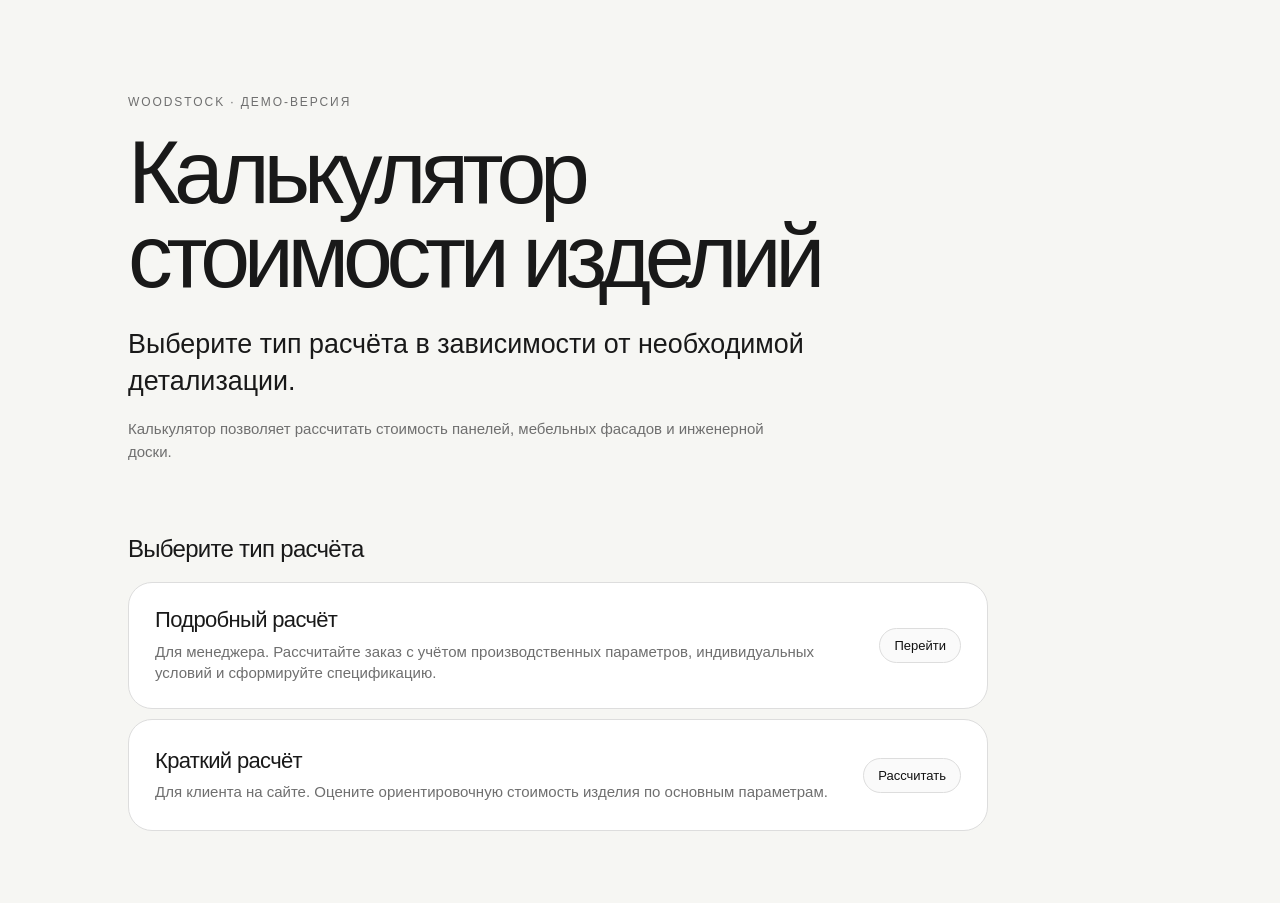
<file: index.html>
<!DOCTYPE html>
<html lang="ru">
<head>
  <meta charset="UTF-8" />

  <meta
    name="viewport"
    content="width=device-width, initial-scale=1.0"
  />

  <meta
    name="description"
    content="Краткий и подробный расчёт стоимости изделий Woodstock."
  />

  <title>Калькулятор Woodstock</title>

  <link rel="stylesheet" href="./css/main.css" />
</head>

<body>
  <main class="start-page">
    <section class="start-hero">
      <p class="kicker">
        Woodstock · Демо-версия
      </p>

      <h1>
        Калькулятор стоимости изделий
      </h1>

      <p class="lead">
        Выберите тип расчёта в зависимости от необходимой
        детализации.
      </p>

      <p class="note">
        Калькулятор позволяет рассчитать стоимость панелей,
        мебельных фасадов и инженерной доски.
      </p>
    </section>

    <section
      class="mode-section"
      aria-labelledby="calculation-mode-title"
    >
      <h2 id="calculation-mode-title">
        Выберите тип расчёта
      </h2>

    <div class="mode-list">
    <a
        class="mode-card mode-card--active"
        href="./pages/detailed/product-type.html"
        data-calculation-mode="detailed"
    >
        <span class="mode-card__body">
        <span class="mode-card__title">
            Подробный расчёт
        </span>

        <span class="mode-card__text">
            Для менеджера. Рассчитайте заказ с учётом производственных параметров,
            индивидуальных условий и сформируйте спецификацию.
        </span>
        </span>

        <span class="mode-card__action">
        Перейти
        </span>
    </a>

    <a
        class="mode-card mode-card--active"
        href="./pages/quick/product-type.html"
        data-calculation-mode="quick"
    >
        <span class="mode-card__body">
        <span class="mode-card__title">
            Краткий расчёт
        </span>

        <span class="mode-card__text">
            Для клиента на сайте. Оцените ориентировочную стоимость изделия по основным
            параметрам.
        </span>
        </span>

        <span class="mode-card__action">
        Рассчитать
        </span>
    </a>
    </div>
    </section>
  </main>

  <script src="./js/start.js"></script>
</body>
</html>
</file>
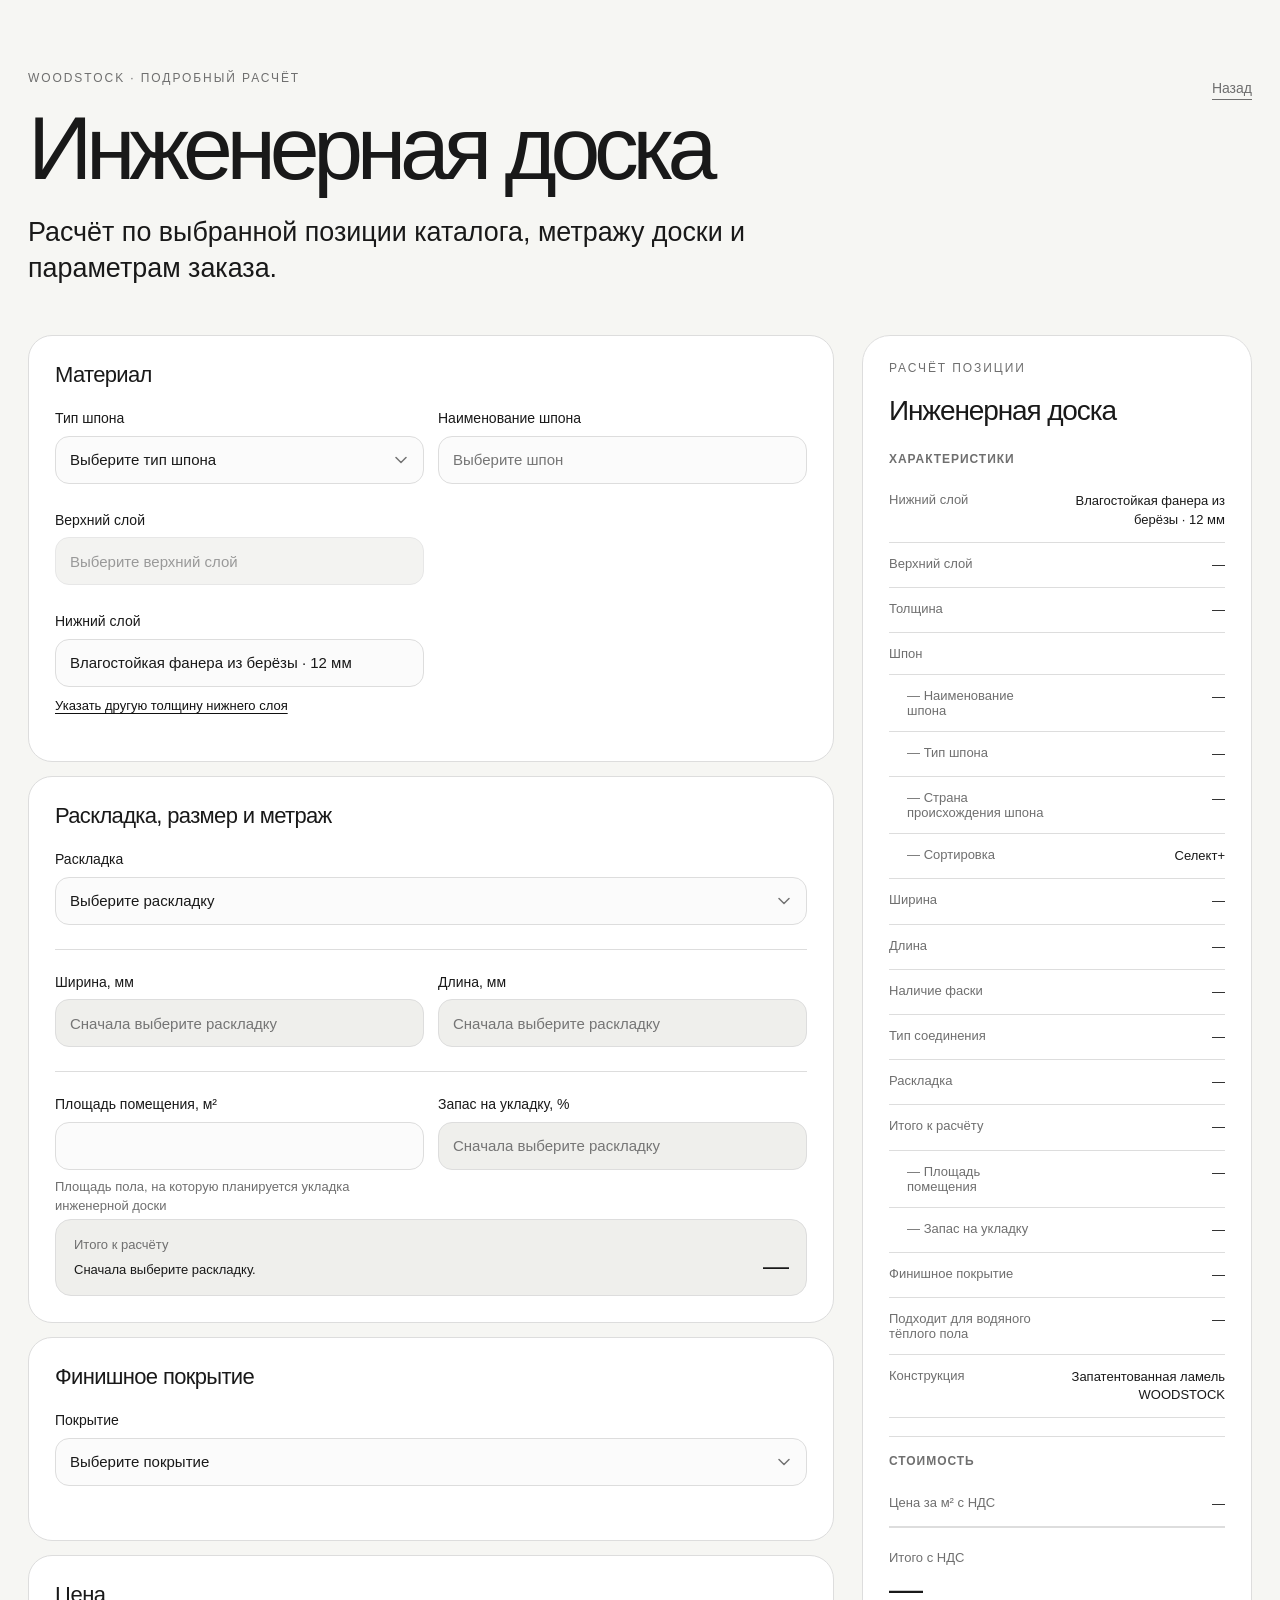
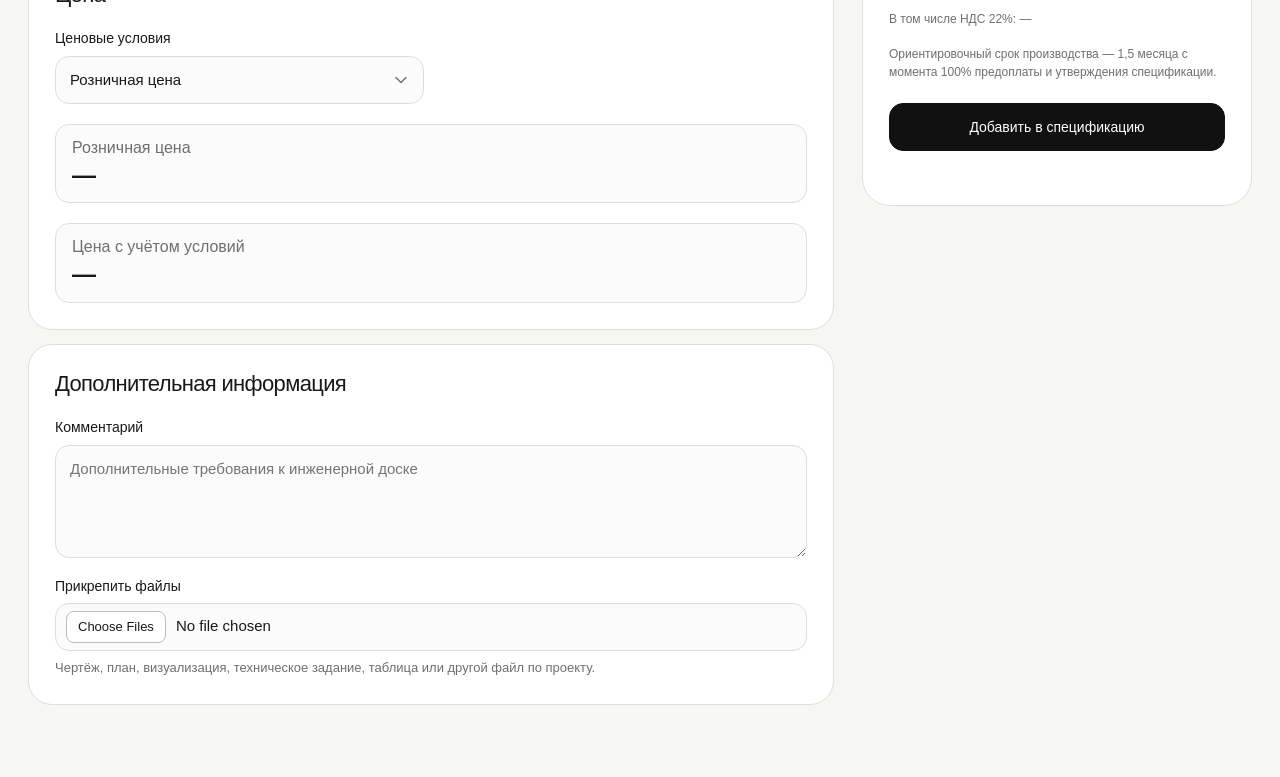
<file: pages/detailed/flooring.html>
<!DOCTYPE html>
<html lang="ru">
<head>
  <meta charset="UTF-8" />
  <meta name="viewport" content="width=device-width, initial-scale=1.0" />
  <title>Инженерная доска — подробный расчёт WOODSTOCK</title>
  <link rel="stylesheet" href="../../css/main.css" />
</head>
<body>
  <main class="start-page calc-page flooring-page">
    <header class="page-head calc-head">
      <div class="page-head__content">
        <p class="kicker">WOODSTOCK · Подробный расчёт</p>
        <h1>Инженерная доска</h1>
        <p class="lead">Расчёт по выбранной позиции каталога, метражу доски и параметрам заказа.</p>
      </div>
      <a class="back-link" href="./product-type.html">Назад</a>
    </header>

    <section class="calc-layout">
      <form class="calc-form" id="flooringForm" novalidate>
        <section class="form-block">
          <h2>Материал</h2>
          <div class="field-grid field-grid--two">
            <label class="field" id="materialTypeField">
              <span class="field__label">Тип шпона</span>
              <select id="materialTypeSelect">
                <option value="">Выберите тип шпона</option>
              </select>
            </label>

            <div class="field autocomplete-field" id="speciesField">
              <label class="field__label" for="speciesInput">Наименование шпона</label>
              <div class="autocomplete-control">
                <input
                  id="speciesInput"
                  type="text"
                  autocomplete="off"
                  placeholder="Выберите шпон"
                  aria-describedby="speciesSearchHint"
                  aria-controls="speciesSuggestions"
                  aria-expanded="false"
                />
                <button class="autocomplete-clear is-hidden" id="speciesClearButton" type="button" aria-label="Очистить наименование шпона">×</button>
                <div class="autocomplete-menu is-hidden" id="speciesSuggestions" role="listbox"></div>
              </div>
              <span class="field__note" id="speciesSearchHint"></span>
              <span class="field__error" id="speciesError"></span>
            </div>
          </div>

          <div class="field-grid field-grid--two">
            <label class="field" id="topLayerField">
              <span class="field__label">Верхний слой</span>
              <select id="topLayerSelect" disabled>
                <option value="">Выберите верхний слой</option>
              </select>
              <span class="field__note" id="topLayerHint"></span>
              <span class="field__error" id="topLayerError"></span>
            </label>

            <label class="field is-hidden" id="patternTypeField">
              <span class="field__label">Тип рисунка</span>
              <select id="patternTypeSelect" disabled>
                <option value="">Выберите тип рисунка</option>
              </select>
              <span class="field__error" id="patternTypeError"></span>
            </label>
          </div>

          <div class="field-grid field-grid--two">
            <div class="field" id="baseThicknessField">
              <span class="field__label">Нижний слой</span>
              <div class="static-value" id="baseSummary">Влагостойкая фанера из берёзы · 12 мм</div>
              <button class="field-action" id="baseThicknessToggle" type="button" aria-expanded="false" aria-controls="customBaseThicknessField">Указать другую толщину нижнего слоя</button>
              <span class="field__error" id="baseThicknessError"></span>
            </div>
          </div>

          <input id="sortingSelect" type="hidden" value="Select+" />

          <div class="field field-reveal-target is-hidden" id="customBaseThicknessField">
            <label class="field__label" for="baseThicknessInput">Толщина нижнего слоя, мм</label>
            <input id="baseThicknessInput" type="number" min="8" max="21" step="0.1" inputmode="decimal" placeholder="8–21" />
            <span class="field__note">При толщине нижнего слоя, отличной от 12 мм, стоимость увеличивается на 10%.</span>
            <span class="field__error" id="baseThicknessInputError"></span>
          </div>
        </section>

        <section class="form-block is-hidden" id="selectionSurchargeBlock">
          <h2>Дополнительный отбор</h2>
          <div class="selection-options" id="selectionSurchargeOptions"></div>
        </section>

        <section class="form-block">
          <h2>Раскладка, размер и метраж</h2>

          <div class="form-subsection">

            <label class="field" id="patternField">
              <span class="field__label">Раскладка</span>
              <select id="patternSelect">
                <option value="">Выберите раскладку</option>
              </select>
              <span class="field__error" id="patternError"></span>
            </label>

            <label class="field is-hidden" id="angleField">
              <span class="field__label">Угол торцевого реза</span>
              <select id="angleSelect">
                <option value="">Выберите угол</option>
              </select>
              <span class="field__error" id="angleError"></span>
            </label>

            <div class="field is-hidden" id="customPatternField">
              <label class="field__label" for="customPatternInput">Описание раскладки</label>
              <textarea id="customPatternInput" rows="4" placeholder="Опишите желаемую раскладку и дополнительные требования"></textarea>
              <span class="field__error" id="customPatternError"></span>

              <div class="file-upload-box">
                <label class="field__label" for="customPatternFileInput">Материалы к раскладке</label>
                <input
                  id="customPatternFileInput"
                  type="file"
                  multiple
                  accept=".pdf,.dwg,.dxf,.jpg,.jpeg,.png,.doc,.docx,.xls,.xlsx"
                />
                <span class="field__note">План, схема раскладки или техническое задание.</span>
                <div class="uploaded-files is-hidden" id="customPatternFileName">Файлы не выбраны</div>
              </div>
            </div>

            <p class="field-warning is-hidden" id="customPatternWarning">Индивидуальная раскладка требует согласования с производством.</p>
          </div>

          <div class="form-subsection">

            <div class="field-grid field-grid--two">
              <label class="field" id="widthField">
                <span class="field__label">Ширина, мм</span>
                <input
                  id="widthInput"
                  type="number"
                  step="1"
                  inputmode="numeric"
                  placeholder="Сначала выберите раскладку"
                  disabled
                />
                <span class="field__error" id="widthError"></span>
              </label>

              <label class="field" id="lengthField">
                <span class="field__label" id="lengthLabel">Длина, мм</span>
                <input
                  id="lengthInput"
                  type="number"
                  step="1"
                  inputmode="numeric"
                  placeholder="Сначала выберите раскладку"
                  disabled
                />
                <span class="field__error" id="lengthError"></span>
              </label>
            </div>

            <p class="field-warning is-hidden" id="widthWarning">Для ширины более 130 мм расчёт требует подтверждения наличия подходящего материала.</p>
          </div>

          <div class="form-subsection">

            <div class="field-grid field-grid--two">
              <label class="field" id="boardAreaField">
                <span class="field__label">Площадь помещения, м²</span>
                <input id="boardAreaInput" type="number" min="0.01" step="0.01" inputmode="decimal" />
                <span class="field__note">Площадь пола, на которую планируется укладка инженерной доски</span>
                <span class="field__error" id="boardAreaError"></span>
              </label>

              <label class="field" id="wasteField">
                <span class="field__label">Запас на укладку, %</span>
                <input
                  id="wasteInput"
                  type="number"
                  min="0"
                  max="30"
                  step="0.1"
                  inputmode="decimal"
                  placeholder="Сначала выберите раскладку"
                  disabled
                />
                <span class="field__error" id="wasteError"></span>
              </label>
            </div>

            <div class="area-summary" id="areaSummary" aria-live="polite">
              <span class="area-summary__label">Итого к расчёту</span>
              <strong class="area-summary__value" id="areaWithWasteValue">—</strong>
              <span class="area-summary__formula" id="areaWithWasteFormula">Укажите площадь помещения.</span>
            </div>
          </div>
        </section>

        <section class="form-block">
          <h2>Финишное покрытие</h2>
          <label class="field" id="coatingField">
            <span class="field__label">Покрытие</span>
            <select id="coatingSelect">
              <option value="">Выберите покрытие</option>
            </select>
            <span class="field__note" id="coatingHint"></span>
            <span class="field__error" id="coatingError"></span>
          </label>
          <label class="field is-hidden" id="glossField">
            <span class="field__label" id="glossLabel">Степень блеска</span>
            <select id="glossInput"></select>
            <span class="field__note" id="glossHint"></span>
            <span class="field__error" id="glossError"></span>
          </label>
        </section>

        <section class="form-block">
          <h2>Цена</h2>

          <div class="field-grid field-grid--two">
            <!--
              Расширенные права (временно отключено до личного кабинета / ролевой модели):
              <label class="field" id="clientTypeField">
                <span class="field__label">Тип покупателя</span>
                <select id="clientTypeSelect">
                  <option value="client">Клиент</option>
                  <option value="dealer">Дилер</option>
                </select>
              </label>
            -->
            <input id="clientTypeSelect" type="hidden" value="client" />

            <label class="field" id="loyaltyField">
              <span class="field__label">Ценовые условия</span>
              <select id="loyaltySelect">
                <option value="retail">Розничная цена</option>
                <option value="loyalty">Скидка лояльности</option>
                <option value="regular">Карта постоянного покупателя</option>
                <option value="vip">VIP-карта</option>
              </select>
            </label>
          </div>

          <div class="price-reference">
            <span>Розничная цена</span>
            <strong id="retailPriceValue">—</strong>
            <!--
              Расширенные права (временно отключено до личного кабинета / ролевой модели):
              <button class="field-action is-hidden" id="customPriceToggle" type="button" aria-expanded="false" aria-controls="customPriceField">Изменить цену для расчёта</button>
            -->
          </div>

          <!--
            Расширенные права (временно отключено до личного кабинета / ролевой модели):
            <label class="field is-hidden" id="customPriceField">
              <span class="field__label" for="customPriceInput">Цена для расчёта, ₽/м²</span>
              <input id="customPriceInput" type="text" inputmode="decimal" autocomplete="off" />
              <button class="field-action" id="resetCustomPriceButton" type="button">Вернуть розничную цену</button>
              <span class="field__error" id="customPriceError"></span>
            </label>
          -->
          <input id="customPriceInput" type="hidden" value="" />

          <section class="is-hidden" id="priceAdjustmentsBlock">
            <h3 class="subheading">Условия, влияющие на цену</h3>
            <div class="dynamic-adjustments" id="priceAdjustmentsList"></div>
          </section>

          <div class="price-reference price-reference--result" id="finalUnitPriceField">
            <span>Цена с учётом условий</span>
            <strong id="finalUnitPriceValue">—</strong>
            <span class="field__error" id="finalUnitPriceError"></span>
          </div>

          <!-- Служебные поля сохранены для совместимости со спецификацией. -->
          <input id="finalUnitPriceInput" type="hidden" value="" />
          <input id="unitPriceInput" type="hidden" value="" />
          <input id="discountInput" type="hidden" value="0" />
          <input id="markupInput" type="hidden" value="0" />
        </section>

        <section class="form-block">
          <h2>Дополнительная информация</h2>
          <label class="field">
            <span class="field__label">Комментарий</span>
            <textarea id="commentInput" rows="4" placeholder="Дополнительные требования к инженерной доске"></textarea>
          </label>
          <label class="field file-upload-box">
            <span class="field__label">Прикрепить файлы</span>
            <input id="filesInput" type="file" multiple />
            <span class="field__note">Чертёж, план, визуализация, техническое задание, таблица или другой файл по проекту.</span>
            <div class="uploaded-files is-hidden" id="selectedFiles">Файлы не выбраны</div>
          </label>
        </section>
      </form>

      <aside class="spec-panel">
        <div class="spec-panel__inner">
          <p class="kicker">Расчёт позиции</p>
          <h2 class="spec-title">Инженерная доска</h2>

          <div class="spec-groups">
            <section class="spec-group">
              <h3 class="spec-group__title">Характеристики</h3>
              <dl class="spec-list spec-list--full">
                <div><dt>Нижний слой</dt><dd><span id="specBase">—</span><span class="spec-value-note is-hidden" id="specBaseNote">* Нестандартная толщина</span></dd></div>
                <div><dt>Верхний слой</dt><dd id="specTopLayer">—</dd></div>
                <div><dt>Толщина</dt><dd id="specThickness">—</dd></div>

                <div><dt>Шпон</dt><dd></dd></div>
                <div id="specSpeciesRow" class="spec-list__nested"><dt id="specSpeciesLabel">Наименование шпона</dt><dd id="specSpecies">—</dd></div>
                <div id="specSpeciesNameRow" class="spec-list__nested is-hidden"><dt>Наименование</dt><dd id="specSpeciesName">—</dd></div>
                <div id="specMaterialTypeRow" class="spec-list__nested"><dt>Тип шпона</dt><dd id="specMaterialType">—</dd></div>
                <div class="spec-list__nested"><dt>Страна происхождения шпона</dt><dd>—</dd></div>
                <div id="specPatternTypeRow" class="spec-list__nested is-hidden"><dt>Тип рисунка</dt><dd id="specPatternType">—</dd></div>
                <div class="spec-list__nested"><dt>Сортировка</dt><dd id="specSorting">—</dd></div>

                <div><dt>Ширина</dt><dd id="specWidth">—</dd></div>
                <div><dt>Длина</dt><dd id="specLength">—</dd></div>
                <div><dt>Наличие фаски</dt><dd id="specChamfer">—</dd></div>
                <div><dt>Тип соединения</dt><dd id="specConnection">—</dd></div>

                <div><dt>Раскладка</dt><dd id="specPattern">—</dd></div>
                <div id="specAngleRow" class="spec-list__nested is-hidden"><dt>Угол торцевого реза</dt><dd id="specAngle">—</dd></div>
                <div id="specCustomPatternRow" class="spec-list__nested is-hidden"><dt>Описание раскладки</dt><dd id="specCustomPattern">—</dd></div>
                <div id="specCustomPatternFileRow" class="spec-list__nested is-hidden"><dt>Файлы индивидуальной раскладки</dt><dd id="specCustomPatternFile">—</dd></div>

                <div><dt>Итого к расчёту</dt><dd id="specAreaWithWaste">—</dd></div>
                <div class="spec-list__nested"><dt>Площадь помещения</dt><dd id="specBaseArea">—</dd></div>
                <div class="spec-list__nested"><dt>Запас на укладку</dt><dd id="specWaste">—</dd></div>

                <div><dt>Финишное покрытие</dt><dd id="specCoating">—</dd></div>
                <div id="specGlossRow" class="spec-list__nested is-hidden"><dt>Степень блеска</dt><dd id="specGloss">—</dd></div>

                <div><dt>Подходит для водяного тёплого пола</dt><dd id="specUnderfloorHeating">—</dd></div>
                <div><dt>Конструкция</dt><dd>Запатентованная ламель WOODSTOCK</dd></div>

                <div id="specCommentRow" class="is-hidden"><dt>Комментарий</dt><dd id="specComment">—</dd></div>
                <div id="specFilesRow" class="is-hidden"><dt>Файлы</dt><dd id="specFiles">—</dd></div>
              </dl>
            </section>

            <section class="spec-group spec-group--total">
              <h3 class="spec-group__title">Стоимость</h3>
              <dl class="spec-list spec-list--full">
                <div><dt>Цена за м² с НДС</dt><dd id="specFinalUnitPrice">—</dd></div>
              </dl>
              <div class="total-box">
                <span>Итого с НДС</span>
                <strong id="specTotal">—</strong>
                <small id="specVat">В том числе НДС 22%: —</small>
              </div>
            </section>
          </div>

          <p class="spec-note is-hidden" id="priceStatus"></p>
          <p class="spec-note">Ориентировочный срок производства — 1,5 месяца с момента 100% предоплаты и утверждения спецификации.</p>

          <button class="next-step-button" id="addToSpecButton" type="button">Добавить в спецификацию</button>
          <p class="save-status" id="saveStatus" aria-live="polite"></p>
        </div>
      </aside>
    </section>
  </main>
  <script src="../../js/core/flooring-core.js"></script>
  <script src="../../js/core/specification-state.js?v=20261125-page-edit"></script>
  <script src="../../js/specification-bridge.js?v=20261125-page-edit"></script>
  <script src="../../js/detailed-flooring.js?v=20261020-specification"></script>
</body>
</html>
</file>
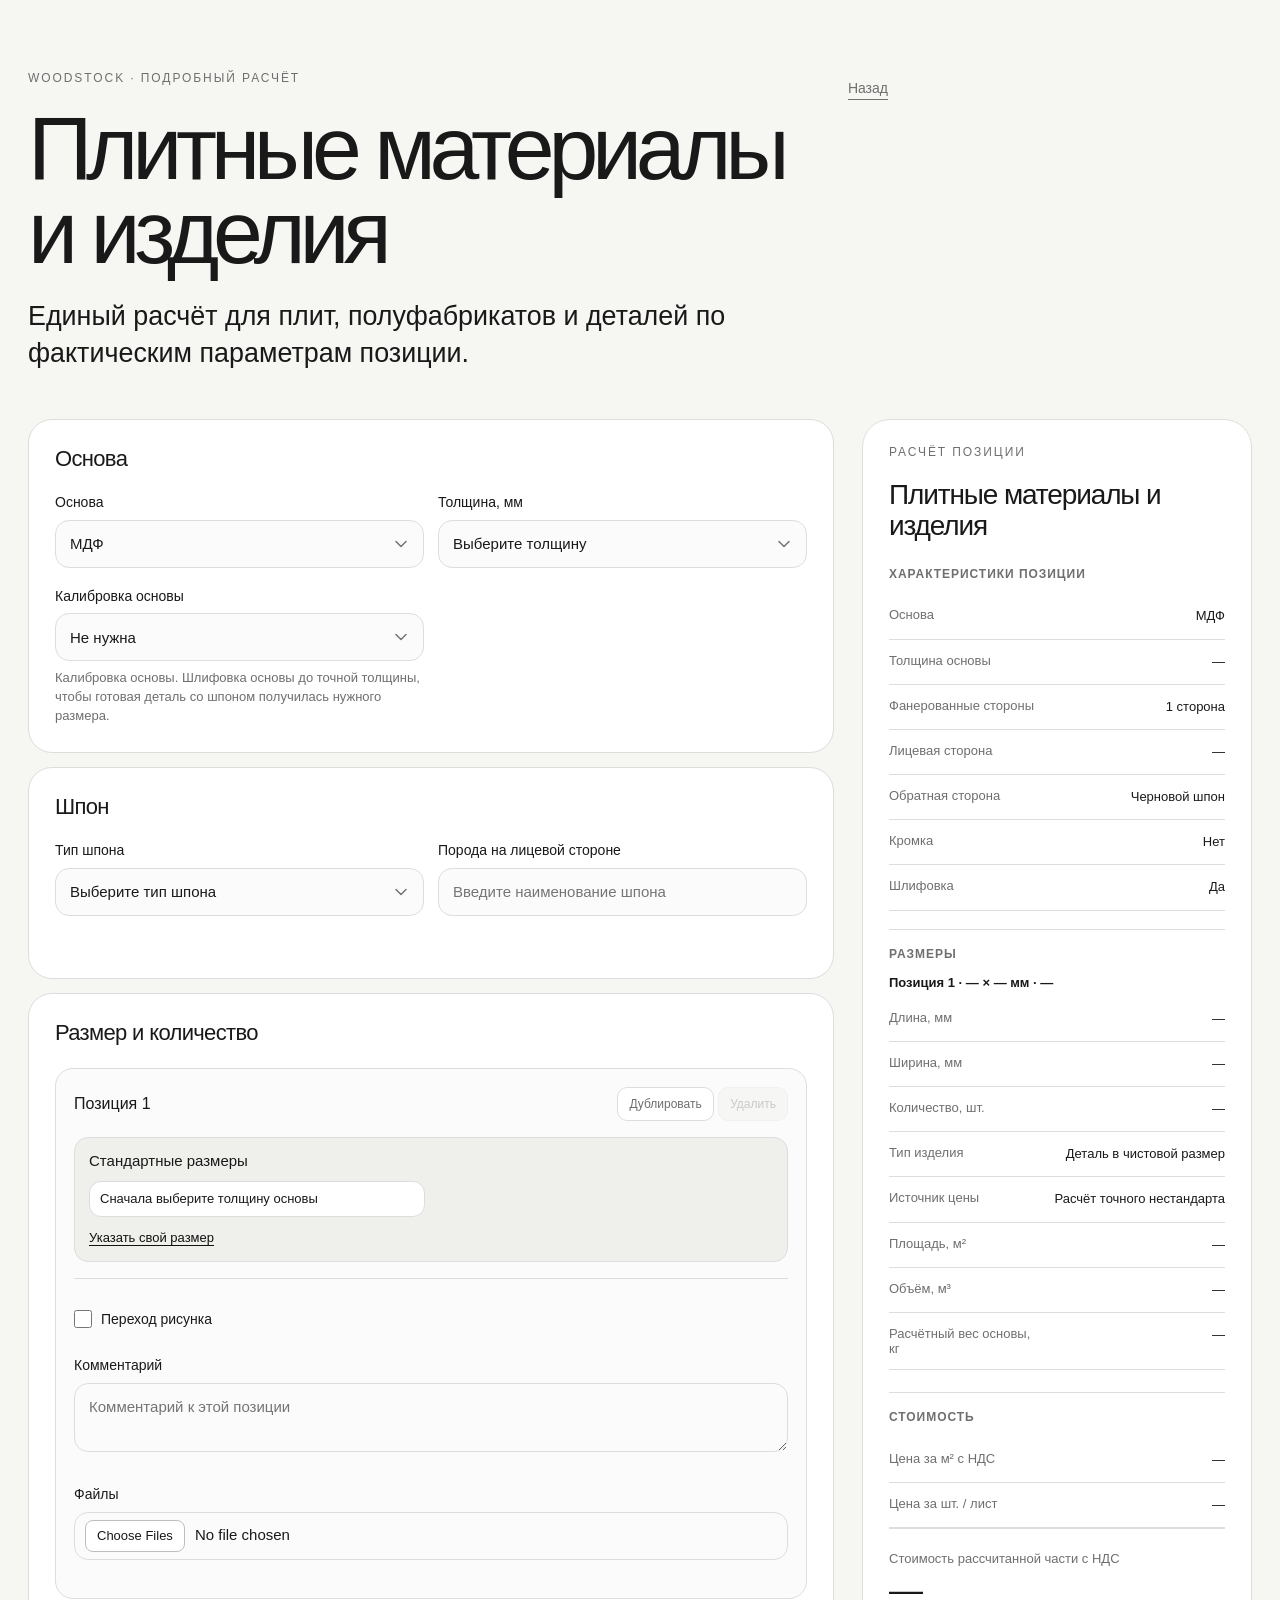
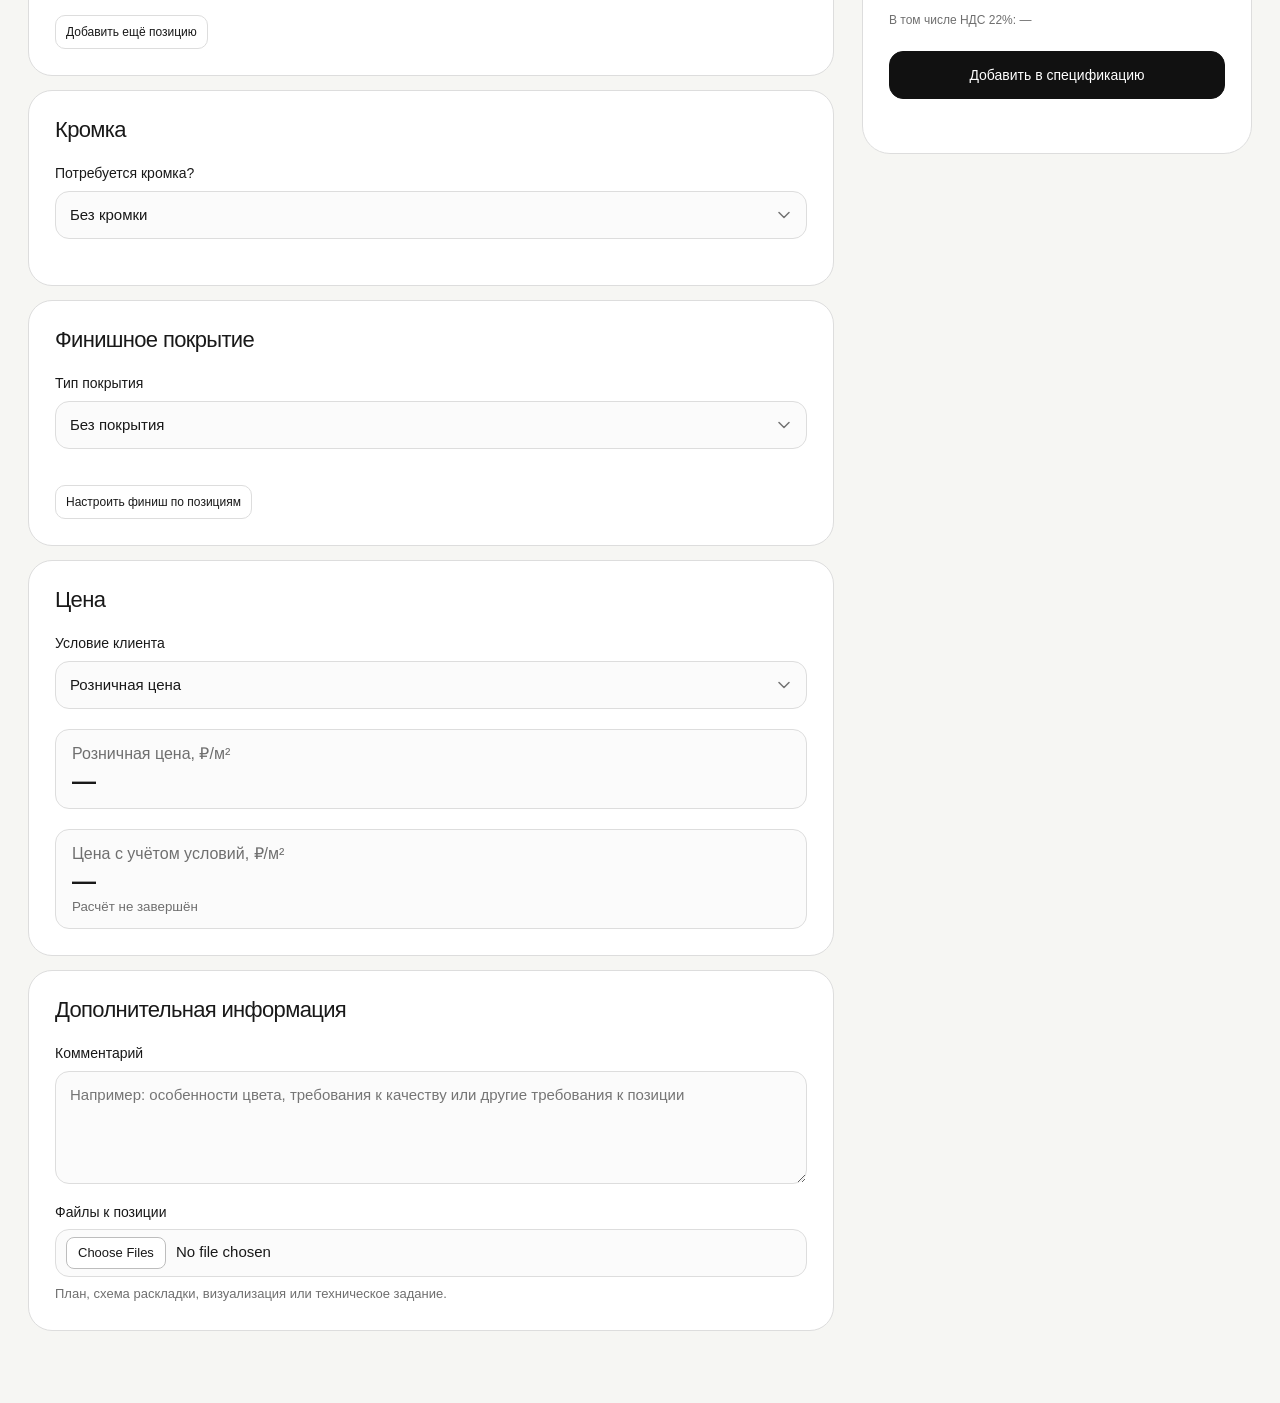
<file: pages/detailed/panels.html>
<!DOCTYPE html>
<html lang="ru">
<head>
  <meta charset="UTF-8" />
  <meta name="viewport" content="width=device-width, initial-scale=1.0" />
  <title>Плитные материалы и изделия — подробный расчёт Woodstock</title>
  <link rel="stylesheet" href="../../css/main.css?v=20261106-edge-side-diagram" />
</head>
<body>
  <main class="start-page calc-page plate-page">
    <header class="page-head calc-head">
      <div class="page-head__content">
        <p class="kicker">WOODSTOCK · Подробный расчёт</p>
        <h1>Плитные материалы и изделия</h1>
        <p class="lead">Единый расчёт для плит, полуфабрикатов и деталей по фактическим параметрам позиции.</p>
      </div>
      <a class="back-link" href="./product-type.html">Назад</a>
    </header>

    <section class="calc-layout">
      <form class="calc-form" id="panelForm" novalidate>
        <section class="form-block">
          <h2>Основа</h2>
          <div class="field-grid field-grid--two">
            <label class="field">
              <span class="field__label">Основа</span>
              <select id="baseSelect"><option value="">Выберите основу</option></select>
            </label>

            <div class="field">
              <span class="field__label">Толщина, мм</span>
              <select id="baseThicknessSelect" disabled>
                <option value="">Сначала выберите основу</option>
              </select>
            </div>
          </div>

          <div class="field-grid field-grid--two calibration-fields" id="calibrationFields">
            <label class="field">
              <span class="field__label">Калибровка основы</span>
              <select id="calibrationSelect">
                <option value="no">Не нужна</option>
                <option value="yes">Нужна</option>
              </select>
              <span class="field__note is-hidden" id="calibrationRequiredNote">Калибровка обязательна для выбранной основы.</span>
            </label>
            <label class="field is-hidden" id="calibrationTargetField">
              <span class="field__label">Толщина основы после калибровки, мм</span>
              <input id="calibrationTargetInput" type="number" min="0.1" step="0.1" inputmode="decimal" />
              <span class="field__error" id="calibrationTargetError"></span>
            </label>
            <label class="field is-hidden" id="calibrationDepthField">
              <span class="field__label">Съём при калибровке, мм</span>
              <input id="calibrationDepthInput" type="number" step="0.1" inputmode="decimal" readonly aria-readonly="true" />
              <span class="field__note" id="calibrationDepthNote">Рассчитывается автоматически: исходная толщина основы − толщина после калибровки. Себестоимость 150 ₽/м² за каждый 1 мм съёма; в цене учтена наценка 50%.</span>
              <span class="field__error" id="calibrationDepthError"></span>
            </label>
          </div>
          <p class="field-warning is-hidden" id="heavyPlateWarning"></p>
          <p class="base-production-note is-hidden" id="baseProductionCostHint"></p>
        </section>

        <section class="form-block">
          <h2>Шпон</h2>

          <div class="field-grid field-grid--two">
            <label class="field" id="veneerTypeField">
              <span class="field__label">Тип шпона</span>
              <select id="veneerTypeSelect">
                <option value="">Выберите тип шпона</option>
              </select>
            </label>

            <div class="field autocomplete-field" id="veneerAField">
              <label class="field__label" id="veneerAInputLabel" for="veneerAInput">Порода на лицевой стороне</label>
              <div class="autocomplete-control">
                <input id="veneerAInput" type="text" autocomplete="off" placeholder="Введите наименование шпона" aria-controls="veneerASuggestions" aria-expanded="false" />
                <button class="autocomplete-clear is-hidden" id="veneerAClear" type="button" aria-label="Очистить материал лицевой стороны">×</button>
                <div class="autocomplete-menu is-hidden" id="veneerASuggestions" role="listbox"></div>
              </div>
              <span class="field__error" id="veneerAError"></span>
            </div>
          </div>

          <div class="field-grid field-grid--two is-hidden" id="veneerSelectionDetailsGrid">
            <label class="field is-hidden" id="veneerThicknessField">
              <span class="field__label">Толщина, мм</span>
              <select id="veneerThicknessSelect"></select>
              <span class="field__error" id="veneerThicknessError"></span>
            </label>

            <label class="field is-hidden" id="veneerAPricePositionField">
              <span class="field__label">Позиция прайса (сорт)</span>
              <select id="veneerAPricePositionSelect" aria-describedby="veneerAPricePositionError"><option value="">Выберите позицию прайса (сорт)</option></select>
              <span class="field__error" id="veneerAPricePositionError"></span>
            </label>

            <label class="field is-hidden" id="veneeredSidesField">
              <span class="field__label">Фанеровка</span>
              <select id="veneeredSidesSelect">
                <option value="1">1 сторона</option>
                <option value="2">2 стороны</option>
              </select>
            </label>
          </div>

          <div class="field-grid field-grid--two is-hidden" id="veneerSideBGrid">
            <label class="field is-hidden" id="reverseSideField">
              <span class="field__label">Обратная сторона</span>
              <select id="reverseSideSelect">
                <option value="rough">Черновой шпон</option>
                <option value="paper">Бумага</option>
              </select>
              <span class="field__error" id="reverseSideHint"></span>
            </label>
          </div>

          <div class="field-grid field-grid--two is-hidden" id="veneerBFields">
            <label class="field">
              <span class="field__label">Порода на обратной стороне</span>
              <select id="veneerBModeSelect">
                <option value="same">Такой же, как лицевая сторона</option>
                <option value="other">Другой материал</option>
                <option value="rough" hidden disabled>Черновой шпон</option>
              </select>
              <span class="field__error" id="veneerBModeHint"></span>
            </label>
            <div class="field autocomplete-field is-hidden" id="veneerBSearchField">
              <label class="field__label" id="veneerBInputLabel" for="veneerBInput">Другой шпон — обратная сторона</label>
              <div class="autocomplete-control">
                <input id="veneerBInput" type="text" autocomplete="off" placeholder="Введите наименование материала" aria-controls="veneerBSuggestions" aria-expanded="false" />
                <button class="autocomplete-clear is-hidden" id="veneerBClear" type="button" aria-label="Очистить шпон обратной стороны">×</button>
                <div class="autocomplete-menu is-hidden" id="veneerBSuggestions" role="listbox"></div>
              </div>
              <span class="field__error" id="veneerBError"></span>
            </div>
            <label class="field is-hidden" id="veneerBPricePositionField">
              <span class="field__label">Позиция прайса (сорт)</span>
              <select id="veneerBPricePositionSelect" aria-describedby="veneerBPricePositionError"><option value="">Выберите позицию прайса (сорт)</option></select>
              <span class="field__error" id="veneerBPricePositionError"></span>
            </label>
            <label class="field is-hidden" id="veneerBRoughThicknessField">
              <span class="field__label">Толщина чернового шпона обратной стороны</span>
              <select id="veneerBRoughThicknessSelect"><option value="">Выберите толщину</option></select>
            </label>
          </div>

          <div class="field-grid field-grid--two is-hidden" id="veneerLayoutGrid">
            <label class="field is-hidden" id="veneerCutField">
              <span class="field__label">Тип рисунка лицевой стороны</span>
              <select id="veneerCutSelect" aria-describedby="veneerCutHint"><option value="">Выберите тип рисунка</option></select>
              <span class="field__note" id="veneerCutHint"><strong>Радиальный.</strong> Рисунок из ровных полос, спокойный и однородный.<br><strong>Тангенциальный.</strong> Рисунок из дуг и волн, яркий и живой. Листы не похожи друг на друга.</span>
              <span class="field__error" id="veneerCutError"></span>
            </label>
            <label class="field is-hidden" id="layoutField">
              <span class="field__label">Раскладка / рисунок шпона — лицевая сторона</span>
              <select id="layoutSelect"><option value="">Выберите раскладку</option></select>
              <span class="field__error" id="layoutError"></span>
            </label>
          </div>

          <div class="field-grid field-grid--two" id="backVeneerLayoutGrid">
            <label class="field is-hidden" id="veneerBCutField">
              <span class="field__label">Тип рисунка обратной стороны</span>
              <select id="veneerBCutSelect" aria-describedby="veneerBCutHint"><option value="">Выберите тип рисунка</option></select>
              <span class="field__note" id="veneerBCutHint"><strong>Радиальный.</strong> Рисунок из ровных полос, спокойный и однородный.<br><strong>Тангенциальный.</strong> Рисунок из дуг и волн, яркий и живой. Листы не похожи друг на друга.</span>
              <span class="field__error" id="veneerBCutError"></span>
            </label>
          <label class="field is-hidden" id="layoutBField">
            <span class="field__label">Раскладка / рисунок шпона — обратная сторона</span>
            <select id="layoutBSelect"><option value="">Как на лицевой стороне</option></select>
          </label>
          </div>

          <div class="conditional-block is-hidden" id="layoutTzFields">
            <label class="field">
              <span class="field__label">Комментарий к раскладке</span>
              <textarea id="layoutTzComment" rows="3" placeholder="Опишите требования к раскладке"></textarea>
            </label>
            <div class="file-upload-box">
              <label class="field__label" for="layoutTzFiles">Файлы к раскладке</label>
              <input id="layoutTzFiles" type="file" multiple accept=".pdf,.dwg,.dxf,.jpg,.jpeg,.png,.doc,.docx,.xls,.xlsx" />
              <span class="field__note">Добавьте чертёж, схему или техническое задание.</span>
              <div class="uploaded-files is-hidden" id="layoutTzFileNames">Файлы не выбраны</div>
            </div>
            <p class="field__error is-hidden" id="layoutTzError"></p>
          </div>

          <div class="conditional-block is-hidden" id="veneerInfoMessages">
            <p class="field-warning is-hidden" id="readyShirtThicknessWarning"></p>
            <p class="field-warning is-hidden" id="mixMatchWarning"></p>
            <p class="field-warning is-hidden" id="designLayoutWarning"></p>
          </div>
        </section>

        <section class="form-block">
          <h2>Размер и количество</h2>
          <div class="size-rows" id="sizeRows"></div>
          <p class="field__error is-hidden" id="sizeBlockError"></p>
          <button class="secondary-button add-size-row-button" id="addSizeRowBtn" type="button">Добавить ещё позицию</button>
        </section>

        <section class="form-block">
          <h2>Кромка</h2>
          <label class="field">
            <span class="field__label">Потребуется кромка?</span>
            <select id="edgeModeSelect">
              <option value="none">Без кромки</option>
              <option value="attached">Облицовка деталей кромкой</option>
              <option value="separate">Кромка в рулоне</option>
            </select>
          </label>

          <div class="conditional-block is-hidden" id="attachedEdgeFields">
            <div class="field-grid field-grid--two">
              <label class="field">
                <span class="field__label">Стороны облицовки</span>
                <select id="edgeSidesSelect" aria-describedby="edgeSideDiagram">
                  <option value="">Выберите стороны облицовки</option>
                </select>
                <span class="edge-side-diagram" id="edgeSideDiagram" role="img" aria-label="Схема сторон детали: сверху — Длина, верх; снизу — Длина, низ; слева — Ширина, лево; справа — Ширина, право.">
                  <span class="edge-side-diagram__top">Длина, верх</span>
                  <span class="edge-side-diagram__left">Ширина, лево</span>
                  <span class="edge-side-diagram__square" aria-hidden="true"></span>
                  <span class="edge-side-diagram__right">Ширина, право</span>
                  <span class="edge-side-diagram__bottom">Длина, низ</span>
                </span>
              </label>
              <label class="field">
                <span class="field__label">Тип кромки</span>
                <select id="edgeTypeSelect">
                  <option value="">Выберите тип кромки</option>
                </select>
              </label>
            </div>

            <div class="field-grid field-grid--two">
              <div class="field autocomplete-field">
                <label class="field__label" for="edgeMaterialInput">Порода</label>
                <div class="autocomplete-control">
                  <input id="edgeMaterialInput" type="text" autocomplete="off" placeholder="Сначала выберите тип кромки" aria-controls="edgeMaterialSuggestions" aria-expanded="false" />
                  <button class="autocomplete-clear is-hidden" id="edgeMaterialClear" type="button" aria-label="Очистить наименование кромки">×</button>
                  <div class="autocomplete-menu is-hidden" id="edgeMaterialSuggestions" role="listbox"></div>
                </div>
                <span class="field__note">Подставляется по шпону лицевой стороны. Можно выбрать другой материал. Цена берётся из прайса кромки.</span>
                <span class="field__error" id="edgeMaterialError"></span>
              </div>

              <label class="field is-hidden" id="edgeThicknessField">
                <span class="field__label">Толщина, мм</span>
                <select id="edgeThicknessSelect">
                  <option value="">Выберите толщину кромки</option>
                </select>
              </label>
            </div>

            <div class="field-grid field-grid--two">
              <label class="field" id="edgeWidthField">
                <span class="field__label">Ширина, мм</span>
                <select id="edgeWidthSelect" disabled>
                  <option value="">Выберите позицию кромки</option>
                </select>
              </label>
              <label class="field is-hidden" id="edgeOrderWidthField">
                <span class="field__label">Ширина, мм</span>
                <input id="edgeOrderWidthInput" type="number" min="1" step="1" inputmode="decimal" />
                <span class="field__note">Предложена ширина по толщине детали; можно изменить. Цена заказной кромки требует согласования.</span>
              </label>
            </div>

            <div class="field-grid field-grid--two">
              <select id="edgeBevelSelect" hidden disabled aria-hidden="true">
                <option value="no">Нет</option>
              </select>
              <div class="field">
                <span class="field__label">Расчётный метраж</span>
                <p class="field__note" id="attachedEdgeMetersSummary">—</p>
                <p class="field__note" id="edgeCostSummary">—</p>
              </div>
            </div>

            <button class="secondary-button finish-position-toggle" id="positionEdgeToggle" type="button" aria-expanded="false">Настроить кромку по позициям</button>
            <div class="finish-position-overrides is-hidden" id="positionEdgeOverrides"></div>
          </div>

          <div class="conditional-block is-hidden" id="separateEdgeFields">
            <label class="field"><span class="field__label">Торцы для расчёта метража</span><select id="separateEdgeSidesSelect"></select></label>
            <div class="field-grid field-grid--two">
              <label class="field">
                <span class="field__label">Тип кромки</span>
                <select id="separateEdgeTypeSelect">
                  <option value="">Выберите тип кромки</option>
                </select>
              </label>
              <label class="field">
                <span class="field__label">Метраж к заказу, пог. м</span>
                <input id="separateEdgeMetersInput" type="number" min="0.1" step="0.1" inputmode="decimal" />
                <span class="field__note" id="separateEdgeCostSummary">—</span>
                <span class="field__note" id="separateEdgeMetersSummary">Рассчитывается по размерам и количеству деталей; можно изменить вручную.</span>
                <button class="secondary-button is-hidden" id="separateEdgeMetersReset" type="button">Вернуть автоматический метраж</button>
                <span class="field__error" id="separateEdgeMetersError"></span>
                <span class="field__note is-hidden" id="separateEdgeMetersWarning"></span>
              </label>
            </div>

            <div class="field-grid field-grid--two">
              <div class="field autocomplete-field">
                <label class="field__label" for="separateEdgeMaterialInput">Порода</label>
                <div class="autocomplete-control">
                  <input id="separateEdgeMaterialInput" type="text" autocomplete="off" placeholder="Сначала выберите тип кромки" aria-controls="separateEdgeMaterialSuggestions" aria-expanded="false" />
                  <button class="autocomplete-clear is-hidden" id="separateEdgeMaterialClear" type="button" aria-label="Очистить наименование кромки">×</button>
                  <div class="autocomplete-menu is-hidden" id="separateEdgeMaterialSuggestions" role="listbox"></div>
                </div>
                <span class="field__note">Подставляется по шпону лицевой стороны. Можно выбрать другой материал. Цена берётся из прайса кромки.</span>
                <span class="field__error" id="separateEdgeMaterialError"></span>
              </div>

              <label class="field is-hidden" id="separateEdgeThicknessField">
                <span class="field__label">Толщина, мм</span>
                <select id="separateEdgeThicknessSelect">
                  <option value="">Выберите толщину кромки</option>
                </select>
              </label>
            </div>

            <div class="field-grid field-grid--two">
              <label class="field" id="separateEdgeWidthField">
                <span class="field__label">Ширина, мм</span>
                <select id="separateEdgeWidthSelect" disabled>
                  <option value="">Выберите позицию кромки</option>
                </select>
              </label>
              <label class="field is-hidden" id="separateEdgeOrderWidthField">
                <span class="field__label">Ширина, мм</span>
                <input id="separateEdgeOrderWidthInput" type="number" min="1" step="1" inputmode="decimal" />
                <span class="field__note">Предложена ширина по толщине детали; можно изменить. Цена заказной кромки требует согласования.</span>
              </label>
            </div>
          </div>

          <div class="conditional-block is-hidden" id="edgeCommentField">
            <label class="field">
              <span class="field__label">Комментарий</span>
              <textarea id="edgeCommentInput" rows="3" aria-describedby="edgeSideCommentHint"></textarea>
              <span class="field__note is-hidden" id="edgeSideCommentHint"><em>Укажите по схеме, какие стороны облицевать. Например: Длина, верх, длина, низ, ширина, лево.</em></span>
              <span class="field__note">Укажите при необходимости цвет, артикул или другие требования к кромке.</span>
            </label>
          </div>
        </section>

        <section class="form-block" hidden aria-hidden="true">
          <div class="dynamic-adjustments tech-operations-list">
            <div class="dynamic-adjustment-row">
              <div class="dynamic-adjustment-row__label"><strong>Фанеровка</strong></div>
              <div class="dynamic-adjustment-row__right"><strong id="techVeneeringSummary">—</strong></div>
            </div>
            <div class="dynamic-adjustment-row">
              <div class="dynamic-adjustment-row__label"><strong>Шлифовка</strong> <select id="sandingSelect" aria-label="Шлифовка"><option value="yes">Да</option><option value="no">Нет</option></select></div>
              <div class="dynamic-adjustment-row__right"><strong id="techSandingSummary">—</strong></div>
            </div>
            <div class="dynamic-adjustment-row">
              <div class="dynamic-adjustment-row__label"><strong>Чистовой припил</strong></div>
              <div class="dynamic-adjustment-row__right"><strong id="techCuttingSummary">Не требуется</strong></div>
            </div>
            <div class="dynamic-adjustment-row is-hidden" id="techGluingRow">
              <div class="dynamic-adjustment-row__label"><strong>Склейка основы</strong></div>
              <div class="dynamic-adjustment-row__right"><strong id="techGluingSummary">—</strong></div>
            </div>
            <div class="dynamic-adjustment-row is-hidden" id="techCalibrationRow">
              <div class="dynamic-adjustment-row__label"><strong>Калибровка</strong></div>
              <div class="dynamic-adjustment-row__right"><strong id="techCalibrationSummary">—</strong></div>
            </div>
          </div>
        </section>

        <section class="form-block">
          <h2>Финишное покрытие</h2>
          <label class="field">
            <span class="field__label">Финишное покрытие</span>
            <select id="finishSelect"></select>
          </label>

          <div class="conditional-block is-hidden" id="finishParameterFields">
            <div class="field-grid field-grid--two is-hidden" id="finishCommonFields">
              <label class="field" id="finishSidesField">
                <span class="field__label">Стороны финишного покрытия</span>
                <select id="finishSidesSelect"></select>
              </label>
            </div>

            <div class="conditional-block is-hidden" id="lacquerParameterFields">
              <div class="field-grid field-grid--two">
                <label class="field" id="lacquerExecutionField">
                  <span class="field__label">Лаковое исполнение</span>
                  <select id="lacquerExecutionSelect"></select>
                </label>
                <label class="field" id="lacquerGlossField">
                  <span class="field__label">Степень блеска</span>
                  <select id="lacquerGlossSelect"></select>
                  <span class="field__error is-hidden" id="lacquerGlossError" data-validation-error="finishGloss"></span>
                </label>
                <label class="field" id="lacquerProcessField">
                  <span class="field__label">Схема покрытия</span>
                  <select id="lacquerProcessSelect"></select>
                  <span class="field__error is-hidden" id="lacquerProcessError" data-validation-error="finishProcess"></span>
                </label>
              </div>
            </div>

            <div class="field-grid field-grid--two is-hidden" id="lacquerExtraFields">
              <label class="field">
                <span class="field__label">Тонировка</span>
                <select id="toningSelect">
                  <option value="no">Нет</option>
                  <option value="yes">Да</option>
                </select>
              </label>
              <label class="field">
                <span class="field__label">Изолятор</span>
                <select id="isolatorSelect">
                  <option value="no">Нет</option>
                  <option value="yes">Да</option>
                </select>
              </label>
            </div>

            <div class="field-grid field-grid--two is-hidden" id="enamelParameterFields">
              <label class="field">
                <span class="field__label">Схема покрытия</span>
                <select id="enamelVariantSelect"></select>
                <span class="field__error is-hidden" id="enamelVariantError" data-validation-error="finishEnamel"></span>
              </label>
            </div>
          </div>

          <button class="secondary-button finish-position-toggle" id="positionFinishToggle" type="button" aria-expanded="false">Настроить финиш по позициям</button>
          <div class="finish-position-overrides is-hidden" id="positionFinishOverrides"></div>
        </section>

        <section class="form-block">
          <h2>Цена</h2>

          <label class="field">
            <span class="field__label">Условие клиента</span>
            <select id="clientConditionSelect"></select>
            <span class="field__note is-hidden" id="clientConditionNote"></span>
          </label>

          <div class="price-reference">
            <span>Розничная цена, ₽/м²</span>
            <strong id="retailPriceValue">—</strong>
          </div>

          <section class="is-hidden" id="priceAdjustmentsBlock">
            <h3 class="subheading">Условия, влияющие на цену</h3>
            <div class="dynamic-adjustments" id="priceAdjustmentsList"></div>
          </section>

          <label class="field is-hidden" id="manualDiscountField">
            <span class="field__label">Ручная скидка, %</span>
            <input id="manualDiscountInput" type="number" min="0" max="10" step="0.1" inputmode="decimal" value="0" />
            <span class="field__note">Глобальная скидка на всю сумму отключена: ценовые корректировки должны относиться к соответствующим компонентам.</span>
            <span class="field__error" id="manualDiscountError"></span>
          </label>

          <div class="price-reference price-reference--result" id="finalPriceField">
            <span id="finalPriceLabel">Цена с учётом условий, ₽/м²</span>
            <strong id="finalPriceValue">—</strong>
            <small id="finalPriceNote"></small>
          </div>

          <!--
            Расширенные права временно отключены до личного кабинета / ролевой модели:
            ручное изменение прайсовой цены шпона, возврат розничной цены,
            ручное редактирование автоматических скидок и ручной выбор ценового условия МДФ.
            Прайсовые уровни в данных сохранены и используются только там, где условие
            можно определить автоматически по подтверждённым данным.
          -->
        </section>

        <section class="form-block">
          <h2>Дополнительная информация</h2>
          <label class="field">
            <span class="field__label">Комментарий</span>
            <textarea id="commentInput" rows="4" placeholder="Например: особенности цвета, требования к качеству или другие требования к позиции"></textarea>
          </label>
          <label class="field file-upload-box">
            <span class="field__label">Файлы к позиции</span>
            <input id="filesInput" type="file" multiple />
            <span class="field__note">План, схема раскладки, визуализация или техническое задание.</span>
            <div class="uploaded-files is-hidden" id="selectedFiles">Файлы не выбраны</div>
          </label>
        </section>
      </form>

      <aside class="spec-panel">
        <div class="spec-panel__inner">
          <p class="kicker">Расчёт позиции</p>
          <h2 class="spec-title">Плитные материалы и изделия</h2>
          <div class="spec-groups">
            <section class="spec-group">
              <h3 class="spec-group__title">Характеристики позиции</h3>
              <dl class="spec-list spec-list--full" id="specCharacteristics"></dl>
            </section>
            <section class="spec-group">
              <h3 class="spec-group__title">Размеры</h3>
              <div id="specSizes" class="spec-positions"></div>
            </section>
            <section class="spec-group spec-group--total">
              <h3 class="spec-group__title">Стоимость</h3>
              <dl class="spec-list spec-list--full">
                <div><dt id="specPricePerM2Label">Цена за м² с НДС</dt><dd id="specPricePerM2">—</dd></div>
                <div><dt id="specPricePerPieceLabel">Цена за шт. / лист</dt><dd id="specPricePerPiece">—</dd></div>
              </dl>
              <div class="total-box"><span id="specTotalLabel">Итого с НДС</span><strong id="specTotal">—</strong><small id="specVat">В том числе НДС 22%: —</small></div>
              <p id="specPartialNote" class="field__note is-hidden"></p>
            </section>
          </div>
          <button class="next-step-button" id="addToSpecButton" type="button">Добавить в спецификацию</button>
          <p class="save-status" id="saveStatus" aria-live="polite"></p>
        </div>
      </aside>
    </section>
  </main>
  <script src="../../js/core/panels-core.js?v=20261028-edge-threshold"></script>
  <script src="../../js/core/specification-state.js?v=20261125-page-edit"></script>
  <script src="../../js/specification-bridge.js?v=20261125-page-edit"></script>
  <script src="../../js/detailed-panels.js?v=20261124-confirmed-answers"></script>
</body>
</html>
</file>
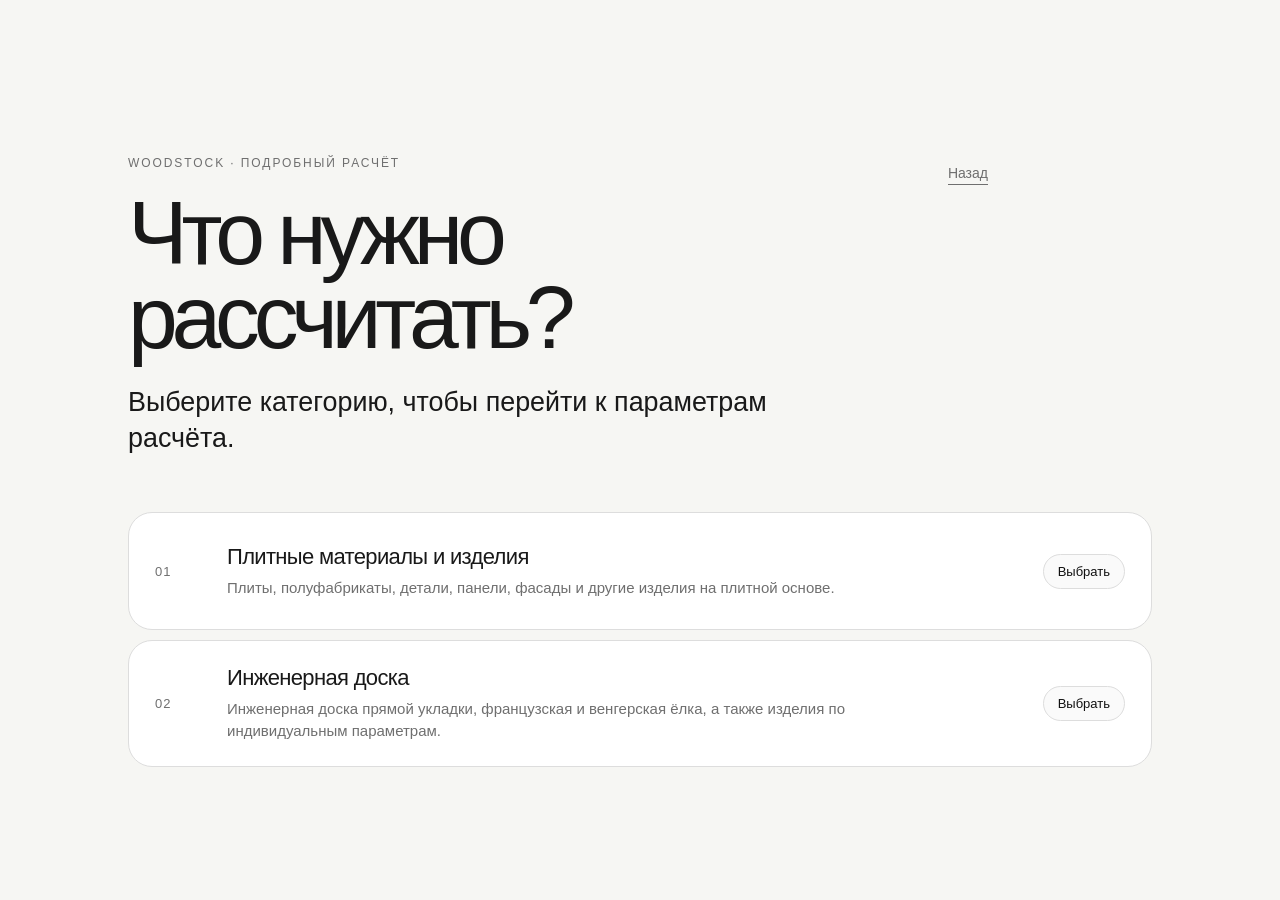
<file: pages/detailed/product-type.html>
<!DOCTYPE html>
<html lang="ru">
<head>
  <meta charset="UTF-8" />

  <meta
    name="viewport"
    content="width=device-width, initial-scale=1.0"
  />

  <meta
    name="description"
    content="Выбор категории подробного расчёта Woodstock."
  />

  <title>Подробный расчёт — Woodstock</title>

  <link rel="stylesheet" href="../../css/main.css" />
</head>

<body>
  <main class="start-page product-page">
    <header class="page-head">
      <div class="page-head__content">
        <p class="kicker">
          Woodstock · Подробный расчёт
        </p>

        <h1>
          Что нужно рассчитать?
        </h1>

        <p class="lead">
          Выберите категорию, чтобы перейти к параметрам расчёта.
        </p>
      </div>

      <a
        class="back-link"
        href="../../index.html"
      >
        Назад
      </a>
    </header>

    <section
      class="product-section"
      aria-labelledby="product-type-title"
    >
      <h2
        class="visually-hidden"
        id="product-type-title"
      >
        Категории расчёта
      </h2>

      <div class="product-list">
        <a
          class="product-card"
          href="./panels.html"
          data-product-category="panels"
        >
          <span class="product-card__number">
            01
          </span>

          <span class="product-card__body">
            <span class="product-card__title">
              Плитные материалы и изделия
            </span>

            <span class="product-card__text">
              Плиты, полуфабрикаты, детали, панели, фасады
              и другие изделия на плитной основе.
            </span>
          </span>

          <span class="product-card__action">
            Выбрать
          </span>
        </a>

        <a
          class="product-card"
          href="./flooring.html"
          data-product-category="flooring"
        >
          <span class="product-card__number">
            02
          </span>

          <span class="product-card__body">
            <span class="product-card__title">
              Инженерная доска
            </span>

            <span class="product-card__text">
              Инженерная доска прямой укладки, французская
              и венгерская ёлка, а также изделия
              по индивидуальным параметрам.
            </span>
          </span>

          <span class="product-card__action">
            Выбрать
          </span>
        </a>
      </div>
    </section>
  </main>
</body>
</html>
</file>
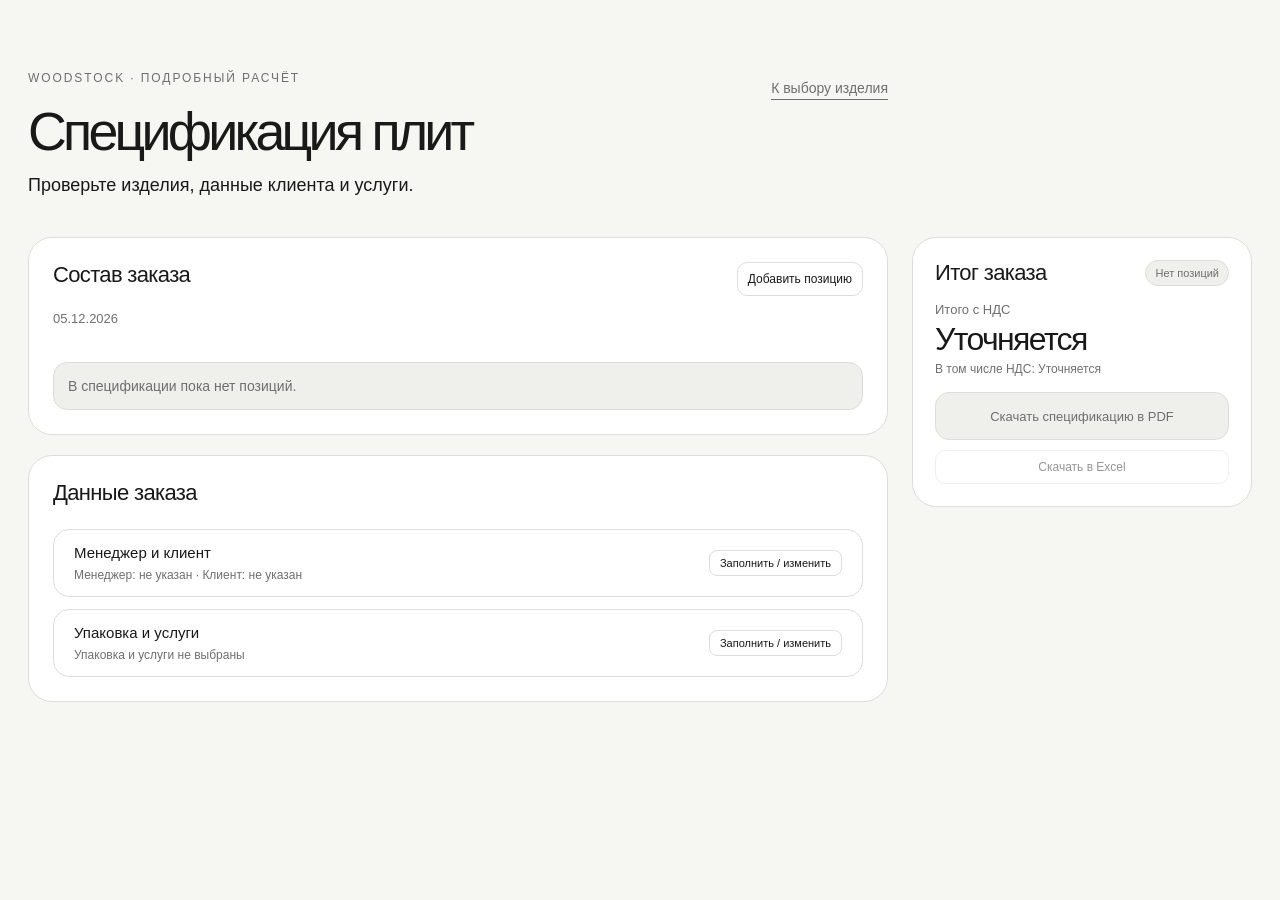
<file: pages/detailed/specification.html>
<!DOCTYPE html>
<html lang="ru"><head><meta charset="UTF-8"><meta name="viewport" content="width=device-width,initial-scale=1"><title>Woodstock — спецификация</title><link rel="stylesheet" href="../../css/main.css?v=20261125-spec-cards2"></head>
<body><main class="start-page calc-page specification-page">
<header class="page-head calc-head"><div class="page-head__content"><p class="kicker">WOODSTOCK · Подробный расчёт</p><h1>Спецификация</h1><p class="lead">Проверьте изделия, данные клиента и услуги.</p></div><a class="back-link" href="product-type.html">К выбору изделия</a></header>
<div class="spec-workspace"><div class="spec-main"><section class="form-block"><div class="field-grid field-grid--two"><div><h2>Состав заказа</h2><p class="field__note" id="calculationMeta"></p></div><div class="spec-actions"><button class="secondary-button" id="addPosition" type="button">Добавить позицию</button></div></div><p id="pageStatus" class="save-status" role="status" aria-live="polite"></p><div id="emptyState" class="field-status">В спецификации пока нет позиций.</div><div id="productTables"></div></section>

<section class="form-block is-hidden" id="edgeSection"><h2>Редактирование кромки</h2><div id="edgeTable"></div><p class="field__note">Кромка связана с изделием. Изменения вносятся через «Редактировать». Стоимость материала и кромления учитывается в итогах один раз.</p></section>
<section class="form-block is-hidden" id="productionSection"><div class="spec-section-head"><div><h2>Стоимость производства</h2><p class="field__note">Общая стоимость производства по всему заказу</p></div><span class="spec-tag spec-tag--warning" id="productionState">Не подтверждена</span></div>
 
<div class="spec-production-coverage"><div><h3>Входит в сумму</h3><p>Основа, бумага, материал кромки для облицовки и выбранные производственные работы, включая обработку, кромление и покрытие.</p></div><div><h3>Считается отдельно</h3><p>Шпон, готовые рубашки из шпона и кромка в рулоне. Отдельно учтённые составляющие перечислены для каждого изделия в запросе. Упаковка и услуги — отдельно.</p></div></div>
<div id="productionRequest"></div><div id="productionInputs"><h3 class="spec-production-step">Полученная стоимость</h3><div class="field-grid field-grid--two">
<label class="field"><span class="field__label">Общая себестоимость от производства, ₽ с НДС</span><input type="text" inputmode="decimal" id="productionCostInput"></label>
<label class="field"><span class="field__label">Наценка на производство, %</span><input type="text" inputmode="decimal" id="productionMarkupInput" value="50"></label></div>
<div id="productionSummary"></div><button type="button" class="secondary-button" id="confirmProduction">Подтвердить стоимость для текущего состава</button><p class="save-status" id="productionStatus" role="status"></p></div></section>
<section class="form-block"><h2>Данные заказа</h2><details class="spec-admin"><summary><strong>Менеджер и клиент</strong><small id="contactsPreview"></small><span>Заполнить / изменить</span></summary><div class="spec-admin-body"><div class="field-grid field-grid--two">
<label class="field"><span class="field__label">Менеджер / ЛПР</span><input id="managerNameInput" data-order type="text" autocomplete="name"></label>
<label class="field"><span class="field__label">Филиал</span><select id="branchSelect" data-order><option value="">Выберите филиал</option><option>Москва</option><option>Санкт-Петербург</option><option>Краснодар</option><option>Другой филиал</option></select></label>
<label class="field"><span class="field__label">Статус расчёта</span><select id="orderStatusSelect" data-order><option>Черновик</option><option>Предварительный расчёт</option><option>Готов к отправке клиенту</option></select></label>
<label class="field"><span class="field__label">Имя / контактное лицо</span><input id="clientNameInput" data-order type="text"></label>
<label class="field"><span class="field__label">Телефон</span><input id="clientPhoneInput" data-order type="tel"></label>
<label class="field"><span class="field__label">Email</span><input id="clientEmailInput" data-order type="email"></label>
<label class="field"><span class="field__label">Тип клиента</span><select id="clientTypeSelect" data-order><option value="individual">Физлицо</option><option value="company">Юрлицо</option></select></label>
<label class="field is-hidden" id="companyNameField"><span class="field__label">Компания</span><input id="companyNameInput" data-order type="text"></label>
<label class="field is-hidden" id="innField"><span class="field__label">ИНН</span><input id="clientInnInput" data-order type="text" inputmode="numeric"></label></div><p class="field__note">Данные необязательны для скачивания спецификации.</p></div></details>
<details class="spec-admin"><summary><strong>Упаковка и услуги</strong><small id="servicesPreview"></small><span>Заполнить / изменить</span></summary><div class="spec-admin-body"><div class="field-grid field-grid--two"><label class="field"><span class="field__label">Упаковка</span><select id="packagingSelect" data-order><option value="">Нет</option><option>Стрейч</option><option>Лёгкая</option><option>Жёсткая</option><option>Глухая</option></select></label></div>
<div class="spec-services"><label><input type="checkbox" data-order id="delivery"> Доставка</label><label><input type="checkbox" data-order id="installation"> Монтаж</label><label><input type="checkbox" data-order id="measurement"> Замер</label><label><input type="checkbox" data-order id="design"> Конструкторские услуги</label><label><input type="checkbox" data-order id="other"> Другое</label></div>
<label class="field"><span class="field__label">Комментарий к услугам</span><textarea rows="3" id="servicesCommentInput" data-order></textarea></label><p class="field__note">Стоимость выбранных услуг и упаковки уточняется. Демонстрационные тарифы в расчёте не используются.</p><div id="servicesTable"></div></div></details>
</section></div><aside class="spec-summary"><section class="form-block"><div class="spec-section-head"><h2>Итог заказа</h2><span class="spec-tag" id="summaryState"></span></div><div class="total-box"><span id="totalLabel">Итого с НДС</span><strong id="orderTotal">—</strong><small id="orderVat">В том числе НДС: —</small></div><div id="orderBreakdown"></div><div class="spec-final-status is-hidden" id="finalOrderStatus"><span>Итоговая стоимость заказа с НДС</span><strong>Уточняется</strong></div><p id="partialNote" class="field-warning is-hidden"></p><button class="next-step-button" id="downloadSpecification" type="button">Скачать спецификацию в PDF</button><button class="secondary-button" id="downloadExcel" type="button">Скачать в Excel</button><p id="downloadStatus" class="save-status" role="status" aria-live="polite"></p></section>
</aside></div></main><iframe id="calculationEngine" title="Расчёт позиции" hidden aria-hidden="true"></iframe><script src="../../vendor/pdfmake/pdfmake.min.js"></script><script src="../../vendor/pdfmake/vfs_fonts.js"></script><script src="../../js/core/specification-state.js?v=20261125-page-edit"></script><script src="../../js/core/quick-common.js"></script><script src="../../js/core/excel-export.js"></script><script src="../../js/specification.js?v=20261125-page-edit"></script></body></html>
</file>
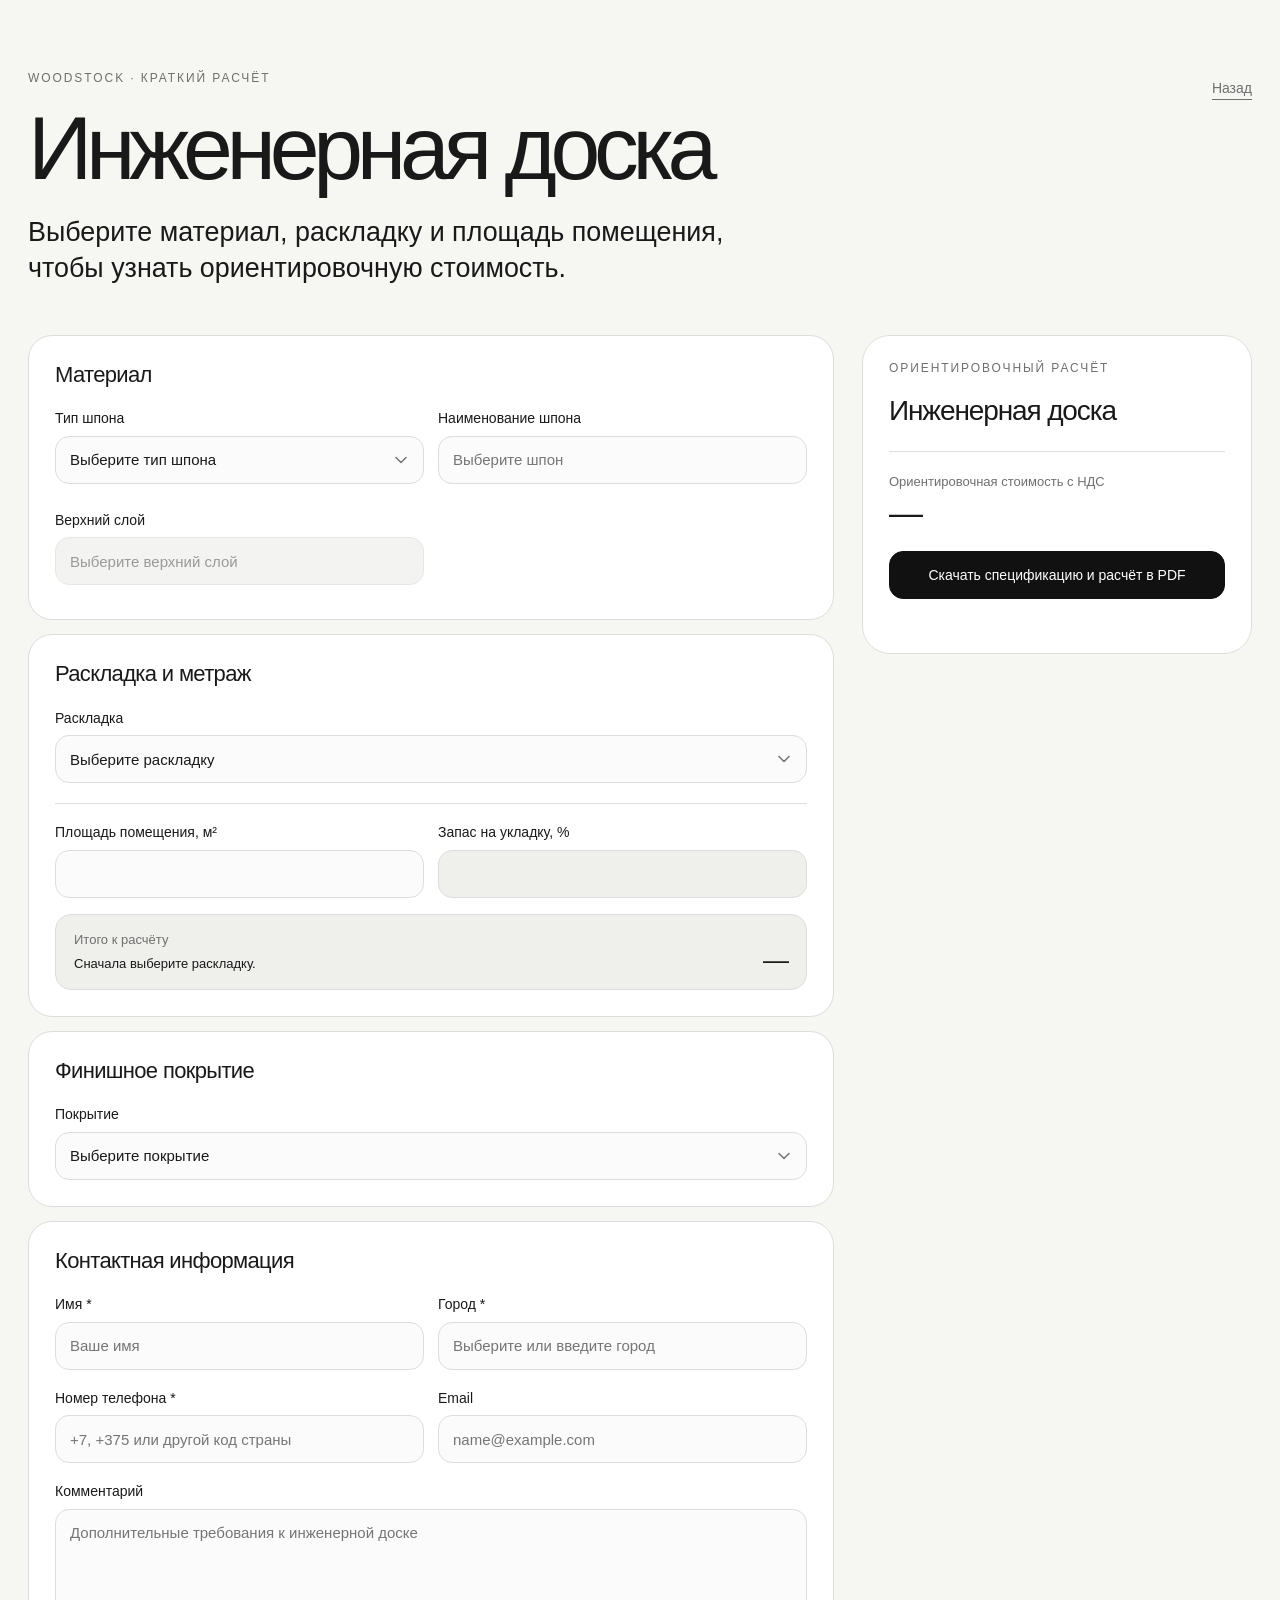
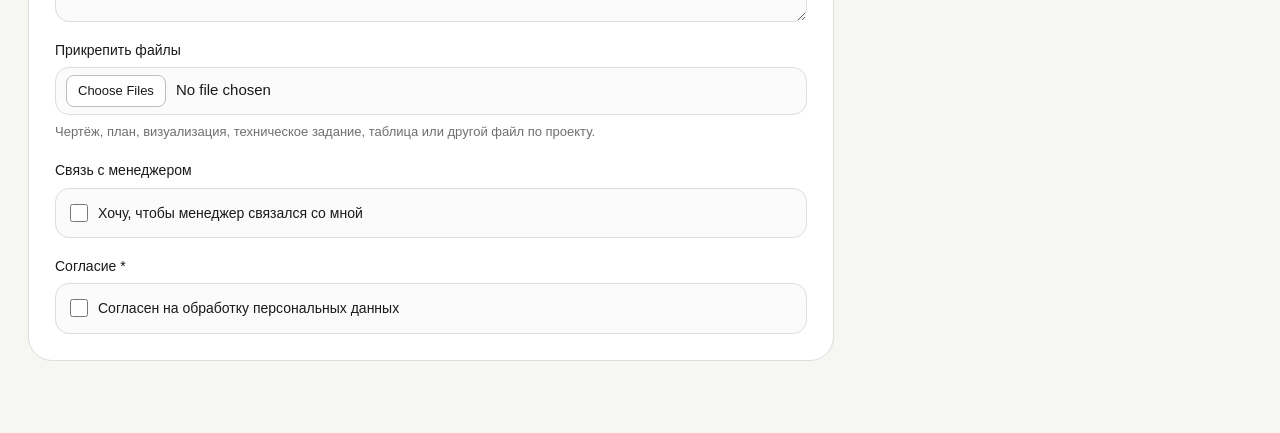
<file: pages/quick/flooring.html>
<!DOCTYPE html>
<html lang="ru">
<head>
  <meta charset="UTF-8" />
  <meta name="viewport" content="width=device-width, initial-scale=1.0" />
  <meta name="description" content="Краткий расчёт ориентировочной стоимости инженерной доски WOODSTOCK." />
  <title>Инженерная доска — краткий расчёт WOODSTOCK</title>
  <link rel="stylesheet" href="../../css/main.css" />
</head>
<body>
  <main class="start-page calc-page flooring-page">
    <header class="page-head calc-head">
      <div class="page-head__content">
        <p class="kicker">WOODSTOCK · Краткий расчёт</p>
        <h1>Инженерная доска</h1>
        <p class="lead">Выберите материал, раскладку и площадь помещения, чтобы узнать ориентировочную стоимость.</p>
      </div>
      <a class="back-link" href="./product-type.html">Назад</a>
    </header>

    <section class="calc-layout">
      <form class="calc-form" id="quickFlooringForm" novalidate>
        <section class="form-block">
          <h2>Материал</h2>

          <div class="field-grid field-grid--two">
            <label class="field" id="materialTypeField">
              <span class="field__label">Тип шпона</span>
              <select id="materialTypeSelect">
                <option value="">Выберите тип шпона</option>
              </select>
            </label>

            <div class="field autocomplete-field" id="speciesField">
              <label class="field__label" for="speciesInput">Наименование шпона</label>
              <div class="autocomplete-control">
                <input
                  id="speciesInput"
                  type="text"
                  autocomplete="off"
                  placeholder="Выберите шпон"
                  aria-controls="speciesSuggestions"
                  aria-expanded="false"
                />
                <button class="autocomplete-clear is-hidden" id="speciesClearButton" type="button" aria-label="Очистить наименование шпона">×</button>
                <div class="autocomplete-menu is-hidden" id="speciesSuggestions" role="listbox"></div>
              </div>
              <span class="field__note" id="speciesHint"></span>
              <span class="field__error" id="speciesError"></span>
            </div>
          </div>

          <div class="field-grid field-grid--two">
            <label class="field" id="topLayerField">
              <span class="field__label">Верхний слой</span>
              <select id="topLayerSelect" disabled>
                <option value="">Выберите верхний слой</option>
              </select>
              <span class="field__note" id="topLayerHint"></span>
              <span class="field__error" id="topLayerError"></span>
            </label>
          </div>
        </section>

        <section class="form-block">
          <h2>Раскладка и метраж</h2>

          <div class="form-subsection quick-layout-options">
            <label class="field" id="patternField">
              <span class="field__label">Раскладка</span>
              <select id="patternSelect">
                <option value="">Выберите раскладку</option>
              </select>
              <span class="field__error" id="patternError"></span>
            </label>

            <div class="field is-hidden" id="customPatternField">
              <label class="field__label" for="customPatternInput">Описание раскладки</label>
              <textarea id="customPatternInput" rows="4" placeholder="Опишите желаемую раскладку и дополнительные требования"></textarea>
              <span class="field__error" id="customPatternError"></span>

              <div class="file-upload-box">
                <label class="field__label" for="customPatternFileInput">Материалы к раскладке</label>
                <input
                  id="customPatternFileInput"
                  type="file"
                  multiple
                  accept=".pdf,.dwg,.dxf,.jpg,.jpeg,.png,.doc,.docx,.xls,.xlsx"
                />
                <span class="field__note">План, схема раскладки или техническое задание.</span>
                <div class="uploaded-files is-hidden" id="customPatternFileName">Файлы не выбраны</div>
              </div>
            </div>

            <p class="field-warning is-hidden" id="customPatternWarning">
              Индивидуальная раскладка требует дополнительной проверки перед подтверждением заказа.
            </p>

            <button
              class="field-action board-size-toggle is-hidden"
              id="boardSizeToggle"
              type="button"
              aria-expanded="false"
              aria-controls="boardSizeFields"
            >
              Я знаю размеры досок
            </button>

            <div class="field-grid field-grid--two field-reveal-target is-hidden" id="boardSizeFields">
              <label class="field" id="boardWidthField">
                <span class="field__label">Ширина, мм</span>
                <input id="boardWidthInput" type="number" step="1" inputmode="numeric" />
                <span class="field__error" id="boardWidthError"></span>
              </label>

              <label class="field" id="boardLengthField">
                <span class="field__label">Длина, мм</span>
                <input id="boardLengthInput" type="number" step="1" inputmode="numeric" />
                <span class="field__error" id="boardLengthError"></span>
              </label>
            </div>

            <p class="field-warning is-hidden" id="boardWidthWarning">
              Для ширины более 130 мм наличие подходящего материала проверяется при подтверждении заказа.
            </p>
          </div>

          <div class="form-subsection quick-area-subsection">
            <div class="field-grid field-grid--two">
              <label class="field" id="roomAreaField">
                <span class="field__label">Площадь помещения, м²</span>
                <input id="roomAreaInput" type="number" min="0.01" step="0.01" inputmode="decimal" />
                <span class="field__error" id="roomAreaError"></span>
              </label>

              <label class="field" id="wasteField">
                <span class="field__label">Запас на укладку, %</span>
                <input id="wasteInput" type="number" readonly />
              </label>
            </div>

            <div class="area-summary" id="areaSummary" aria-live="polite">
              <span class="area-summary__label">Итого к расчёту</span>
              <strong class="area-summary__value" id="areaWithWasteValue">—</strong>
              <span class="area-summary__formula" id="areaWithWasteFormula">Сначала выберите раскладку.</span>
            </div>

            <p class="field__note is-hidden" id="volumeDiscountHint">Для больших объёмов заказа предусмотрена скидка. Размер скидки можно уточнить у менеджера.</p>
          </div>
        </section>

        <section class="form-block">
          <h2>Финишное покрытие</h2>
          <label class="field" id="finishField">
            <span class="field__label">Покрытие</span>
            <select id="finishSelect">
              <option value="">Выберите покрытие</option>
            </select>
            <span class="field__error" id="finishError"></span>
            <p class="field__note is-hidden" id="finishHint">Стандартная степень блеска зависит от выбранного лакового покрытия.</p>
          </label>
        </section>

        <section class="form-block" id="contactBlock">
          <h2>Контактная информация</h2>

          <div class="field-grid field-grid--two">
            <label class="field" id="nameField">
              <span class="field__label">Имя *</span>
              <input id="nameInput" type="text" autocomplete="name" placeholder="Ваше имя" />
              <span class="field__error" id="nameError"></span>
            </label>

            <div class="field autocomplete-field" id="cityField">
              <label class="field__label" for="cityInput">Город *</label>
              <div class="autocomplete-control">
                <input
                  id="cityInput"
                  type="text"
                  autocomplete="address-level2"
                  placeholder="Выберите или введите город"
                  aria-controls="citySuggestions"
                  aria-expanded="false"
                />
                <div class="autocomplete-menu is-hidden" id="citySuggestions" role="listbox"></div>
              </div>
              <span class="field__error" id="cityError"></span>
            </div>
          </div>

          <div class="field-grid field-grid--two">
            <label class="field" id="phoneField">
              <span class="field__label">Номер телефона *</span>
              <input
                id="phoneInput"
                type="tel"
                autocomplete="tel"
                inputmode="tel"
                maxlength="25"
                placeholder="+7, +375 или другой код страны"
              />
              <span class="field__error" id="phoneError"></span>
            </label>

            <label class="field" id="emailField">
              <span class="field__label">Email</span>
              <input
                id="emailInput"
                type="email"
                autocomplete="email"
                inputmode="email"
                autocapitalize="none"
                spellcheck="false"
                maxlength="254"
                placeholder="name@example.com"
              />
              <span class="field__error" id="emailError"></span>
            </label>
          </div>

          <label class="field">
            <span class="field__label">Комментарий</span>
            <textarea id="commentInput" rows="4" placeholder="Дополнительные требования к инженерной доске"></textarea>
          </label>

          <label class="field file-upload-box">
            <span class="field__label">Прикрепить файлы</span>
            <input
              id="filesInput"
              type="file"
              multiple
              accept=".pdf,.dwg,.dxf,.jpg,.jpeg,.png,.doc,.docx,.xls,.xlsx"
            />
            <span class="field__note">Чертёж, план, визуализация, техническое задание, таблица или другой файл по проекту.</span>
            <div class="uploaded-files is-hidden" id="selectedFiles">Файлы не выбраны</div>
          </label>

          <label class="field" for="managerContactInput">
            <span class="field__label">Связь с менеджером</span>
            <span style="display:flex;align-items:flex-start;gap:10px;padding:14px;background:#fbfbfb;border:1px solid var(--line);border-radius:14px;cursor:pointer;">
              <input id="managerContactInput" type="checkbox" style="width:auto;min-width:18px;min-height:18px;margin:1px 0 0;padding:0;" />
              <span style="font-size:14px;line-height:1.45;">Хочу, чтобы менеджер связался со мной</span>
            </span>
          </label>

          <label class="field" id="privacyField" for="privacyInput">
            <span class="field__label">Согласие *</span>
            <span style="display:flex;align-items:flex-start;gap:10px;padding:14px;background:#fbfbfb;border:1px solid var(--line);border-radius:14px;cursor:pointer;">
              <input id="privacyInput" type="checkbox" style="width:auto;min-width:18px;min-height:18px;margin:1px 0 0;padding:0;" />
              <span style="font-size:14px;line-height:1.45;">Согласен на обработку персональных данных</span>
            </span>
            <span class="field__error" id="privacyError"></span>
          </label>
        </section>
      </form>

      <aside class="spec-panel">
        <div class="spec-panel__inner">
          <p class="kicker">Ориентировочный расчёт</p>
          <h2 class="spec-title">Инженерная доска</h2>
          <div class="total-box">
            <span>Ориентировочная стоимость с НДС</span>
            <strong id="resultTotal">—</strong>
          </div>

          <button class="next-step-button" id="getCalculationButton" type="button">Скачать спецификацию и расчёт в PDF</button>
          <p class="save-status" id="saveStatus" aria-live="polite"></p>
        </div>
      </aside>
    </section>
  </main>

  <dialog class="download-modal" id="downloadModal" aria-labelledby="downloadModalTitle">
    <div class="download-modal__content">
      <button
        class="download-modal__close"
        id="downloadModalClose"
        type="button"
        aria-label="Закрыть"
      >
        <span aria-hidden="true">×</span>
      </button>

      <h2 class="download-modal__title" id="downloadModalTitle">Спасибо! Спецификация скачана</h2>

      <p class="download-modal__text">
        Мы получили ваш расчёт. Менеджер WOODSTOCK проверит параметры.
        Если потребуется уточнение, мы свяжемся с вами.
      </p>

      <div class="download-modal__contacts">
        <strong>Есть вопросы?</strong>
        <a href="tel:+74956171799">+7 (495) 617-17-99</a>
        <a href="mailto:info@wood-s.com">info@wood-s.com</a>
        <a href="https://woodstock.su/" target="_blank" rel="noopener noreferrer">woodstock.su</a>
      </div>

      <p class="download-modal__legal">
        Расчёт является предварительным и не является публичной офертой.
      </p>
    </div>
  </dialog>

  <script src="../../vendor/pdfmake/pdfmake.min.js"></script>
  <script src="../../vendor/pdfmake/vfs_fonts.js"></script>
  <script src="../../js/core/flooring-core.js"></script>
  <script src="../../js/core/quick-common.js"></script><script src="../../js/quick-flooring.js"></script>
</body>
</html>
</file>
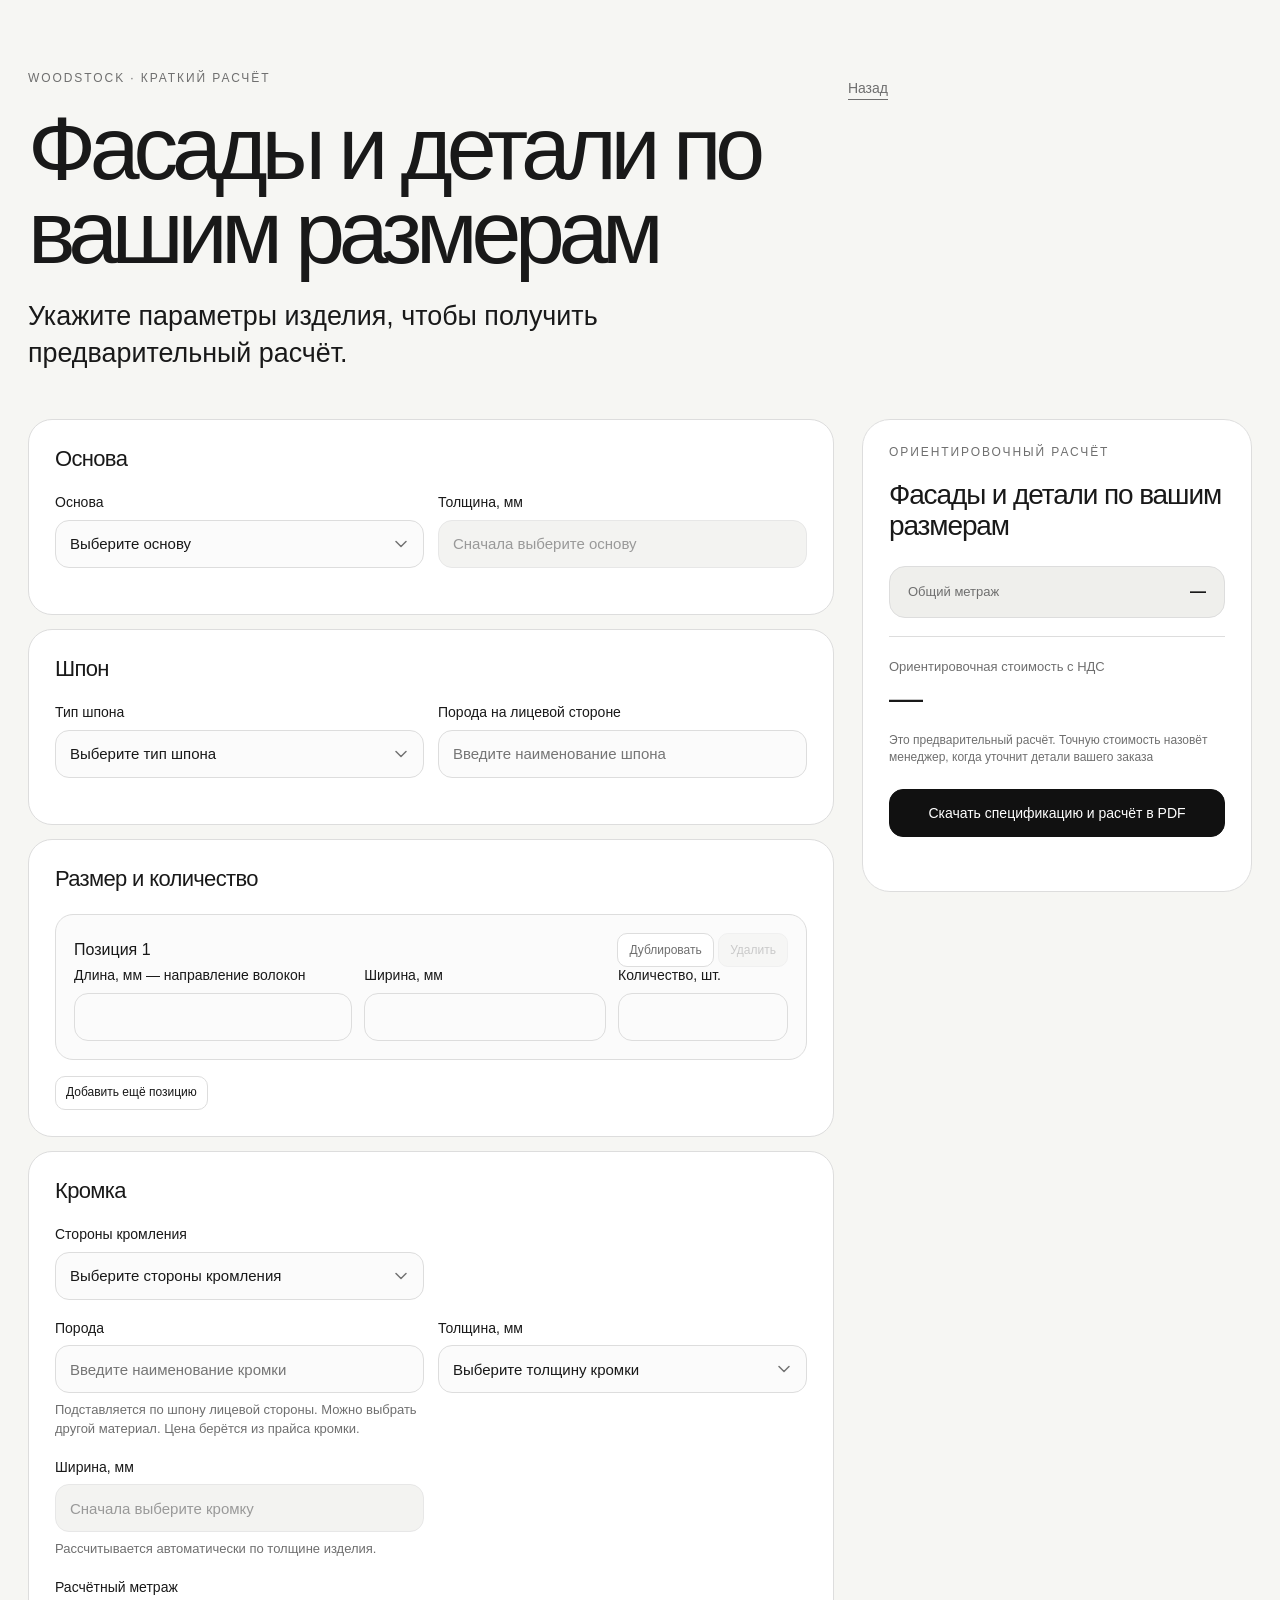
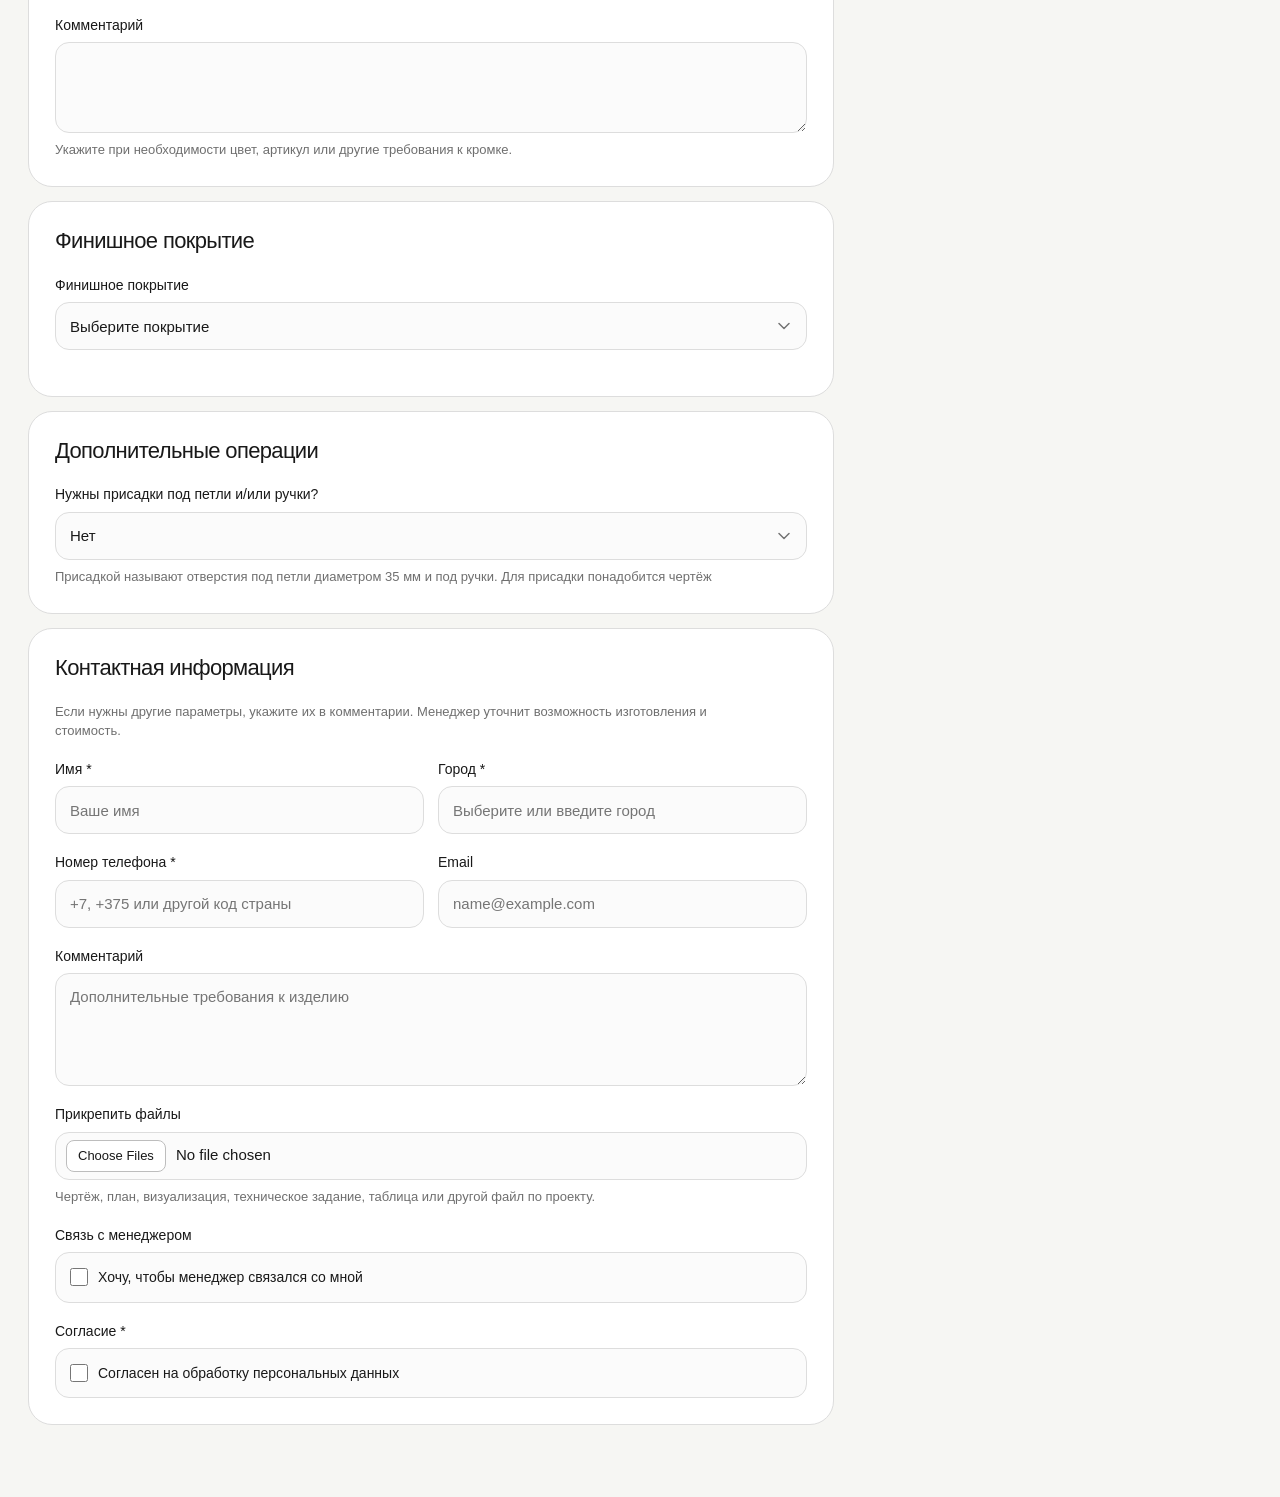
<file: pages/quick/panels-details.html>
<!DOCTYPE html><html lang="ru"><head><meta charset="UTF-8"><meta name="viewport" content="width=device-width,initial-scale=1"><title>Фасады и детали по вашим размерам — Woodstock</title><link rel="stylesheet" href="../../css/main.css?v=20261113-inline-fixed-info"><style>
.quick-panels-page [data-summary-fixed],.quick-panels-page [data-quick-hidden],.quick-panels-page #priceAdjustmentsBlock,.quick-panels-page [data-size-manufacturing-field],.quick-panels-page #positionFinishOverrides,.quick-panels-page #positionEdgeOverrides,.quick-panels-page #edgeCostSummary,.quick-panels-page #separateEdgeCostSummary {display:none!important}
.quick-panels-page .tech-operations-list .dynamic-adjustment-row__right {display:none}
.quick-panels-page [data-hide-commercial] {display:none!important}
body[data-panel-scenario="standard"] [data-custom-size-toggle] {display:none!important}
body:not([data-panel-scenario="standard"]) [data-standard-size-values],body:not([data-panel-scenario="standard"]) [data-custom-size-toggle] {display:none!important}
.quick-panels-page #positionFinishToggle,.quick-panels-page #positionEdgeToggle {display:none!important}
.quick-panels-page .tech-operations-list .dynamic-adjustment-row:not(:has(#sandingSelect)) {display:none}
.quick-panels-page .size-row:not(:has([data-size-transition]:checked)) [data-size-details] {display:none}
body:not([data-panel-scenario="standard"]) .standard-size-list {display:none}
body[data-panel-scenario="details"] [data-size-extra] {display:none!important}
</style></head><body class="quick-panels-page" data-panel-scenario="details"><main class="start-page calc-page plate-page"><header class="page-head calc-head"><div class="page-head__content"><p class="kicker">WOODSTOCK · Краткий расчёт</p><h1>Фасады и детали по вашим размерам</h1><p class="lead">Укажите параметры изделия, чтобы получить предварительный расчёт.</p></div><a class="back-link" href="./panels.html">Назад</a></header><section class="calc-layout">      <form class="calc-form" id="panelForm" novalidate>
        <section class="form-block">
          <h2>Основа</h2>
          <div class="field-grid field-grid--two">
            <label class="field">
              <span class="field__label">Основа</span>
              <select id="baseSelect"><option value="">Выберите основу</option></select>
            </label>

            <div class="field">
              <span class="field__label">Толщина, мм</span>
              <select id="baseThicknessSelect" disabled>
                <option value="">Сначала выберите основу</option>
              </select>
            </div>
          </div>

          <p class="field-warning is-hidden" id="heavyPlateWarning"></p>
          <p class="field-warning is-hidden" id="baseProductionCostHint"></p>
        </section>

        <section class="form-block">
          <h2>Шпон</h2>

          <div class="field-grid field-grid--two">
            <label class="field" id="veneerTypeField">
              <span class="field__label">Тип шпона</span>
              <select id="veneerTypeSelect">
                <option value="">Выберите тип шпона</option>
              </select>
            </label>

            <div class="field autocomplete-field" id="veneerAField">
              <label class="field__label" id="veneerAInputLabel" for="veneerAInput">Порода на лицевой стороне</label>
              <div class="autocomplete-control">
                <input id="veneerAInput" type="text" autocomplete="off" placeholder="Введите наименование шпона" aria-controls="veneerASuggestions" aria-expanded="false" />
                <button class="autocomplete-clear is-hidden" id="veneerAClear" type="button" aria-label="Очистить материал лицевой стороны">×</button>
                <div class="autocomplete-menu is-hidden" id="veneerASuggestions" role="listbox"></div>
              </div>
              <span class="field__error" id="veneerAError"></span>
            </div>
          </div>

          <div class="field-grid field-grid--two is-hidden" id="veneerSelectionDetailsGrid">
            <label class="field is-hidden" id="veneerThicknessField">
              <span class="field__label">Толщина, мм</span>
              <select id="veneerThicknessSelect"></select>
              <span class="field__error" id="veneerThicknessError"></span>
              <span class="field__note is-hidden" id="quickPaperBackHint" aria-live="polite"></span>
            </label>

            <label class="field is-hidden" id="veneeredSidesField">
              <span class="field__label">Фанеровка</span>
              <select id="veneeredSidesSelect">
                <option value="1">с одной стороны</option>
                <option value="2">с двух сторон</option>
              </select>
            </label>
          </div>

          <div class="field-grid field-grid--two is-hidden" id="veneerSideBGrid">
            <label class="field is-hidden" id="reverseSideField">
              <span class="field__label">Обратная сторона</span>
              <select id="reverseSideSelect">
                <option value="rough">Черновой шпон</option>
                <option value="paper">Бумага</option>
              </select>
              <span class="field__error" id="reverseSideHint"></span>
            </label>
          </div>

          <div class="field-grid field-grid--two is-hidden" id="veneerBFields">
            <label class="field">
              <span class="field__label">Порода на обратной стороне</span>
              <select id="veneerBModeSelect">
                <option value="same">Такой же, как лицевая сторона</option>
                <option value="other">Другой материал</option>
                <option value="rough" hidden disabled>Черновой шпон</option>
              </select>
              <span class="field__error" id="veneerBModeHint"></span>
            </label>
            <div class="field autocomplete-field is-hidden" id="veneerBSearchField">
              <label class="field__label" id="veneerBInputLabel" for="veneerBInput">Другой шпон — обратная сторона</label>
              <div class="autocomplete-control">
                <input id="veneerBInput" type="text" autocomplete="off" placeholder="Введите наименование материала" aria-controls="veneerBSuggestions" aria-expanded="false" />
                <button class="autocomplete-clear is-hidden" id="veneerBClear" type="button" aria-label="Очистить шпон обратной стороны">×</button>
                <div class="autocomplete-menu is-hidden" id="veneerBSuggestions" role="listbox"></div>
              </div>
              <span class="field__error" id="veneerBError"></span>
            </div>
            <label class="field is-hidden" id="veneerBCutField">
              <span class="field__label">Тип рисунка обратной стороны</span>
              <select id="veneerBCutSelect" aria-describedby="veneerBCutHint"><option value="">Выберите тип рисунка</option></select>
              <span class="field__note" id="veneerBCutHint"><strong>Радиальный.</strong> Рисунок из ровных полос, спокойный и однородный.<br><strong>Тангенциальный.</strong> Рисунок из дуг и волн, яркий и живой. Листы не похожи друг на друга.</span>
              <span class="field__error" id="veneerBCutError"></span>
            </label>
            <label class="field is-hidden" id="veneerBRoughThicknessField">
              <span class="field__label">Толщина чернового шпона обратной стороны</span>
              <select id="veneerBRoughThicknessSelect"><option value="">Выберите толщину</option></select>
            </label>
          </div>

          <div class="field-grid field-grid--two is-hidden" id="veneerLayoutGrid">
            <label class="field is-hidden" id="veneerCutField">
              <span class="field__label">Тип рисунка</span>
              <select id="veneerCutSelect" aria-describedby="veneerCutHint"><option value="">Выберите тип рисунка</option></select>
              <span class="field__note" id="veneerCutHint"><strong>Радиальный.</strong> Рисунок из ровных полос, спокойный и однородный.<br><strong>Тангенциальный.</strong> Рисунок из дуг и волн, яркий и живой. Листы не похожи друг на друга.</span>
              <span class="field__error" id="veneerCutError"></span>
            </label>
            <label class="field is-hidden" id="layoutField">
              <span class="field__label">Раскладка лицевой стороны</span>
              <select id="layoutSelect"><option value="">Выберите раскладку</option></select>
              <span class="field__error" id="layoutError"></span>
            </label>
          </div>

          <label class="field is-hidden" id="layoutBField">
            <span class="field__label">Раскладка обратной стороны</span>
            <select id="layoutBSelect"><option value="">Как на лицевой стороне</option></select>
          </label>

          <div class="conditional-block is-hidden" id="layoutTzFields">
            <label class="field">
              <span class="field__label">Комментарий к раскладке</span>
              <textarea id="layoutTzComment" rows="3" placeholder="Опишите требования к раскладке"></textarea>
            </label>
            <div class="file-upload-box">
              <label class="field__label" for="layoutTzFiles">Файлы к раскладке</label>
              <input id="layoutTzFiles" type="file" multiple accept=".pdf,.dwg,.dxf,.jpg,.jpeg,.png,.doc,.docx,.xls,.xlsx" />
              <span class="field__note">Добавьте чертёж, схему или техническое задание.</span>
              <div class="uploaded-files is-hidden" id="layoutTzFileNames">Файлы не выбраны</div>
            </div>
            <p class="field__error is-hidden" id="layoutTzError"></p>
          </div>

          <div class="conditional-block is-hidden" id="veneerInfoMessages">
            <p class="field-warning is-hidden" id="readyShirtThicknessWarning"></p>
            <p class="field-warning is-hidden" id="mixMatchWarning"></p>
            <p class="field-warning is-hidden" id="designLayoutWarning"></p>
          </div>
        </section>

        <section class="form-block">
          <h2>Размер и количество</h2>
          <div class="size-rows" id="sizeRows"></div>
          <p class="field__error is-hidden" id="sizeBlockError"></p>
          <button class="secondary-button add-size-row-button" id="addSizeRowBtn" type="button">Добавить ещё позицию</button>
        </section>

        <section class="form-block">
          <h2>Кромка</h2>
          <label class="field" data-quick-hidden>
            <span class="field__label">Кромка</span>
            <select id="edgeModeSelect">
              <option value="none">Не нужна</option>
              <option value="attached">Кромление детали</option>
              
            </select>
          </label>

          <div class="conditional-block is-hidden" id="attachedEdgeFields">
            <div class="field-grid field-grid--two">
              <label class="field">
                <span class="field__label">Стороны кромления</span>
                <select id="edgeSidesSelect">
                  <option value="">Выберите стороны кромления</option>
                </select>
              </label>
              <label class="field" data-quick-hidden>
                <span class="field__label">Тип кромки</span>
                <select id="edgeTypeSelect">
                  <option value="">Выберите тип кромки</option>
                </select>
              </label>
            </div>

            <div class="field-grid field-grid--two">
              <div class="field autocomplete-field">
                <label class="field__label" for="edgeMaterialInput">Порода</label>
                <div class="autocomplete-control">
                  <input id="edgeMaterialInput" type="text" autocomplete="off" placeholder="Сначала выберите тип кромки" aria-controls="edgeMaterialSuggestions" aria-expanded="false" />
                  <button class="autocomplete-clear is-hidden" id="edgeMaterialClear" type="button" aria-label="Очистить наименование кромки">×</button>
                  <div class="autocomplete-menu is-hidden" id="edgeMaterialSuggestions" role="listbox"></div>
                </div>
                <span class="field__note">Подставляется по шпону лицевой стороны. Можно выбрать другой материал. Цена берётся из прайса кромки.</span>
                <span class="field__error" id="edgeMaterialError"></span>
              </div>

              <label class="field is-hidden" id="edgeThicknessField">
                <span class="field__label">Толщина, мм</span>
                <select id="edgeThicknessSelect">
                  <option value="">Выберите толщину кромки</option>
                </select>
              </label>
            </div>

            <div class="field-grid field-grid--two">
              <label class="field" id="edgeWidthField">
                <span class="field__label">Ширина, мм</span>
                <select id="edgeWidthSelect" disabled>
                  <option value="">Выберите позицию кромки</option>
                </select>
                <span class="field__note">Рассчитывается автоматически по толщине изделия.</span>
              </label>
              <label class="field is-hidden" id="edgeOrderWidthField">
                <span class="field__label">Ширина, мм</span>
                <input id="edgeOrderWidthInput" readonly type="number" min="1" step="1" inputmode="decimal" />
                <span class="field__note">Ширина подбирается автоматически по итоговой толщине детали. Цена заказной кромки требует согласования.</span>
              </label>
            </div>

            <div class="field-grid field-grid--two">
              <label class="field" data-quick-hidden>
                <span class="field__label">Фаска на кромке</span>
                <select id="edgeBevelSelect">
                  <option value="no">Нет</option>
                  <option value="yes">Да</option>
                </select>
              </label>
              <div class="field">
                <span class="field__label">Расчётный метраж</span>
                <p class="field__note" id="attachedEdgeMetersSummary">—</p>
                <p class="field__note" id="edgeCostSummary">—</p>
              </div>
            </div>

            <button class="secondary-button finish-position-toggle" id="positionEdgeToggle" type="button" aria-expanded="false">Настроить кромку по позициям</button>
            <div class="finish-position-overrides is-hidden" id="positionEdgeOverrides"></div>
          </div>

          <div class="conditional-block is-hidden" id="separateEdgeFields">
            <label class="field"><span class="field__label">Торцы для расчёта метража</span><select id="separateEdgeSidesSelect"></select></label>
            <div class="field-grid field-grid--two">
              <label class="field" data-quick-hidden>
                <span class="field__label">Тип кромки</span>
                <select id="separateEdgeTypeSelect">
                  <option value="">Выберите тип кромки</option>
                </select>
              </label>
              <label class="field">
                <span class="field__label">Метраж к заказу, пог. м</span>
                <input id="separateEdgeMetersInput" type="number" min="0.1" step="0.1" inputmode="decimal" />
                <span class="field__note" id="separateEdgeCostSummary">—</span>
                <span class="field__note" id="separateEdgeMetersSummary">Рассчитывается по размерам и количеству деталей; можно изменить вручную.</span>
                <button class="secondary-button is-hidden" id="separateEdgeMetersReset" type="button">Вернуть автоматический метраж</button>
                <span class="field__error" id="separateEdgeMetersError"></span>
                <span class="field__note is-hidden" id="separateEdgeMetersWarning"></span>
              </label>
            </div>

            <div class="field-grid field-grid--two">
              <div class="field autocomplete-field">
                <label class="field__label" for="separateEdgeMaterialInput">Порода</label>
                <div class="autocomplete-control">
                  <input id="separateEdgeMaterialInput" type="text" autocomplete="off" placeholder="Сначала выберите тип кромки" aria-controls="separateEdgeMaterialSuggestions" aria-expanded="false" />
                  <button class="autocomplete-clear is-hidden" id="separateEdgeMaterialClear" type="button" aria-label="Очистить наименование кромки">×</button>
                  <div class="autocomplete-menu is-hidden" id="separateEdgeMaterialSuggestions" role="listbox"></div>
                </div>
                <span class="field__note">Подставляется по шпону лицевой стороны. Можно выбрать другой материал. Цена берётся из прайса кромки.</span>
                <span class="field__error" id="separateEdgeMaterialError"></span>
              </div>

              <label class="field is-hidden" id="separateEdgeThicknessField">
                <span class="field__label">Толщина, мм</span>
                <select id="separateEdgeThicknessSelect">
                  <option value="">Выберите толщину кромки</option>
                </select>
              </label>
            </div>

            <div class="field-grid field-grid--two">
              <label class="field" id="separateEdgeWidthField">
                <span class="field__label">Ширина, мм</span>
                <select id="separateEdgeWidthSelect" disabled>
                  <option value="">Выберите позицию кромки</option>
                </select>
              </label>
              <label class="field is-hidden" id="separateEdgeOrderWidthField">
                <span class="field__label">Ширина, мм</span>
                <input id="separateEdgeOrderWidthInput" type="number" min="1" step="1" inputmode="decimal" />
                <span class="field__note">Ширина подбирается автоматически по итоговой толщине детали. Цена заказной кромки требует согласования.</span>
              </label>
            </div>
          </div>

          <div class="conditional-block is-hidden" id="edgeCommentField">
            <label class="field">
              <span class="field__label">Комментарий</span>
              <textarea id="edgeCommentInput" rows="3"></textarea>
              <span class="field__note">Укажите при необходимости цвет, артикул или другие требования к кромке.</span>
            </label>
          </div>
        </section>

        <section hidden inert aria-hidden="true" data-automatic-operations>
          <div class="field-grid field-grid--two calibration-fields" id="calibrationFields">
            <label class="field">
              <span class="field__label">Калибровка основы</span>
              <select id="calibrationSelect">
                <option value="no">Не нужна</option>
                <option value="yes">Нужна</option>
              </select>
              <span class="field__note is-hidden" id="calibrationRequiredNote">Калибровка обязательна для выбранной основы.</span>
            </label>
            <label class="field is-hidden" id="calibrationTargetField">
              <span class="field__label">Толщина основы после калибровки, мм</span>
              <input id="calibrationTargetInput" type="number" min="0.1" step="0.1" inputmode="decimal" />
              <span class="field__error" id="calibrationTargetError"></span>
            </label>
            <label class="field is-hidden" id="calibrationDepthField">
              <span class="field__label">Съём при калибровке, мм</span>
              <input id="calibrationDepthInput" type="number" step="0.1" inputmode="decimal" readonly aria-readonly="true" />
              <span class="field__note" id="calibrationDepthNote">Рассчитывается автоматически: исходная толщина основы − толщина после калибровки. Себестоимость 150 ₽/м² за каждый 1 мм съёма; в цене учтена наценка 50%.</span>
              <span class="field__error" id="calibrationDepthError"></span>
            </label>
          </div>
          <div class="dynamic-adjustments tech-operations-list">
            <div class="dynamic-adjustment-row">
              <div class="dynamic-adjustment-row__label"><strong>Фанеровка</strong></div>
              <div class="dynamic-adjustment-row__right"><strong id="techVeneeringSummary">—</strong></div>
            </div>
            <div class="dynamic-adjustment-row">
              <div class="dynamic-adjustment-row__label"><strong>Шлифовка</strong> <select id="sandingSelect" aria-label="Шлифовка"><option value="yes">Да</option><option value="no">Нет</option></select></div>
              <div class="dynamic-adjustment-row__right"><strong id="techSandingSummary">—</strong></div>
            </div>
            <div class="dynamic-adjustment-row">
              <div class="dynamic-adjustment-row__label"><strong>Чистовой припил</strong></div>
              <div class="dynamic-adjustment-row__right"><strong id="techCuttingSummary">Не требуется</strong></div>
            </div>
            <div class="dynamic-adjustment-row is-hidden" id="techGluingRow">
              <div class="dynamic-adjustment-row__label"><strong>Склейка основы</strong></div>
              <div class="dynamic-adjustment-row__right"><strong id="techGluingSummary">—</strong></div>
            </div>
            <div class="dynamic-adjustment-row is-hidden" id="techCalibrationRow">
              <div class="dynamic-adjustment-row__label"><strong>Калибровка</strong></div>
              <div class="dynamic-adjustment-row__right"><strong id="techCalibrationSummary">—</strong></div>
            </div>
          </div>
        </section>

        <section class="form-block" id="quickFinishSection">
          <h2>Финишное покрытие</h2>
          <label class="field">
            <span class="field__label">Финишное покрытие</span>
            <select id="finishSelect"></select>
          </label>

          <div class="conditional-block is-hidden" id="finishParameterFields">
            <div class="field-grid field-grid--two is-hidden" id="finishCommonFields">
              <label class="field" id="finishSidesField">
                <span class="field__label">Стороны финишного покрытия</span>
                <select id="finishSidesSelect"></select>
              </label>
            </div>

            <div class="conditional-block is-hidden" id="lacquerParameterFields">
              <div class="field-grid field-grid--two">
                <label class="field" id="lacquerExecutionField">
                  <span class="field__label">Лаковое исполнение</span>
                  <select id="lacquerExecutionSelect"></select>
                </label>
                <label class="field" id="lacquerGlossField">
                  <span class="field__label">Степень блеска</span>
                  <select id="lacquerGlossSelect"></select>
                  <span class="field__error is-hidden" id="lacquerGlossError" data-validation-error="finishGloss"></span>
                </label>
                <label class="field" id="lacquerProcessField">
                  <span class="field__label">Технологическая схема лака</span>
                  <select id="lacquerProcessSelect"></select>
                  <span class="field__error is-hidden" id="lacquerProcessError" data-validation-error="finishProcess"></span>
                </label>
              </div>
            </div>

            <div class="field-grid field-grid--two is-hidden" id="lacquerExtraFields">
              <label class="field">
                <span class="field__label">Тонировка</span>
                <select id="toningSelect">
                  <option value="no">Нет</option>
                  <option value="yes">Да</option>
                </select>
              </label>
              <label class="field">
                <span class="field__label">Изолятор</span>
                <select id="isolatorSelect">
                  <option value="no">Нет</option>
                  <option value="yes">Да</option>
                </select>
              </label>
            </div>

            <div class="field-grid field-grid--two is-hidden" id="enamelParameterFields">
              <label class="field">
                <span class="field__label">Технологическая схема эмали</span>
                <select id="enamelVariantSelect"></select>
                <span class="field__error is-hidden" id="enamelVariantError" data-validation-error="finishEnamel"></span>
              </label>
            </div>
          </div>

          <button class="secondary-button finish-position-toggle" id="positionFinishToggle" type="button" aria-expanded="false">Настроить финиш по позициям</button>
          <div class="finish-position-overrides is-hidden" id="positionFinishOverrides"></div>
        </section>

        <section class="form-block" data-hide-commercial>
          <h2>Цена</h2>

          <label class="field">
            <span class="field__label">Условие клиента</span>
            <select id="clientConditionSelect"></select>
            <span class="field__note is-hidden" id="clientConditionNote"></span>
          </label>

          <div class="price-reference">
            <span>Розничная цена, ₽/м²</span>
            <strong id="retailPriceValue">—</strong>
          </div>

          <section class="is-hidden" id="priceAdjustmentsBlock">
            <h3 class="subheading">Условия, влияющие на цену</h3>
            <div class="dynamic-adjustments" id="priceAdjustmentsList"></div>
          </section>

          <label class="field is-hidden" id="manualDiscountField">
            <span class="field__label">Ручная скидка, %</span>
            <input id="manualDiscountInput" type="number" min="0" max="10" step="0.1" inputmode="decimal" value="0" />
            <span class="field__note">Глобальная скидка на всю сумму отключена: ценовые корректировки должны относиться к соответствующим компонентам.</span>
            <span class="field__error" id="manualDiscountError"></span>
          </label>

          <div class="price-reference price-reference--result" id="finalPriceField">
            <span>Цена с учётом условий, ₽/м²</span>
            <strong id="finalPriceValue">—</strong>
            <small id="finalPriceNote"></small>
          </div>

          <!--
            Расширенные права временно отключены до личного кабинета / ролевой модели:
            ручное изменение прайсовой цены шпона, возврат розничной цены,
            ручное редактирование автоматических скидок и ручной выбор ценового условия МДФ.
            Прайсовые уровни в данных сохранены и используются только там, где условие
            можно определить автоматически по подтверждённым данным.
          -->
        </section>

        <section class="form-block"><h2>Дополнительные операции</h2><label class="field"><span class="field__label">Нужны присадки под петли и/или ручки?</span><select id="boringSelect"><option value="no">Нет</option><option value="yes">Да</option></select><span class="field__note">Присадкой называют отверстия под петли диаметром 35 мм и под ручки. Для присадки понадобится чертёж</span></label></section><section class="form-block" id="contactBlock">
          <h2>Контактная информация</h2>

          <div class="field-grid field-grid--two">
            <label class="field" id="nameField">
              <span class="field__label">Имя *</span>
              <input id="nameInput" type="text" autocomplete="name" placeholder="Ваше имя" />
              <span class="field__error" id="nameError"></span>
            </label>

            <div class="field autocomplete-field" id="cityField">
              <label class="field__label" for="cityInput">Город *</label>
              <div class="autocomplete-control">
                <input
                  id="cityInput"
                  type="text"
                  autocomplete="address-level2"
                  placeholder="Выберите или введите город"
                  aria-controls="citySuggestions"
                  aria-expanded="false"
                />
                <div class="autocomplete-menu is-hidden" id="citySuggestions" role="listbox"></div>
              </div>
              <span class="field__error" id="cityError"></span>
            </div>
          </div>

          <div class="field-grid field-grid--two">
            <label class="field" id="phoneField">
              <span class="field__label">Номер телефона *</span>
              <input
                id="phoneInput"
                type="tel"
                autocomplete="tel"
                inputmode="tel"
                maxlength="25"
                placeholder="+7, +375 или другой код страны"
              />
              <span class="field__error" id="phoneError"></span>
            </label>

            <label class="field" id="emailField">
              <span class="field__label">Email</span>
              <input
                id="emailInput"
                type="email"
                autocomplete="email"
                inputmode="email"
                autocapitalize="none"
                spellcheck="false"
                maxlength="254"
                placeholder="name@example.com"
              />
              <span class="field__error" id="emailError"></span>
            </label>
          </div>

          <label class="field">
            <span class="field__label">Комментарий</span>
            <textarea id="commentInput" rows="4" placeholder="Дополнительные требования к изделию"></textarea>
          </label>

          <label class="field file-upload-box">
            <span class="field__label">Прикрепить файлы</span>
            <input
              id="filesInput"
              type="file"
              multiple
              accept=".pdf,.dwg,.dxf,.jpg,.jpeg,.png,.doc,.docx,.xls,.xlsx"
            />
            <span class="field__note">Чертёж, план, визуализация, техническое задание, таблица или другой файл по проекту.</span>
            <div class="uploaded-files is-hidden" id="selectedFiles">Файлы не выбраны</div>
          </label>

          <label class="field" for="managerContactInput">
            <span class="field__label">Связь с менеджером</span>
            <span style="display:flex;align-items:flex-start;gap:10px;padding:14px;background:#fbfbfb;border:1px solid var(--line);border-radius:14px;cursor:pointer;">
              <input id="managerContactInput" type="checkbox" style="width:auto;min-width:18px;min-height:18px;margin:1px 0 0;padding:0;" />
              <span style="font-size:14px;line-height:1.45;">Хочу, чтобы менеджер связался со мной</span>
            </span>
          </label>

          <label class="field" id="privacyField" for="privacyInput">
            <span class="field__label">Согласие *</span>
            <span style="display:flex;align-items:flex-start;gap:10px;padding:14px;background:#fbfbfb;border:1px solid var(--line);border-radius:14px;cursor:pointer;">
              <input id="privacyInput" type="checkbox" style="width:auto;min-width:18px;min-height:18px;margin:1px 0 0;padding:0;" />
              <span style="font-size:14px;line-height:1.45;">Согласен на обработку персональных данных</span>
            </span>
            <span class="field__error" id="privacyError"></span>
          </label>
        </section>
      </form>

<aside class="spec-panel"><div class="spec-panel__inner"><p class="kicker">Ориентировочный расчёт</p><h2 class="spec-title">Фасады и детали по вашим размерам</h2><div class="area-summary"><span class="area-summary__label">Общий метраж</span><strong id="quickArea">—</strong></div><div class="total-box"><span id="priceLabel">Ориентировочная стоимость с НДС</span><strong id="resultTotal">—</strong></div><p class="spec-note">Это предварительный расчёт. Точную стоимость назовёт менеджер, когда уточнит детали вашего заказа</p><p class="field-warning is-hidden" id="partialWarning"></p><button class="next-step-button" id="getCalculationButton" type="button">Скачать спецификацию и расчёт в PDF</button><p class="save-status" id="saveStatus" aria-live="polite"></p></div></aside></section>      <aside class="is-hidden">
        <div class="spec-panel__inner">
          <p class="kicker">Расчёт позиции</p>
          <h2 class="spec-title">Плитные материалы и изделия</h2>
          <div class="spec-groups">
            <section class="spec-group">
              <h3 class="spec-group__title">Характеристики позиции</h3>
              <dl class="spec-list spec-list--full" id="specCharacteristics"></dl>
            </section>
            <section class="spec-group">
              <h3 class="spec-group__title">Размеры</h3>
              <div id="specSizes" class="spec-positions"></div>
            </section>
            <section class="spec-group spec-group--total">
              <h3 class="spec-group__title">Стоимость</h3>
              <dl class="spec-list spec-list--full">
                <div><dt id="specPricePerM2Label">Цена за м² с НДС</dt><dd id="specPricePerM2">—</dd></div>
                <div><dt id="specPricePerPieceLabel">Цена за шт. / лист</dt><dd id="specPricePerPiece">—</dd></div>
              </dl>
              <div class="total-box"><span>Итого с НДС</span><strong id="specTotal">—</strong><small id="specVat">В том числе НДС 22%: —</small></div>
            </section>
          </div>
          <button class="next-step-button" id="addToSpecButton" type="button">Добавить в спецификацию</button>
          <p class="save-status" id="unusedDetailedStatus" aria-live="polite"></p>
        </div>
      </aside></main>  <dialog class="download-modal" id="downloadModal" aria-labelledby="downloadModalTitle">
    <div class="download-modal__content">
      <button
        class="download-modal__close"
        id="downloadModalClose"
        type="button"
        aria-label="Закрыть"
      >
        <span aria-hidden="true">×</span>
      </button>

      <h2 class="download-modal__title" id="downloadModalTitle">Спасибо! Спецификация скачана</h2>

      <p class="download-modal__text">
        Мы получили ваш расчёт. Менеджер WOODSTOCK проверит параметры.
        Если потребуется уточнение, мы свяжемся с вами.
      </p>

      <div class="download-modal__contacts">
        <strong>Есть вопросы?</strong>
        <a href="tel:+74956171799">+7 (495) 617-17-99</a>
        <a href="mailto:info@wood-s.com">info@wood-s.com</a>
        <a href="https://woodstock.su/" target="_blank" rel="noopener noreferrer">woodstock.su</a>
      </div>

      <p class="download-modal__legal">
        Расчёт является предварительным и не является публичной офертой.
      </p>
    </div>
  </dialog><script src="../../vendor/pdfmake/pdfmake.min.js"></script><script src="../../vendor/pdfmake/vfs_fonts.js"></script><script src="../../js/core/panels-core.js"></script><script src="../../js/core/quick-common.js"></script><script src="../../js/core/specification-state.js"></script><script src="../../js/quick-panels.js?v=20261124-confirmed-answers"></script><script src="../../js/detailed-panels.js?v=20261124-confirmed-answers"></script></body></html>
</file>
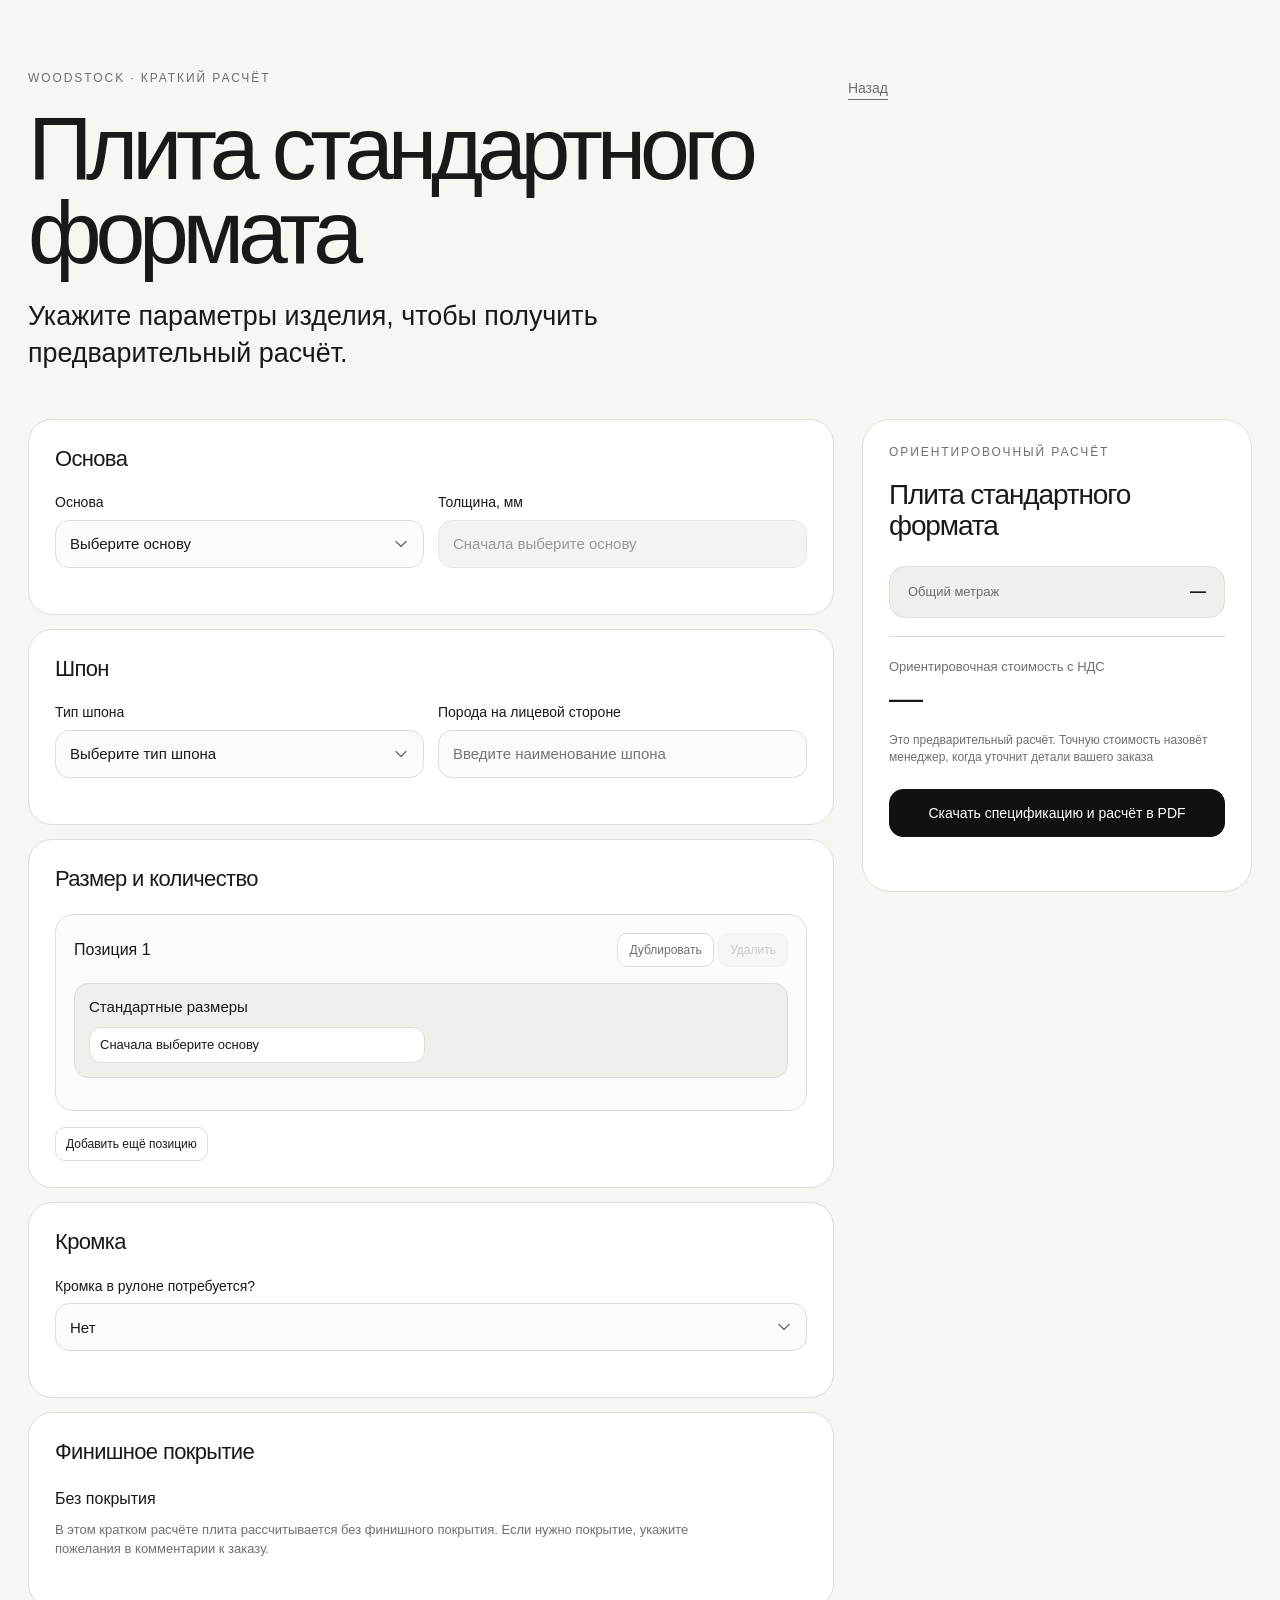
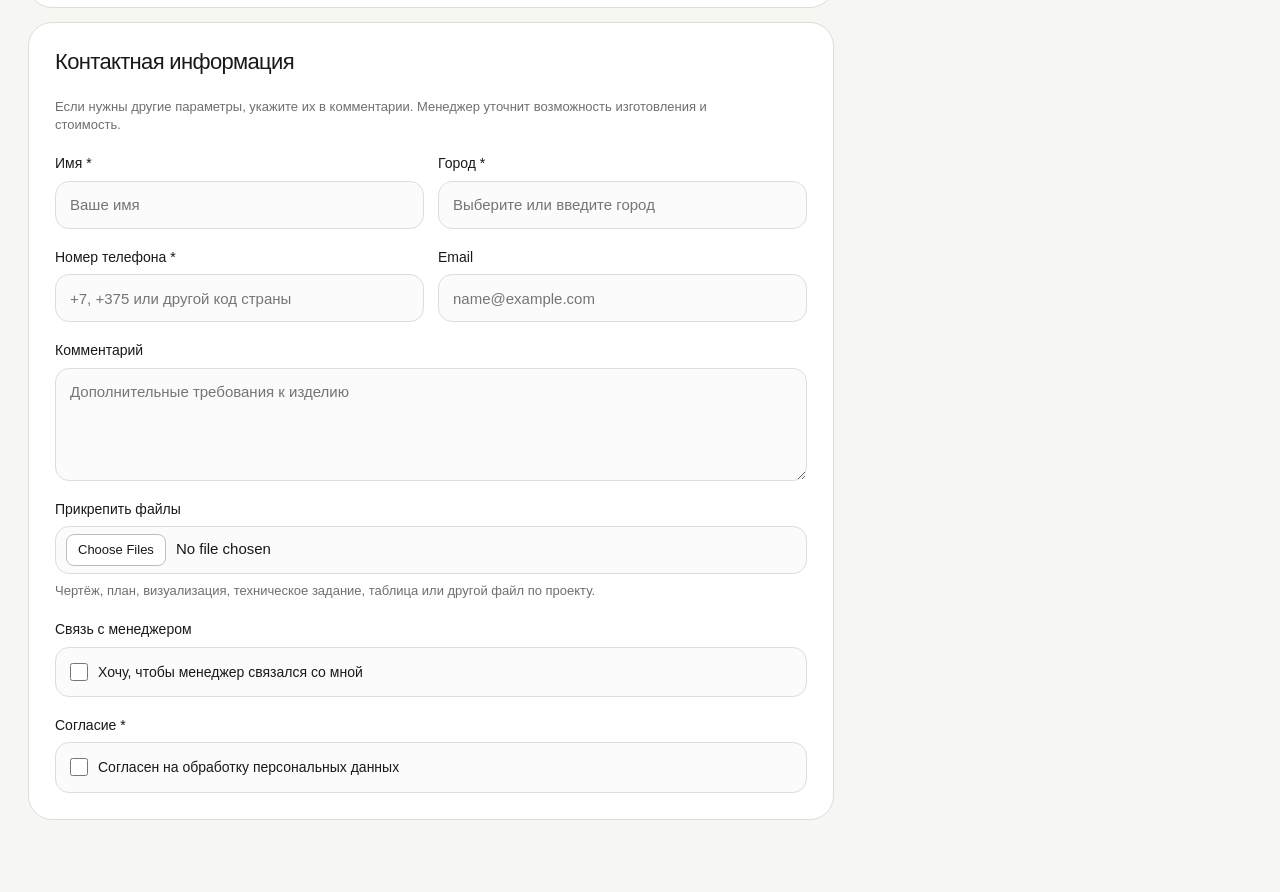
<file: pages/quick/panels-standard.html>
<!DOCTYPE html><html lang="ru"><head><meta charset="UTF-8"><meta name="viewport" content="width=device-width,initial-scale=1"><title>Плита стандартного формата — Woodstock</title><link rel="stylesheet" href="../../css/main.css?v=20261113-inline-fixed-info"><style>
.quick-panels-page [data-summary-fixed],.quick-panels-page [data-quick-hidden],.quick-panels-page #priceAdjustmentsBlock,.quick-panels-page [data-size-manufacturing-field],.quick-panels-page #positionFinishOverrides,.quick-panels-page #positionEdgeOverrides,.quick-panels-page #edgeCostSummary,.quick-panels-page #separateEdgeCostSummary {display:none!important}
.quick-panels-page .tech-operations-list .dynamic-adjustment-row__right {display:none}
.quick-panels-page [data-hide-commercial] {display:none!important}
body[data-panel-scenario="standard"] [data-custom-size-toggle] {display:none!important}
body:not([data-panel-scenario="standard"]) [data-standard-size-values],body:not([data-panel-scenario="standard"]) [data-custom-size-toggle] {display:none!important}
.quick-panels-page #positionFinishToggle,.quick-panels-page #positionEdgeToggle {display:none!important}
.quick-panels-page .tech-operations-list .dynamic-adjustment-row:not(:has(#sandingSelect)) {display:none}
.quick-panels-page .size-row:not(:has([data-size-transition]:checked)) [data-size-details] {display:none}
body:not([data-panel-scenario="standard"]) .standard-size-list {display:none}
body[data-panel-scenario="standard"] [data-size-extra] {display:none!important}
</style></head><body class="quick-panels-page" data-panel-scenario="standard"><main class="start-page calc-page plate-page"><header class="page-head calc-head"><div class="page-head__content"><p class="kicker">WOODSTOCK · Краткий расчёт</p><h1>Плита стандартного формата</h1><p class="lead">Укажите параметры изделия, чтобы получить предварительный расчёт.</p></div><a class="back-link" href="./panels.html">Назад</a></header><section class="calc-layout">      <form class="calc-form" id="panelForm" novalidate>
        <section class="form-block">
          <h2>Основа</h2>
          <div class="field-grid field-grid--two">
            <label class="field">
              <span class="field__label">Основа</span>
              <select id="baseSelect"><option value="">Выберите основу</option></select>
            </label>

            <div class="field">
              <span class="field__label">Толщина, мм</span>
              <select id="baseThicknessSelect" disabled>
                <option value="">Сначала выберите основу</option>
              </select>
            </div>
          </div>

          <p class="field-warning is-hidden" id="heavyPlateWarning"></p>
          <p class="field-warning is-hidden" id="baseProductionCostHint"></p>
        </section>

        <section class="form-block">
          <h2>Шпон</h2>

          <div class="field-grid field-grid--two">
            <label class="field" id="veneerTypeField">
              <span class="field__label">Тип шпона</span>
              <select id="veneerTypeSelect">
                <option value="">Выберите тип шпона</option>
              </select>
            </label>

            <div class="field autocomplete-field" id="veneerAField">
              <label class="field__label" id="veneerAInputLabel" for="veneerAInput">Порода на лицевой стороне</label>
              <div class="autocomplete-control">
                <input id="veneerAInput" type="text" autocomplete="off" placeholder="Введите наименование шпона" aria-controls="veneerASuggestions" aria-expanded="false" />
                <button class="autocomplete-clear is-hidden" id="veneerAClear" type="button" aria-label="Очистить материал лицевой стороны">×</button>
                <div class="autocomplete-menu is-hidden" id="veneerASuggestions" role="listbox"></div>
              </div>
              <span class="field__error" id="veneerAError"></span>
            </div>
          </div>

          <div class="field-grid field-grid--two is-hidden" id="veneerSelectionDetailsGrid">
            <label class="field is-hidden" id="veneerThicknessField">
              <span class="field__label">Толщина, мм</span>
              <select id="veneerThicknessSelect"></select>
              <span class="field__error" id="veneerThicknessError"></span>
              <span class="field__note is-hidden" id="quickPaperBackHint" aria-live="polite"></span>
            </label>

            <label class="field is-hidden" id="veneeredSidesField">
              <span class="field__label">Фанеровка</span>
              <select id="veneeredSidesSelect">
                <option value="1">с одной стороны</option>
                <option value="2">с двух сторон</option>
              </select>
            </label>
          </div>

          <div class="field-grid field-grid--two is-hidden" id="veneerSideBGrid">
            <label class="field is-hidden" id="reverseSideField">
              <span class="field__label">Обратная сторона</span>
              <select id="reverseSideSelect">
                <option value="rough">Черновой шпон</option>
                <option value="paper">Бумага</option>
              </select>
              <span class="field__error" id="reverseSideHint"></span>
            </label>
          </div>

          <div class="field-grid field-grid--two is-hidden" id="veneerBFields">
            <label class="field">
              <span class="field__label">Порода на обратной стороне</span>
              <select id="veneerBModeSelect">
                <option value="same">Такой же, как лицевая сторона</option>
                <option value="other">Другой материал</option>
                <option value="rough" hidden disabled>Черновой шпон</option>
              </select>
              <span class="field__error" id="veneerBModeHint"></span>
            </label>
            <div class="field autocomplete-field is-hidden" id="veneerBSearchField">
              <label class="field__label" id="veneerBInputLabel" for="veneerBInput">Другой шпон — обратная сторона</label>
              <div class="autocomplete-control">
                <input id="veneerBInput" type="text" autocomplete="off" placeholder="Введите наименование материала" aria-controls="veneerBSuggestions" aria-expanded="false" />
                <button class="autocomplete-clear is-hidden" id="veneerBClear" type="button" aria-label="Очистить шпон обратной стороны">×</button>
                <div class="autocomplete-menu is-hidden" id="veneerBSuggestions" role="listbox"></div>
              </div>
              <span class="field__error" id="veneerBError"></span>
            </div>
            <label class="field is-hidden" id="veneerBCutField">
              <span class="field__label">Тип рисунка обратной стороны</span>
              <select id="veneerBCutSelect" aria-describedby="veneerBCutHint"><option value="">Выберите тип рисунка</option></select>
              <span class="field__note" id="veneerBCutHint"><strong>Радиальный.</strong> Рисунок из ровных полос, спокойный и однородный.<br><strong>Тангенциальный.</strong> Рисунок из дуг и волн, яркий и живой. Листы не похожи друг на друга.</span>
              <span class="field__error" id="veneerBCutError"></span>
            </label>
            <label class="field is-hidden" id="veneerBRoughThicknessField">
              <span class="field__label">Толщина чернового шпона обратной стороны</span>
              <select id="veneerBRoughThicknessSelect"><option value="">Выберите толщину</option></select>
            </label>
          </div>

          <div class="field-grid field-grid--two is-hidden" id="veneerLayoutGrid">
            <label class="field is-hidden" id="veneerCutField">
              <span class="field__label">Тип рисунка</span>
              <select id="veneerCutSelect" aria-describedby="veneerCutHint"><option value="">Выберите тип рисунка</option></select>
              <span class="field__note" id="veneerCutHint"><strong>Радиальный.</strong> Рисунок из ровных полос, спокойный и однородный.<br><strong>Тангенциальный.</strong> Рисунок из дуг и волн, яркий и живой. Листы не похожи друг на друга.</span>
              <span class="field__error" id="veneerCutError"></span>
            </label>
            <label class="field is-hidden" id="layoutField">
              <span class="field__label">Раскладка лицевой стороны</span>
              <select id="layoutSelect"><option value="">Выберите раскладку</option></select>
              <span class="field__error" id="layoutError"></span>
            </label>
          </div>

          <label class="field is-hidden" id="layoutBField">
            <span class="field__label">Раскладка обратной стороны</span>
            <select id="layoutBSelect"><option value="">Как на лицевой стороне</option></select>
          </label>

          <div class="conditional-block is-hidden" id="layoutTzFields">
            <label class="field">
              <span class="field__label">Комментарий к раскладке</span>
              <textarea id="layoutTzComment" rows="3" placeholder="Опишите требования к раскладке"></textarea>
            </label>
            <div class="file-upload-box">
              <label class="field__label" for="layoutTzFiles">Файлы к раскладке</label>
              <input id="layoutTzFiles" type="file" multiple accept=".pdf,.dwg,.dxf,.jpg,.jpeg,.png,.doc,.docx,.xls,.xlsx" />
              <span class="field__note">Добавьте чертёж, схему или техническое задание.</span>
              <div class="uploaded-files is-hidden" id="layoutTzFileNames">Файлы не выбраны</div>
            </div>
            <p class="field__error is-hidden" id="layoutTzError"></p>
          </div>

          <div class="conditional-block is-hidden" id="veneerInfoMessages">
            <p class="field-warning is-hidden" id="readyShirtThicknessWarning"></p>
            <p class="field-warning is-hidden" id="mixMatchWarning"></p>
            <p class="field-warning is-hidden" id="designLayoutWarning"></p>
          </div>
        </section>

        <section class="form-block">
          <h2>Размер и количество</h2>
          <div class="size-rows" id="sizeRows"></div>
          <p class="field__error is-hidden" id="sizeBlockError"></p>
          <button class="secondary-button add-size-row-button" id="addSizeRowBtn" type="button">Добавить ещё позицию</button>
        </section>

        <section class="form-block">
          <h2>Кромка</h2>
          <label class="field">
            <span class="field__label">Кромка в рулоне потребуется?</span>
            <select id="edgeModeSelect">
              <option value="none">Нет</option>
              
              <option value="separate">Да</option>
            </select>
          </label>

          <div class="conditional-block is-hidden" id="attachedEdgeFields">
            <div class="field-grid field-grid--two">
              <label class="field">
                <span class="field__label">Стороны кромления</span>
                <select id="edgeSidesSelect">
                  <option value="">Выберите стороны кромления</option>
                </select>
              </label>
              <label class="field">
                <span class="field__label">Тип кромки</span>
                <select id="edgeTypeSelect">
                  <option value="">Выберите тип кромки</option>
                </select>
              </label>
            </div>

            <div class="field-grid field-grid--two">
              <div class="field autocomplete-field">
                <label class="field__label" for="edgeMaterialInput">Порода</label>
                <div class="autocomplete-control">
                  <input id="edgeMaterialInput" type="text" autocomplete="off" placeholder="Сначала выберите тип кромки" aria-controls="edgeMaterialSuggestions" aria-expanded="false" />
                  <button class="autocomplete-clear is-hidden" id="edgeMaterialClear" type="button" aria-label="Очистить наименование кромки">×</button>
                  <div class="autocomplete-menu is-hidden" id="edgeMaterialSuggestions" role="listbox"></div>
                </div>
                <span class="field__note">Подставляется по шпону лицевой стороны. Можно выбрать другой материал. Цена берётся из прайса кромки.</span>
                <span class="field__error" id="edgeMaterialError"></span>
              </div>

              <label class="field is-hidden" id="edgeThicknessField">
                <span class="field__label">Толщина, мм</span>
                <select id="edgeThicknessSelect">
                  <option value="">Выберите толщину кромки</option>
                </select>
              </label>
            </div>

            <div class="field-grid field-grid--two">
              <label class="field" id="edgeWidthField">
                <span class="field__label">Ширина, мм</span>
                <select id="edgeWidthSelect" disabled>
                  <option value="">Выберите позицию кромки</option>
                </select>
              </label>
              <label class="field is-hidden" id="edgeOrderWidthField">
                <span class="field__label">Ширина, мм</span>
                <input id="edgeOrderWidthInput" type="number" min="1" step="1" inputmode="decimal" />
                <span class="field__note">Укажите ширину кромки в рулоне.</span>
              </label>
            </div>

            <div class="field-grid field-grid--two">
              <label class="field">
                <span class="field__label">Фаска на кромке</span>
                <select id="edgeBevelSelect">
                  <option value="no">Нет</option>
                  <option value="yes">Да</option>
                </select>
              </label>
              <div class="field">
                <span class="field__label">Расчётный метраж</span>
                <p class="field__note" id="attachedEdgeMetersSummary">—</p>
                <p class="field__note" id="edgeCostSummary">—</p>
              </div>
            </div>

            <button class="secondary-button finish-position-toggle" id="positionEdgeToggle" type="button" aria-expanded="false">Настроить кромку по позициям</button>
            <div class="finish-position-overrides is-hidden" id="positionEdgeOverrides"></div>
          </div>

          <div class="conditional-block is-hidden" id="separateEdgeFields">
            <label class="field" data-quick-hidden><span class="field__label">Торцы для расчёта метража</span><select id="separateEdgeSidesSelect"></select></label>
            <div class="field-grid field-grid--two">
              <label class="field">
                <span class="field__label">Тип кромки</span>
                <select id="separateEdgeTypeSelect">
                  <option value="">Выберите тип кромки</option>
                </select>
              </label>
              <label class="field">
                <span class="field__label">Метраж к заказу, пог. м</span>
                <input id="separateEdgeMetersInput" type="number" min="50" step="0.1" inputmode="decimal" />
                <span class="field__note" id="separateEdgeCostSummary">—</span>
                <span class="field__note" id="separateEdgeMetersSummary">Минимальный заказ кромки 50 пог. м</span>
                <button class="secondary-button is-hidden" id="separateEdgeMetersReset" data-quick-hidden type="button">Вернуть автоматический метраж</button>
                <span class="field__error" id="separateEdgeMetersError"></span>
                <span class="field__note is-hidden" id="separateEdgeMetersWarning"></span>
              </label>
            </div>

            <div class="field-grid field-grid--two">
              <div class="field autocomplete-field">
                <label class="field__label" for="separateEdgeMaterialInput">Порода</label>
                <div class="autocomplete-control">
                  <input id="separateEdgeMaterialInput" type="text" autocomplete="off" placeholder="Сначала выберите тип кромки" aria-controls="separateEdgeMaterialSuggestions" aria-expanded="false" />
                  <button class="autocomplete-clear is-hidden" id="separateEdgeMaterialClear" type="button" aria-label="Очистить наименование кромки">×</button>
                  <div class="autocomplete-menu is-hidden" id="separateEdgeMaterialSuggestions" role="listbox"></div>
                </div>
                <span class="field__note">Подставляется по шпону лицевой стороны. Можно выбрать другой материал. Цена берётся из прайса кромки.</span>
                <span class="field__error" id="separateEdgeMaterialError"></span>
              </div>

              <label class="field is-hidden" id="separateEdgeThicknessField">
                <span class="field__label">Толщина, мм</span>
                <select id="separateEdgeThicknessSelect">
                  <option value="">Выберите толщину кромки</option>
                </select>
              </label>
            </div>

            <div class="field-grid field-grid--two">
              <label class="field" id="separateEdgeWidthField" data-quick-hidden>
                <span class="field__label">Ширина, мм</span>
                <select id="separateEdgeWidthSelect" disabled>
                  <option value="">Выберите позицию кромки</option>
                </select>
              </label>
              <label class="field is-hidden" id="separateEdgeOrderWidthField">
                <span class="field__label">Ширина, мм</span>
                <input id="separateEdgeOrderWidthInput" type="number" min="19" step="1" inputmode="numeric" />
                <span class="field__note">Укажите ширину кромки в рулоне.</span>
              </label>
            </div>
          </div>

          <div class="conditional-block is-hidden" id="edgeCommentField">
            <label class="field">
              <span class="field__label">Комментарий</span>
              <textarea id="edgeCommentInput" rows="3"></textarea>
              <span class="field__note">Укажите при необходимости цвет, артикул или другие требования к кромке.</span>
            </label>
          </div>
        </section>

        <section hidden inert aria-hidden="true" data-automatic-operations>
          <div class="field-grid field-grid--two calibration-fields" id="calibrationFields">
            <label class="field">
              <span class="field__label">Калибровка основы</span>
              <select id="calibrationSelect">
                <option value="no">Не нужна</option>
                <option value="yes">Нужна</option>
              </select>
              <span class="field__note is-hidden" id="calibrationRequiredNote">Калибровка обязательна для выбранной основы.</span>
            </label>
            <label class="field is-hidden" id="calibrationTargetField">
              <span class="field__label">Толщина основы после калибровки, мм</span>
              <input id="calibrationTargetInput" type="number" min="0.1" step="0.1" inputmode="decimal" />
              <span class="field__error" id="calibrationTargetError"></span>
            </label>
            <label class="field is-hidden" id="calibrationDepthField">
              <span class="field__label">Съём при калибровке, мм</span>
              <input id="calibrationDepthInput" type="number" step="0.1" inputmode="decimal" readonly aria-readonly="true" />
              <span class="field__note" id="calibrationDepthNote">Рассчитывается автоматически: исходная толщина основы − толщина после калибровки. Себестоимость 150 ₽/м² за каждый 1 мм съёма; в цене учтена наценка 50%.</span>
              <span class="field__error" id="calibrationDepthError"></span>
            </label>
          </div>
          <div class="dynamic-adjustments tech-operations-list">
            <div class="dynamic-adjustment-row">
              <div class="dynamic-adjustment-row__label"><strong>Фанеровка</strong></div>
              <div class="dynamic-adjustment-row__right"><strong id="techVeneeringSummary">—</strong></div>
            </div>
            <div class="dynamic-adjustment-row">
              <div class="dynamic-adjustment-row__label"><strong>Шлифовка</strong> <select id="sandingSelect" aria-label="Шлифовка"><option value="yes">Да</option><option value="no">Нет</option></select></div>
              <div class="dynamic-adjustment-row__right"><strong id="techSandingSummary">—</strong></div>
            </div>
            <div class="dynamic-adjustment-row">
              <div class="dynamic-adjustment-row__label"><strong>Чистовой припил</strong></div>
              <div class="dynamic-adjustment-row__right"><strong id="techCuttingSummary">Не требуется</strong></div>
            </div>
            <div class="dynamic-adjustment-row is-hidden" id="techGluingRow">
              <div class="dynamic-adjustment-row__label"><strong>Склейка основы</strong></div>
              <div class="dynamic-adjustment-row__right"><strong id="techGluingSummary">—</strong></div>
            </div>
            <div class="dynamic-adjustment-row is-hidden" id="techCalibrationRow">
              <div class="dynamic-adjustment-row__label"><strong>Калибровка</strong></div>
              <div class="dynamic-adjustment-row__right"><strong id="techCalibrationSummary">—</strong></div>
            </div>
          </div>
        </section>

        <section class="form-block" id="quickFinishSection">
          <h2>Финишное покрытие</h2>
          <label class="field">
            <span class="field__label">Финишное покрытие</span>
            <select id="finishSelect"></select>
          </label>

          <div class="conditional-block is-hidden" id="finishParameterFields">
            <div class="field-grid field-grid--two is-hidden" id="finishCommonFields">
              <label class="field" id="finishSidesField">
                <span class="field__label">Стороны финишного покрытия</span>
                <select id="finishSidesSelect"></select>
              </label>
            </div>

            <div class="conditional-block is-hidden" id="lacquerParameterFields">
              <div class="field-grid field-grid--two">
                <label class="field" id="lacquerExecutionField">
                  <span class="field__label">Лаковое исполнение</span>
                  <select id="lacquerExecutionSelect"></select>
                </label>
                <label class="field" id="lacquerGlossField">
                  <span class="field__label">Степень блеска</span>
                  <select id="lacquerGlossSelect"></select>
                  <span class="field__error is-hidden" id="lacquerGlossError" data-validation-error="finishGloss"></span>
                </label>
                <label class="field" id="lacquerProcessField">
                  <span class="field__label">Технологическая схема лака</span>
                  <select id="lacquerProcessSelect"></select>
                  <span class="field__error is-hidden" id="lacquerProcessError" data-validation-error="finishProcess"></span>
                </label>
              </div>
            </div>

            <div class="field-grid field-grid--two is-hidden" id="lacquerExtraFields">
              <label class="field">
                <span class="field__label">Тонировка</span>
                <select id="toningSelect">
                  <option value="no">Нет</option>
                  <option value="yes">Да</option>
                </select>
              </label>
              <label class="field">
                <span class="field__label">Изолятор</span>
                <select id="isolatorSelect">
                  <option value="no">Нет</option>
                  <option value="yes">Да</option>
                </select>
              </label>
            </div>

            <div class="field-grid field-grid--two is-hidden" id="enamelParameterFields">
              <label class="field">
                <span class="field__label">Технологическая схема эмали</span>
                <select id="enamelVariantSelect"></select>
                <span class="field__error is-hidden" id="enamelVariantError" data-validation-error="finishEnamel"></span>
              </label>
            </div>
          </div>

          <button class="secondary-button finish-position-toggle" id="positionFinishToggle" type="button" aria-expanded="false">Настроить финиш по позициям</button>
          <div class="finish-position-overrides is-hidden" id="positionFinishOverrides"></div>
        </section>

        <section class="form-block" data-hide-commercial>
          <h2>Цена</h2>

          <label class="field">
            <span class="field__label">Условие клиента</span>
            <select id="clientConditionSelect"></select>
            <span class="field__note is-hidden" id="clientConditionNote"></span>
          </label>

          <div class="price-reference">
            <span>Розничная цена, ₽/м²</span>
            <strong id="retailPriceValue">—</strong>
          </div>

          <section class="is-hidden" id="priceAdjustmentsBlock">
            <h3 class="subheading">Условия, влияющие на цену</h3>
            <div class="dynamic-adjustments" id="priceAdjustmentsList"></div>
          </section>

          <label class="field is-hidden" id="manualDiscountField">
            <span class="field__label">Ручная скидка, %</span>
            <input id="manualDiscountInput" type="number" min="0" max="10" step="0.1" inputmode="decimal" value="0" />
            <span class="field__note">Глобальная скидка на всю сумму отключена: ценовые корректировки должны относиться к соответствующим компонентам.</span>
            <span class="field__error" id="manualDiscountError"></span>
          </label>

          <div class="price-reference price-reference--result" id="finalPriceField">
            <span>Цена с учётом условий, ₽/м²</span>
            <strong id="finalPriceValue">—</strong>
            <small id="finalPriceNote"></small>
          </div>

          <!--
            Расширенные права временно отключены до личного кабинета / ролевой модели:
            ручное изменение прайсовой цены шпона, возврат розничной цены,
            ручное редактирование автоматических скидок и ручной выбор ценового условия МДФ.
            Прайсовые уровни в данных сохранены и используются только там, где условие
            можно определить автоматически по подтверждённым данным.
          -->
        </section>

        <section class="form-block" id="contactBlock">
          <h2>Контактная информация</h2>

          <div class="field-grid field-grid--two">
            <label class="field" id="nameField">
              <span class="field__label">Имя *</span>
              <input id="nameInput" type="text" autocomplete="name" placeholder="Ваше имя" />
              <span class="field__error" id="nameError"></span>
            </label>

            <div class="field autocomplete-field" id="cityField">
              <label class="field__label" for="cityInput">Город *</label>
              <div class="autocomplete-control">
                <input
                  id="cityInput"
                  type="text"
                  autocomplete="address-level2"
                  placeholder="Выберите или введите город"
                  aria-controls="citySuggestions"
                  aria-expanded="false"
                />
                <div class="autocomplete-menu is-hidden" id="citySuggestions" role="listbox"></div>
              </div>
              <span class="field__error" id="cityError"></span>
            </div>
          </div>

          <div class="field-grid field-grid--two">
            <label class="field" id="phoneField">
              <span class="field__label">Номер телефона *</span>
              <input
                id="phoneInput"
                type="tel"
                autocomplete="tel"
                inputmode="tel"
                maxlength="25"
                placeholder="+7, +375 или другой код страны"
              />
              <span class="field__error" id="phoneError"></span>
            </label>

            <label class="field" id="emailField">
              <span class="field__label">Email</span>
              <input
                id="emailInput"
                type="email"
                autocomplete="email"
                inputmode="email"
                autocapitalize="none"
                spellcheck="false"
                maxlength="254"
                placeholder="name@example.com"
              />
              <span class="field__error" id="emailError"></span>
            </label>
          </div>

          <label class="field">
            <span class="field__label">Комментарий</span>
            <textarea id="commentInput" rows="4" placeholder="Дополнительные требования к изделию"></textarea>
          </label>

          <label class="field file-upload-box">
            <span class="field__label">Прикрепить файлы</span>
            <input
              id="filesInput"
              type="file"
              multiple
              accept=".pdf,.dwg,.dxf,.jpg,.jpeg,.png,.doc,.docx,.xls,.xlsx"
            />
            <span class="field__note">Чертёж, план, визуализация, техническое задание, таблица или другой файл по проекту.</span>
            <div class="uploaded-files is-hidden" id="selectedFiles">Файлы не выбраны</div>
          </label>

          <label class="field" for="managerContactInput">
            <span class="field__label">Связь с менеджером</span>
            <span style="display:flex;align-items:flex-start;gap:10px;padding:14px;background:#fbfbfb;border:1px solid var(--line);border-radius:14px;cursor:pointer;">
              <input id="managerContactInput" type="checkbox" style="width:auto;min-width:18px;min-height:18px;margin:1px 0 0;padding:0;" />
              <span style="font-size:14px;line-height:1.45;">Хочу, чтобы менеджер связался со мной</span>
            </span>
          </label>

          <label class="field" id="privacyField" for="privacyInput">
            <span class="field__label">Согласие *</span>
            <span style="display:flex;align-items:flex-start;gap:10px;padding:14px;background:#fbfbfb;border:1px solid var(--line);border-radius:14px;cursor:pointer;">
              <input id="privacyInput" type="checkbox" style="width:auto;min-width:18px;min-height:18px;margin:1px 0 0;padding:0;" />
              <span style="font-size:14px;line-height:1.45;">Согласен на обработку персональных данных</span>
            </span>
            <span class="field__error" id="privacyError"></span>
          </label>
        </section>
      </form>

<aside class="spec-panel"><div class="spec-panel__inner"><p class="kicker">Ориентировочный расчёт</p><h2 class="spec-title">Плита стандартного формата</h2><dl class="spec-list spec-list--full"></dl><div class="area-summary"><span class="area-summary__label">Общий метраж</span><strong id="quickArea">—</strong></div><div class="total-box"><span id="priceLabel">Ориентировочная стоимость с НДС</span><strong id="resultTotal">—</strong></div><p class="spec-note">Это предварительный расчёт. Точную стоимость назовёт менеджер, когда уточнит детали вашего заказа</p><p class="field-warning is-hidden" id="partialWarning"></p><button class="next-step-button" id="getCalculationButton" type="button">Скачать спецификацию и расчёт в PDF</button><p class="save-status" id="saveStatus" aria-live="polite"></p></div></aside></section>      <aside class="is-hidden">
        <div class="spec-panel__inner">
          <p class="kicker">Расчёт позиции</p>
          <h2 class="spec-title">Плитные материалы и изделия</h2>
          <div class="spec-groups">
            <section class="spec-group">
              <h3 class="spec-group__title">Характеристики позиции</h3>
              <dl class="spec-list spec-list--full" id="specCharacteristics"></dl>
            </section>
            <section class="spec-group">
              <h3 class="spec-group__title">Размеры</h3>
              <div id="specSizes" class="spec-positions"></div>
            </section>
            <section class="spec-group spec-group--total">
              <h3 class="spec-group__title">Стоимость</h3>
              <dl class="spec-list spec-list--full">
                <div><dt id="specPricePerM2Label">Цена за м² с НДС</dt><dd id="specPricePerM2">—</dd></div>
                <div><dt id="specPricePerPieceLabel">Цена за шт. / лист</dt><dd id="specPricePerPiece">—</dd></div>
              </dl>
              <div class="total-box"><span>Итого с НДС</span><strong id="specTotal">—</strong><small id="specVat">В том числе НДС 22%: —</small></div>
            </section>
          </div>
          <button class="next-step-button" id="addToSpecButton" type="button">Добавить в спецификацию</button>
          <p class="save-status" id="unusedDetailedStatus" aria-live="polite"></p>
        </div>
      </aside></main>  <dialog class="download-modal" id="downloadModal" aria-labelledby="downloadModalTitle">
    <div class="download-modal__content">
      <button
        class="download-modal__close"
        id="downloadModalClose"
        type="button"
        aria-label="Закрыть"
      >
        <span aria-hidden="true">×</span>
      </button>

      <h2 class="download-modal__title" id="downloadModalTitle">Спасибо! Спецификация скачана</h2>

      <p class="download-modal__text">
        Мы получили ваш расчёт. Менеджер WOODSTOCK проверит параметры.
        Если потребуется уточнение, мы свяжемся с вами.
      </p>

      <div class="download-modal__contacts">
        <strong>Есть вопросы?</strong>
        <a href="tel:+74956171799">+7 (495) 617-17-99</a>
        <a href="mailto:info@wood-s.com">info@wood-s.com</a>
        <a href="https://woodstock.su/" target="_blank" rel="noopener noreferrer">woodstock.su</a>
      </div>

      <p class="download-modal__legal">
        Расчёт является предварительным и не является публичной офертой.
      </p>
    </div>
  </dialog><script src="../../vendor/pdfmake/pdfmake.min.js"></script><script src="../../vendor/pdfmake/vfs_fonts.js"></script><script src="../../js/core/panels-core.js"></script><script src="../../js/core/quick-common.js"></script><script src="../../js/core/specification-state.js"></script><script src="../../js/quick-panels.js?v=20261124-confirmed-answers"></script><script src="../../js/detailed-panels.js?v=20261124-confirmed-answers"></script></body></html>
</file>
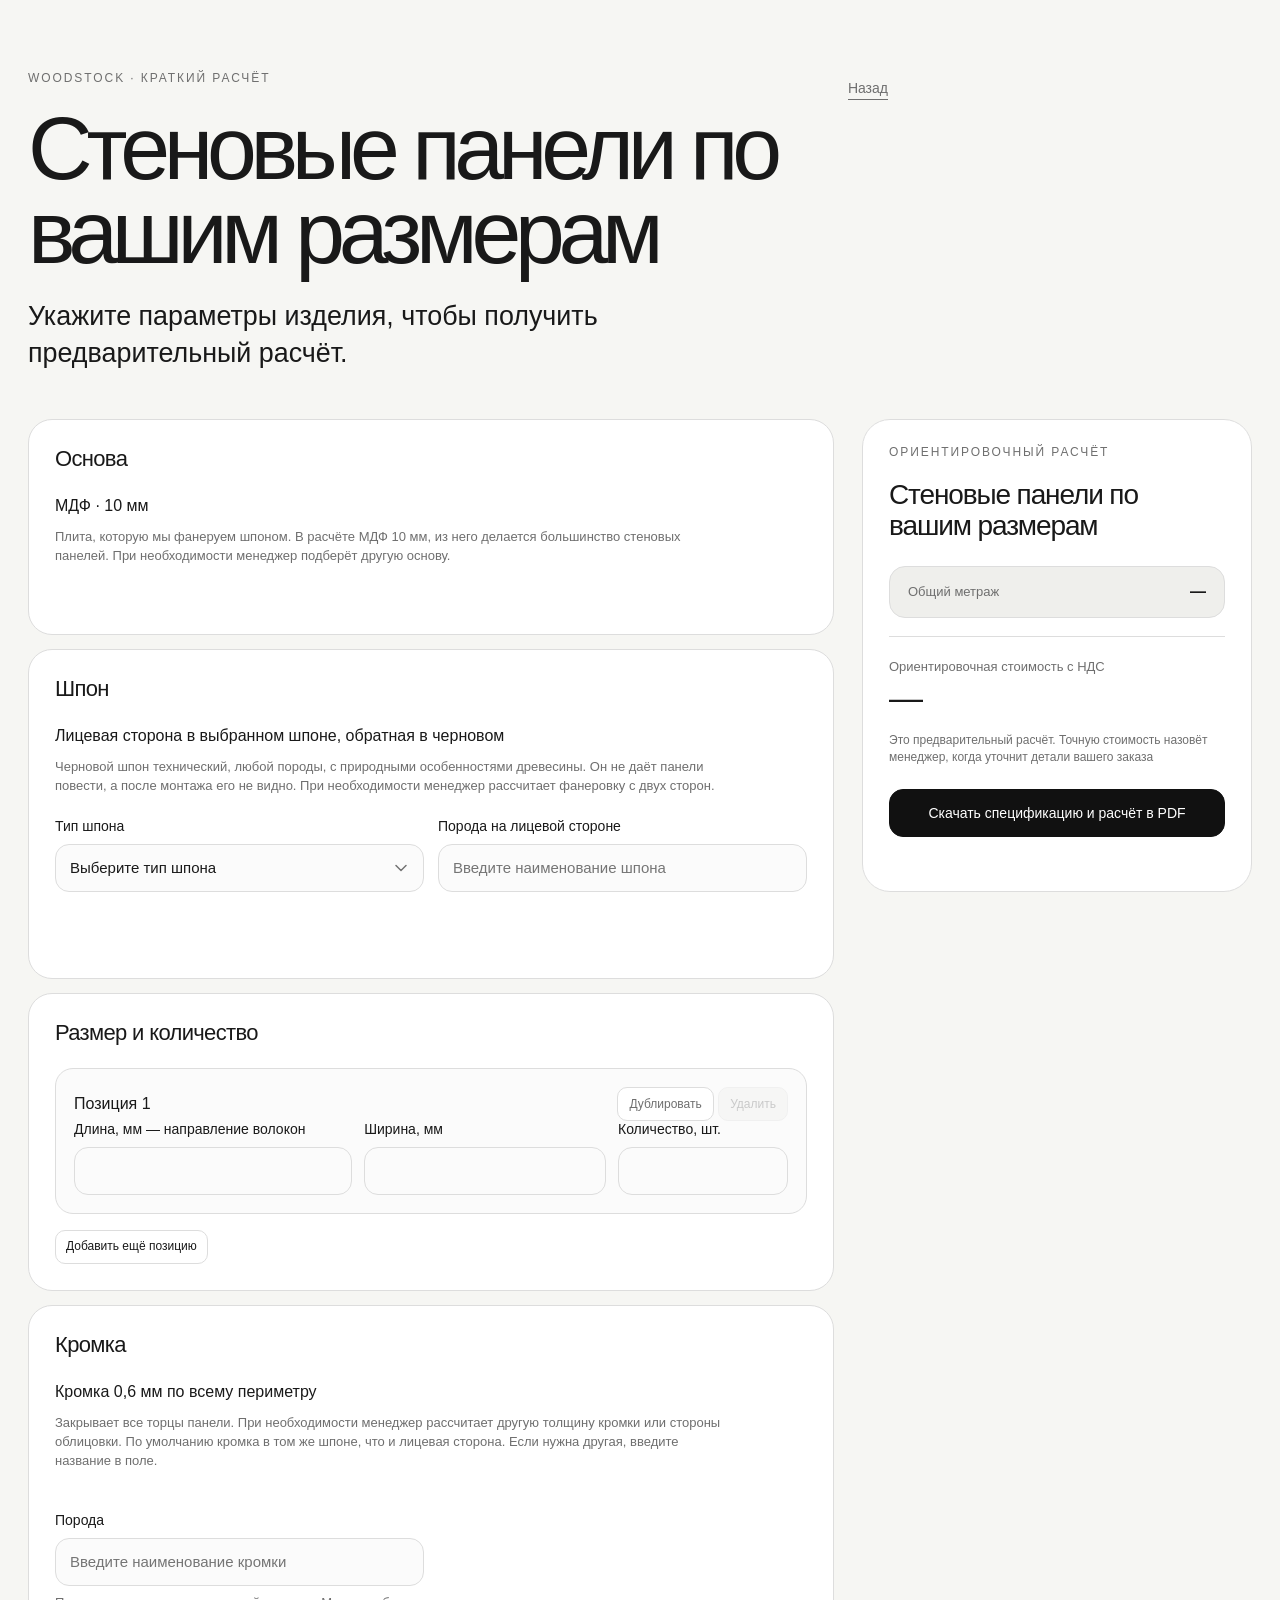
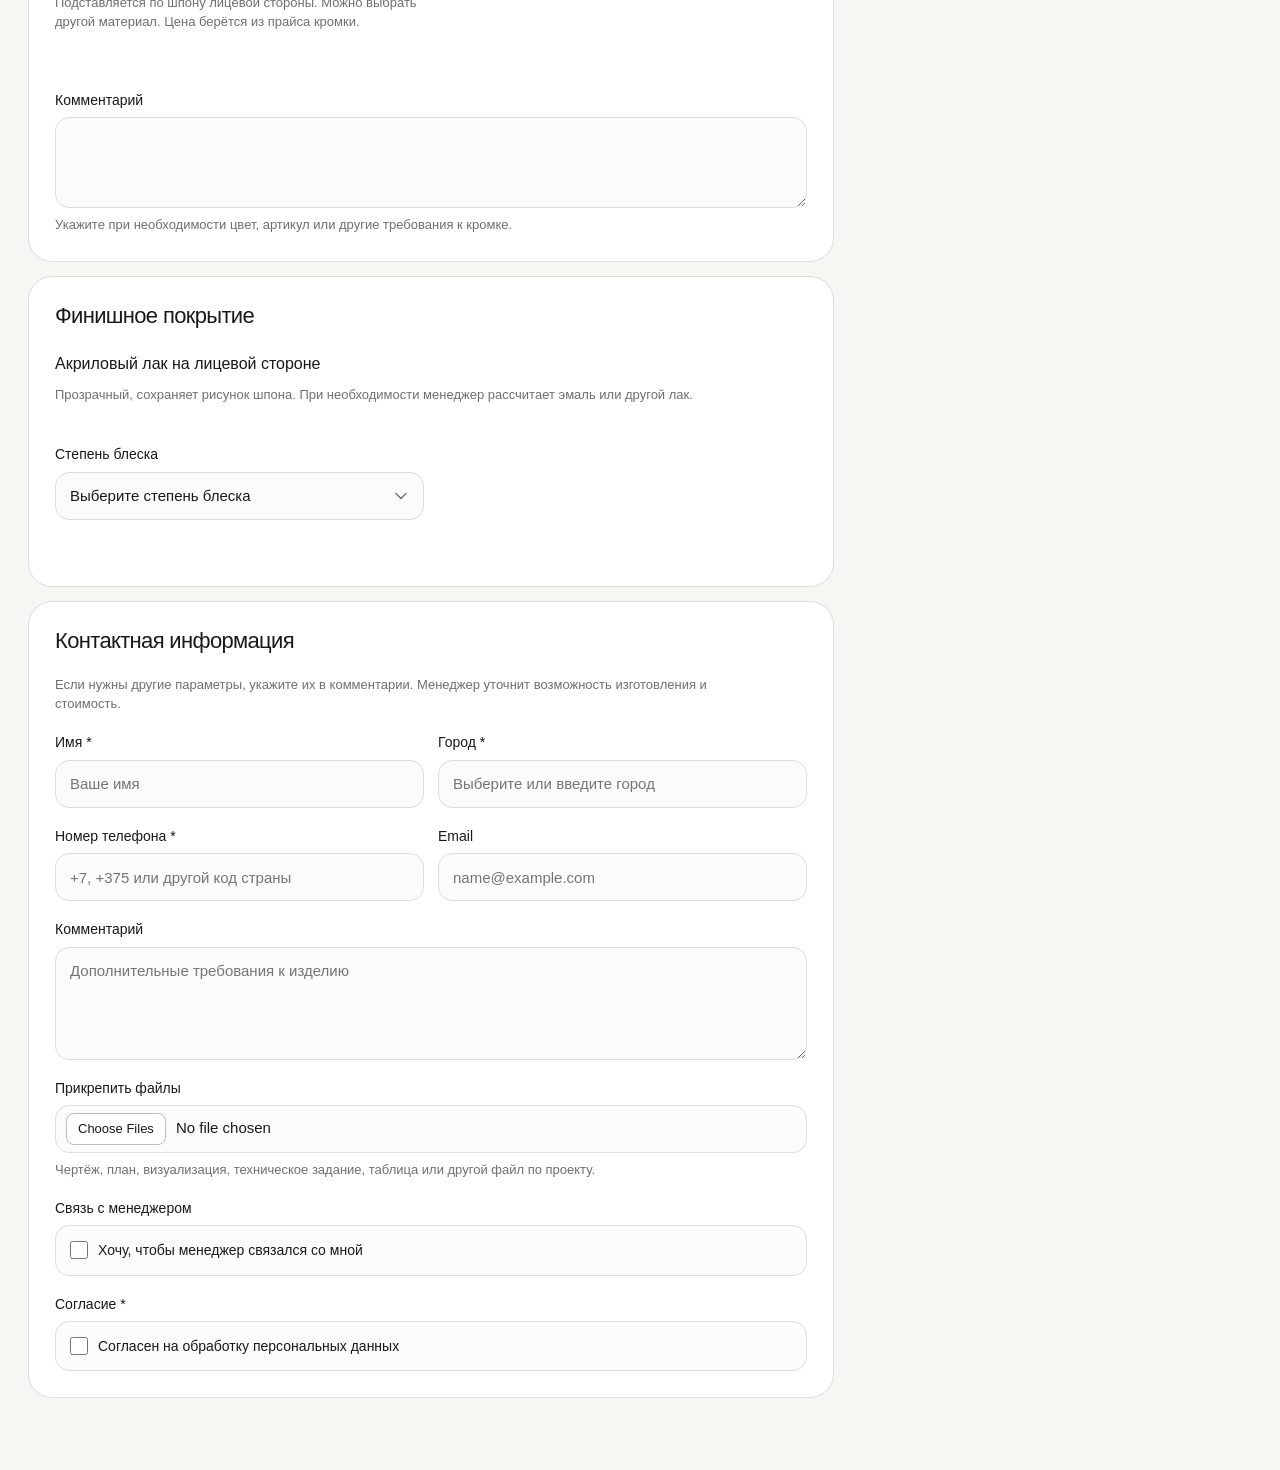
<file: pages/quick/panels-wall.html>
<!DOCTYPE html><html lang="ru"><head><meta charset="UTF-8"><meta name="viewport" content="width=device-width,initial-scale=1"><title>Стеновые панели по вашим размерам — Woodstock</title><link rel="stylesheet" href="../../css/main.css?v=20261113-wall-10-copy"><style>
.quick-panels-page [data-summary-fixed],.quick-panels-page [data-quick-hidden],.quick-panels-page #priceAdjustmentsBlock,.quick-panels-page [data-size-manufacturing-field],.quick-panels-page #positionFinishOverrides,.quick-panels-page #positionEdgeOverrides,.quick-panels-page #edgeCostSummary,.quick-panels-page #separateEdgeCostSummary {display:none!important}
.quick-panels-page .tech-operations-list .dynamic-adjustment-row__right {display:none}
.quick-panels-page [data-hide-commercial] {display:none!important}
body[data-panel-scenario="standard"] [data-custom-size-toggle] {display:none!important}
body:not([data-panel-scenario="standard"]) [data-standard-size-values],body:not([data-panel-scenario="standard"]) [data-custom-size-toggle] {display:none!important}
.quick-panels-page #positionFinishToggle,.quick-panels-page #positionEdgeToggle {display:none!important}
.quick-panels-page .tech-operations-list .dynamic-adjustment-row:not(:has(#sandingSelect)) {display:none}
.quick-panels-page .size-row:not(:has([data-size-transition]:checked)) [data-size-details] {display:none}
body:not([data-panel-scenario="standard"]) .standard-size-list {display:none}
body[data-panel-scenario="wall"] [data-size-extra] {display:none!important}
</style></head><body class="quick-panels-page" data-panel-scenario="wall"><main class="start-page calc-page plate-page"><header class="page-head calc-head"><div class="page-head__content"><p class="kicker">WOODSTOCK · Краткий расчёт</p><h1>Стеновые панели по вашим размерам</h1><p class="lead">Укажите параметры изделия, чтобы получить предварительный расчёт.</p></div><a class="back-link" href="./panels.html">Назад</a></header><section class="calc-layout">      <form class="calc-form" id="panelForm" novalidate>
        <section class="form-block">
          <h2>Основа</h2>
          <div class="field-grid field-grid--two">
            <label class="field">
              <span class="field__label">Основа</span>
              <select id="baseSelect"><option value="">Выберите основу</option></select>
            </label>

            <div class="field">
              <span class="field__label">Толщина, мм</span>
              <select id="baseThicknessSelect" disabled>
                <option value="">Сначала выберите основу</option>
              </select>
            </div>
          </div>

          <p class="field-warning is-hidden" id="heavyPlateWarning"></p>
          <p class="field-warning is-hidden" id="baseProductionCostHint"></p>
        </section>

        <section class="form-block">
          <h2>Шпон</h2>

          <div class="field-grid field-grid--two">
            <label class="field" id="veneerTypeField">
              <span class="field__label">Тип шпона</span>
              <select id="veneerTypeSelect">
                <option value="">Выберите тип шпона</option>
              </select>
            </label>

            <div class="field autocomplete-field" id="veneerAField">
              <label class="field__label" id="veneerAInputLabel" for="veneerAInput">Порода на лицевой стороне</label>
              <div class="autocomplete-control">
                <input id="veneerAInput" type="text" autocomplete="off" placeholder="Введите наименование шпона" aria-controls="veneerASuggestions" aria-expanded="false" />
                <button class="autocomplete-clear is-hidden" id="veneerAClear" type="button" aria-label="Очистить материал лицевой стороны">×</button>
                <div class="autocomplete-menu is-hidden" id="veneerASuggestions" role="listbox"></div>
              </div>
              <span class="field__error" id="veneerAError"></span>
            </div>
          </div>

          <div class="field-grid field-grid--two is-hidden" id="veneerSelectionDetailsGrid">
            <label class="field is-hidden" id="veneerThicknessField">
              <span class="field__label">Толщина, мм</span>
              <select id="veneerThicknessSelect"></select>
              <span class="field__error" id="veneerThicknessError"></span>
              <span class="field__note is-hidden" id="quickWallPaperHint" aria-live="polite"></span>
              <span class="field__note is-hidden" id="quickWallBackExplanation" aria-live="polite"></span>
            </label>

            <label class="field is-hidden" id="veneeredSidesField" data-quick-hidden>
              <span class="field__label">Фанеровка</span>
              <select id="veneeredSidesSelect">
                <option value="1">с одной стороны</option>
                <option value="2">с двух сторон</option>
              </select>
            </label>
          </div>

          <div class="field-grid field-grid--two is-hidden" id="veneerSideBGrid">
            <label class="field is-hidden" id="reverseSideField">
              <span class="field__label">Обратная сторона</span>
              <select id="reverseSideSelect">
                <option value="rough">Черновой шпон</option>
                <option value="paper">Бумага</option>
              </select>
              <span class="field__error" id="reverseSideHint"></span>
            </label>
          </div>

          <div class="field-grid field-grid--two is-hidden" id="veneerBFields">
            <label class="field">
              <span class="field__label">Порода на обратной стороне</span>
              <select id="veneerBModeSelect">
                <option value="same">Такой же, как лицевая сторона</option>
                <option value="other">Другой материал</option>
                <option value="rough" hidden disabled>Черновой шпон</option>
              </select>
              <span class="field__error" id="veneerBModeHint"></span>
            </label>
            <div class="field autocomplete-field is-hidden" id="veneerBSearchField">
              <label class="field__label" id="veneerBInputLabel" for="veneerBInput">Другой шпон — обратная сторона</label>
              <div class="autocomplete-control">
                <input id="veneerBInput" type="text" autocomplete="off" placeholder="Введите наименование материала" aria-controls="veneerBSuggestions" aria-expanded="false" />
                <button class="autocomplete-clear is-hidden" id="veneerBClear" type="button" aria-label="Очистить шпон обратной стороны">×</button>
                <div class="autocomplete-menu is-hidden" id="veneerBSuggestions" role="listbox"></div>
              </div>
              <span class="field__error" id="veneerBError"></span>
            </div>
            <label class="field is-hidden" id="veneerBCutField">
              <span class="field__label">Тип рисунка обратной стороны</span>
              <select id="veneerBCutSelect" aria-describedby="veneerBCutHint"><option value="">Выберите тип рисунка</option></select>
              <span class="field__note" id="veneerBCutHint"><strong>Радиальный.</strong> Рисунок из ровных полос, спокойный и однородный.<br><strong>Тангенциальный.</strong> Рисунок из дуг и волн, яркий и живой. Листы не похожи друг на друга.</span>
              <span class="field__error" id="veneerBCutError"></span>
            </label>
            <label class="field is-hidden" id="veneerBRoughThicknessField">
              <span class="field__label">Толщина чернового шпона обратной стороны</span>
              <select id="veneerBRoughThicknessSelect"><option value="">Выберите толщину</option></select>
            </label>
          </div>

          <div class="field-grid field-grid--two is-hidden" id="veneerLayoutGrid">
            <label class="field is-hidden" id="veneerCutField">
              <span class="field__label">Тип рисунка</span>
              <select id="veneerCutSelect" aria-describedby="veneerCutHint"><option value="">Выберите тип рисунка</option></select>
              <span class="field__note" id="veneerCutHint"><strong>Радиальный.</strong> Рисунок из ровных полос, спокойный и однородный.<br><strong>Тангенциальный.</strong> Рисунок из дуг и волн, яркий и живой. Листы не похожи друг на друга.</span>
              <span class="field__error" id="veneerCutError"></span>
            </label>
            <label class="field is-hidden" id="layoutField">
              <span class="field__label">Раскладка</span>
              <select id="layoutSelect"><option value="">Выберите раскладку</option></select>
              <span class="field__error" id="layoutError"></span>
            </label>
          </div>

          <label class="field is-hidden" id="layoutBField">
            <span class="field__label">Раскладка</span>
            <select id="layoutBSelect"><option value="">Как на лицевой стороне</option></select>
          </label>

          <div class="conditional-block is-hidden" id="layoutTzFields">
            <label class="field">
              <span class="field__label">Комментарий к раскладке</span>
              <textarea id="layoutTzComment" rows="3" placeholder="Опишите требования к раскладке"></textarea>
            </label>
            <div class="file-upload-box">
              <label class="field__label" for="layoutTzFiles">Файлы к раскладке</label>
              <input id="layoutTzFiles" type="file" multiple accept=".pdf,.dwg,.dxf,.jpg,.jpeg,.png,.doc,.docx,.xls,.xlsx" />
              <span class="field__note">Добавьте чертёж, схему или техническое задание.</span>
              <div class="uploaded-files is-hidden" id="layoutTzFileNames">Файлы не выбраны</div>
            </div>
            <p class="field__error is-hidden" id="layoutTzError"></p>
          </div>

          <div class="conditional-block is-hidden" id="veneerInfoMessages">
            <p class="field-warning is-hidden" id="readyShirtThicknessWarning"></p>
            <p class="field-warning is-hidden" id="mixMatchWarning"></p>
            <p class="field-warning is-hidden" id="designLayoutWarning"></p>
          </div>
        </section>

        <section class="form-block">
          <h2>Размер и количество</h2>
          <div class="size-rows" id="sizeRows"></div>
          <p class="field__error is-hidden" id="sizeBlockError"></p>
          <button class="secondary-button add-size-row-button" id="addSizeRowBtn" type="button">Добавить ещё позицию</button>
        </section>

        <section class="form-block">
          <h2>Кромка</h2>
          <label class="field" data-quick-hidden>
            <span class="field__label">Кромка</span>
            <select id="edgeModeSelect">
              <option value="none">Не нужна</option>
              <option value="attached">Кромление детали</option>
              
            </select>
          </label>

          <div class="conditional-block is-hidden" id="attachedEdgeFields">
            <div class="field-grid field-grid--two">
              <label class="field">
                <span class="field__label">Стороны кромления</span>
                <select id="edgeSidesSelect">
                  <option value="">Выберите стороны кромления</option>
                </select>
              </label>
              <label class="field" data-quick-hidden>
                <span class="field__label">Тип кромки</span>
                <select id="edgeTypeSelect">
                  <option value="">Выберите тип кромки</option>
                </select>
              </label>
            </div>

            <div class="field-grid field-grid--two">
              <div class="field autocomplete-field">
                <label class="field__label" for="edgeMaterialInput">Порода</label>
                <div class="autocomplete-control">
                  <input id="edgeMaterialInput" type="text" autocomplete="off" placeholder="Сначала выберите тип кромки" aria-controls="edgeMaterialSuggestions" aria-expanded="false" />
                  <button class="autocomplete-clear is-hidden" id="edgeMaterialClear" type="button" aria-label="Очистить наименование кромки">×</button>
                  <div class="autocomplete-menu is-hidden" id="edgeMaterialSuggestions" role="listbox"></div>
                </div>
                <span class="field__note">Подставляется по шпону лицевой стороны. Можно выбрать другой материал. Цена берётся из прайса кромки.</span>
                <span class="field__error" id="edgeMaterialError"></span>
              </div>

              <label class="field is-hidden" id="edgeThicknessField">
                <span class="field__label">Толщина, мм</span>
                <select id="edgeThicknessSelect">
                  <option value="">Выберите толщину кромки</option>
                </select>
              </label>
            </div>

            <div class="field-grid field-grid--two">
              <label class="field" id="edgeWidthField" data-quick-hidden>
                <span class="field__label">Ширина, мм</span>
                <select id="edgeWidthSelect" disabled>
                  <option value="">Выберите позицию кромки</option>
                </select>
              </label>
              <label class="field is-hidden" id="edgeOrderWidthField" data-quick-hidden>
                <span class="field__label">Ширина, мм</span>
                <input id="edgeOrderWidthInput" type="number" min="1" step="1" inputmode="decimal" />
                <span class="field__note">Предложена ширина по толщине детали; можно изменить. Цена заказной кромки требует согласования.</span>
              </label>
            </div>

            <div class="field-grid field-grid--two">
              <label class="field" data-quick-hidden>
                <span class="field__label">Фаска на кромке</span>
                <select id="edgeBevelSelect">
                  <option value="no">Нет</option>
                  <option value="yes">Да</option>
                </select>
              </label>
              <div class="field">
                <span class="field__label">Расчётный метраж</span>
                <p class="field__note" id="attachedEdgeMetersSummary">—</p>
                <p class="field__note" id="edgeCostSummary">—</p>
              </div>
            </div>

            <button class="secondary-button finish-position-toggle" id="positionEdgeToggle" type="button" aria-expanded="false">Настроить кромку по позициям</button>
            <div class="finish-position-overrides is-hidden" id="positionEdgeOverrides"></div>
          </div>

          <div class="conditional-block is-hidden" id="separateEdgeFields">
            <label class="field"><span class="field__label">Торцы для расчёта метража</span><select id="separateEdgeSidesSelect"></select></label>
            <div class="field-grid field-grid--two">
              <label class="field">
                <span class="field__label">Тип кромки</span>
                <select id="separateEdgeTypeSelect">
                  <option value="">Выберите тип кромки</option>
                </select>
              </label>
              <label class="field">
                <span class="field__label">Метраж к заказу, пог. м</span>
                <input id="separateEdgeMetersInput" type="number" min="0.1" step="0.1" inputmode="decimal" />
                <span class="field__note" id="separateEdgeCostSummary">—</span>
                <span class="field__note" id="separateEdgeMetersSummary">Рассчитывается по размерам и количеству деталей; можно изменить вручную.</span>
                <button class="secondary-button is-hidden" id="separateEdgeMetersReset" type="button">Вернуть автоматический метраж</button>
                <span class="field__error" id="separateEdgeMetersError"></span>
                <span class="field__note is-hidden" id="separateEdgeMetersWarning"></span>
              </label>
            </div>

            <div class="field-grid field-grid--two">
              <div class="field autocomplete-field">
                <label class="field__label" for="separateEdgeMaterialInput">Порода</label>
                <div class="autocomplete-control">
                  <input id="separateEdgeMaterialInput" type="text" autocomplete="off" placeholder="Сначала выберите тип кромки" aria-controls="separateEdgeMaterialSuggestions" aria-expanded="false" />
                  <button class="autocomplete-clear is-hidden" id="separateEdgeMaterialClear" type="button" aria-label="Очистить наименование кромки">×</button>
                  <div class="autocomplete-menu is-hidden" id="separateEdgeMaterialSuggestions" role="listbox"></div>
                </div>
                <span class="field__note">Подставляется по шпону лицевой стороны. Можно выбрать другой материал. Цена берётся из прайса кромки.</span>
                <span class="field__error" id="separateEdgeMaterialError"></span>
              </div>

              <label class="field is-hidden" id="separateEdgeThicknessField">
                <span class="field__label">Толщина, мм</span>
                <select id="separateEdgeThicknessSelect">
                  <option value="">Выберите толщину кромки</option>
                </select>
              </label>
            </div>

            <div class="field-grid field-grid--two">
              <label class="field" id="separateEdgeWidthField">
                <span class="field__label">Ширина, мм</span>
                <select id="separateEdgeWidthSelect" disabled>
                  <option value="">Выберите позицию кромки</option>
                </select>
              </label>
              <label class="field is-hidden" id="separateEdgeOrderWidthField">
                <span class="field__label">Ширина, мм</span>
                <input id="separateEdgeOrderWidthInput" type="number" min="1" step="1" inputmode="decimal" />
                <span class="field__note">Предложена ширина по толщине детали; можно изменить. Цена заказной кромки требует согласования.</span>
              </label>
            </div>
          </div>

          <div class="conditional-block is-hidden" id="edgeCommentField">
            <label class="field">
              <span class="field__label">Комментарий</span>
              <textarea id="edgeCommentInput" rows="3"></textarea>
              <span class="field__note">Укажите при необходимости цвет, артикул или другие требования к кромке.</span>
            </label>
          </div>
        </section>

        <section hidden inert aria-hidden="true" data-automatic-operations>
          <div class="field-grid field-grid--two calibration-fields" id="calibrationFields">
            <label class="field">
              <span class="field__label">Калибровка основы</span>
              <select id="calibrationSelect">
                <option value="no">Не нужна</option>
                <option value="yes">Нужна</option>
              </select>
              <span class="field__note is-hidden" id="calibrationRequiredNote">Калибровка обязательна для выбранной основы.</span>
            </label>
            <label class="field is-hidden" id="calibrationTargetField">
              <span class="field__label">Толщина основы после калибровки, мм</span>
              <input id="calibrationTargetInput" type="number" min="0.1" step="0.1" inputmode="decimal" />
              <span class="field__error" id="calibrationTargetError"></span>
            </label>
            <label class="field is-hidden" id="calibrationDepthField">
              <span class="field__label">Съём при калибровке, мм</span>
              <input id="calibrationDepthInput" type="number" step="0.1" inputmode="decimal" readonly aria-readonly="true" />
              <span class="field__note" id="calibrationDepthNote">Рассчитывается автоматически: исходная толщина основы − толщина после калибровки. Себестоимость 150 ₽/м² за каждый 1 мм съёма; в цене учтена наценка 50%.</span>
              <span class="field__error" id="calibrationDepthError"></span>
            </label>
          </div>
          <div class="dynamic-adjustments tech-operations-list">
            <div class="dynamic-adjustment-row">
              <div class="dynamic-adjustment-row__label"><strong>Фанеровка</strong></div>
              <div class="dynamic-adjustment-row__right"><strong id="techVeneeringSummary">—</strong></div>
            </div>
            <div class="dynamic-adjustment-row">
              <div class="dynamic-adjustment-row__label"><strong>Шлифовка</strong> <select id="sandingSelect" aria-label="Шлифовка"><option value="yes">Да</option><option value="no">Нет</option></select></div>
              <div class="dynamic-adjustment-row__right"><strong id="techSandingSummary">—</strong></div>
            </div>
            <div class="dynamic-adjustment-row">
              <div class="dynamic-adjustment-row__label"><strong>Чистовой припил</strong></div>
              <div class="dynamic-adjustment-row__right"><strong id="techCuttingSummary">Не требуется</strong></div>
            </div>
            <div class="dynamic-adjustment-row is-hidden" id="techGluingRow">
              <div class="dynamic-adjustment-row__label"><strong>Склейка основы</strong></div>
              <div class="dynamic-adjustment-row__right"><strong id="techGluingSummary">—</strong></div>
            </div>
            <div class="dynamic-adjustment-row is-hidden" id="techCalibrationRow">
              <div class="dynamic-adjustment-row__label"><strong>Калибровка</strong></div>
              <div class="dynamic-adjustment-row__right"><strong id="techCalibrationSummary">—</strong></div>
            </div>
          </div>
        </section>

        <section class="form-block" id="quickFinishSection">
          <h2>Финишное покрытие</h2>
          <label class="field">
            <span class="field__label">Финишное покрытие</span>
            <select id="finishSelect"></select>
            <span class="field__note is-hidden" id="quickFinishExplanation" aria-live="polite"></span>
          </label>

          <div class="conditional-block is-hidden" id="finishParameterFields">
            <div class="field-grid field-grid--two is-hidden" id="finishCommonFields">
              <label class="field" id="finishSidesField" data-quick-hidden>
                <span class="field__label">Стороны финишного покрытия</span>
                <select id="finishSidesSelect"></select>
              </label>
            </div>

            <div class="conditional-block is-hidden" id="lacquerParameterFields">
              <div class="field-grid field-grid--two">
                <label class="field" id="lacquerExecutionField">
                  <span class="field__label">Лаковое исполнение</span>
                  <select id="lacquerExecutionSelect"></select>
                </label>
                <label class="field" id="lacquerGlossField">
                  <span class="field__label">Степень блеска</span>
                  <select id="lacquerGlossSelect"></select>
                  <span class="field__error is-hidden" id="lacquerGlossError" data-validation-error="finishGloss"></span>
                </label>
                <label class="field" id="lacquerProcessField">
                  <span class="field__label">Технологическая схема лака</span>
                  <select id="lacquerProcessSelect"></select>
                  <span class="field__error is-hidden" id="lacquerProcessError" data-validation-error="finishProcess"></span>
                </label>
              </div>
            </div>

            <div class="field-grid field-grid--two is-hidden" id="lacquerExtraFields">
              <label class="field">
                <span class="field__label">Тонировка</span>
                <select id="toningSelect">
                  <option value="no">Нет</option>
                  <option value="yes">Да</option>
                </select>
              </label>
              <label class="field">
                <span class="field__label">Изолятор</span>
                <select id="isolatorSelect">
                  <option value="no">Нет</option>
                  <option value="yes">Да</option>
                </select>
              </label>
            </div>

            <div class="field-grid field-grid--two is-hidden" id="enamelParameterFields">
              <label class="field">
                <span class="field__label">Технологическая схема эмали</span>
                <select id="enamelVariantSelect"></select>
                <span class="field__error is-hidden" id="enamelVariantError" data-validation-error="finishEnamel"></span>
              </label>
            </div>
          </div>

          <button class="secondary-button finish-position-toggle" id="positionFinishToggle" type="button" aria-expanded="false">Настроить финиш по позициям</button>
          <div class="finish-position-overrides is-hidden" id="positionFinishOverrides"></div>
        </section>

        <section class="form-block" data-hide-commercial>
          <h2>Цена</h2>

          <label class="field">
            <span class="field__label">Условие клиента</span>
            <select id="clientConditionSelect"></select>
            <span class="field__note is-hidden" id="clientConditionNote"></span>
          </label>

          <div class="price-reference">
            <span>Розничная цена, ₽/м²</span>
            <strong id="retailPriceValue">—</strong>
          </div>

          <section class="is-hidden" id="priceAdjustmentsBlock">
            <h3 class="subheading">Условия, влияющие на цену</h3>
            <div class="dynamic-adjustments" id="priceAdjustmentsList"></div>
          </section>

          <label class="field is-hidden" id="manualDiscountField">
            <span class="field__label">Ручная скидка, %</span>
            <input id="manualDiscountInput" type="number" min="0" max="10" step="0.1" inputmode="decimal" value="0" />
            <span class="field__note">Глобальная скидка на всю сумму отключена: ценовые корректировки должны относиться к соответствующим компонентам.</span>
            <span class="field__error" id="manualDiscountError"></span>
          </label>

          <div class="price-reference price-reference--result" id="finalPriceField">
            <span>Цена с учётом условий, ₽/м²</span>
            <strong id="finalPriceValue">—</strong>
            <small id="finalPriceNote"></small>
          </div>

          <!--
            Расширенные права временно отключены до личного кабинета / ролевой модели:
            ручное изменение прайсовой цены шпона, возврат розничной цены,
            ручное редактирование автоматических скидок и ручной выбор ценового условия МДФ.
            Прайсовые уровни в данных сохранены и используются только там, где условие
            можно определить автоматически по подтверждённым данным.
          -->
        </section>

        <section class="form-block" id="contactBlock">
          <h2>Контактная информация</h2>

          <div class="field-grid field-grid--two">
            <label class="field" id="nameField">
              <span class="field__label">Имя *</span>
              <input id="nameInput" type="text" autocomplete="name" placeholder="Ваше имя" />
              <span class="field__error" id="nameError"></span>
            </label>

            <div class="field autocomplete-field" id="cityField">
              <label class="field__label" for="cityInput">Город *</label>
              <div class="autocomplete-control">
                <input
                  id="cityInput"
                  type="text"
                  autocomplete="address-level2"
                  placeholder="Выберите или введите город"
                  aria-controls="citySuggestions"
                  aria-expanded="false"
                />
                <div class="autocomplete-menu is-hidden" id="citySuggestions" role="listbox"></div>
              </div>
              <span class="field__error" id="cityError"></span>
            </div>
          </div>

          <div class="field-grid field-grid--two">
            <label class="field" id="phoneField">
              <span class="field__label">Номер телефона *</span>
              <input
                id="phoneInput"
                type="tel"
                autocomplete="tel"
                inputmode="tel"
                maxlength="25"
                placeholder="+7, +375 или другой код страны"
              />
              <span class="field__error" id="phoneError"></span>
            </label>

            <label class="field" id="emailField">
              <span class="field__label">Email</span>
              <input
                id="emailInput"
                type="email"
                autocomplete="email"
                inputmode="email"
                autocapitalize="none"
                spellcheck="false"
                maxlength="254"
                placeholder="name@example.com"
              />
              <span class="field__error" id="emailError"></span>
            </label>
          </div>

          <label class="field">
            <span class="field__label">Комментарий</span>
            <textarea id="commentInput" rows="4" placeholder="Дополнительные требования к изделию"></textarea>
          </label>

          <label class="field file-upload-box">
            <span class="field__label">Прикрепить файлы</span>
            <input
              id="filesInput"
              type="file"
              multiple
              accept=".pdf,.dwg,.dxf,.jpg,.jpeg,.png,.doc,.docx,.xls,.xlsx"
            />
            <span class="field__note">Чертёж, план, визуализация, техническое задание, таблица или другой файл по проекту.</span>
            <div class="uploaded-files is-hidden" id="selectedFiles">Файлы не выбраны</div>
          </label>

          <label class="field" for="managerContactInput">
            <span class="field__label">Связь с менеджером</span>
            <span style="display:flex;align-items:flex-start;gap:10px;padding:14px;background:#fbfbfb;border:1px solid var(--line);border-radius:14px;cursor:pointer;">
              <input id="managerContactInput" type="checkbox" style="width:auto;min-width:18px;min-height:18px;margin:1px 0 0;padding:0;" />
              <span style="font-size:14px;line-height:1.45;">Хочу, чтобы менеджер связался со мной</span>
            </span>
          </label>

          <label class="field" id="privacyField" for="privacyInput">
            <span class="field__label">Согласие *</span>
            <span style="display:flex;align-items:flex-start;gap:10px;padding:14px;background:#fbfbfb;border:1px solid var(--line);border-radius:14px;cursor:pointer;">
              <input id="privacyInput" type="checkbox" style="width:auto;min-width:18px;min-height:18px;margin:1px 0 0;padding:0;" />
              <span style="font-size:14px;line-height:1.45;">Согласен на обработку персональных данных</span>
            </span>
            <span class="field__error" id="privacyError"></span>
          </label>
        </section>
      </form>

<aside class="spec-panel"><div class="spec-panel__inner"><p class="kicker">Ориентировочный расчёт</p><h2 class="spec-title">Стеновые панели по вашим размерам</h2><dl class="spec-list spec-list--full"></dl><div class="area-summary"><span class="area-summary__label">Общий метраж</span><strong id="quickArea">—</strong></div><div class="total-box"><span id="priceLabel">Ориентировочная стоимость с НДС</span><strong id="resultTotal">—</strong></div><p class="spec-note">Это предварительный расчёт. Точную стоимость назовёт менеджер, когда уточнит детали вашего заказа</p><p class="field-warning is-hidden" id="partialWarning"></p><button class="next-step-button" id="getCalculationButton" type="button">Скачать спецификацию и расчёт в PDF</button><p class="save-status" id="saveStatus" aria-live="polite"></p></div></aside></section>      <aside class="is-hidden">
        <div class="spec-panel__inner">
          <p class="kicker">Расчёт позиции</p>
          <h2 class="spec-title">Плитные материалы и изделия</h2>
          <div class="spec-groups">
            <section class="spec-group">
              <h3 class="spec-group__title">Характеристики позиции</h3>
              <dl class="spec-list spec-list--full" id="specCharacteristics"></dl>
            </section>
            <section class="spec-group">
              <h3 class="spec-group__title">Размеры</h3>
              <div id="specSizes" class="spec-positions"></div>
            </section>
            <section class="spec-group spec-group--total">
              <h3 class="spec-group__title">Стоимость</h3>
              <dl class="spec-list spec-list--full">
                <div><dt id="specPricePerM2Label">Цена за м² с НДС</dt><dd id="specPricePerM2">—</dd></div>
                <div><dt id="specPricePerPieceLabel">Цена за шт. / лист</dt><dd id="specPricePerPiece">—</dd></div>
              </dl>
              <div class="total-box"><span>Итого с НДС</span><strong id="specTotal">—</strong><small id="specVat">В том числе НДС 22%: —</small></div>
            </section>
          </div>
          <button class="next-step-button" id="addToSpecButton" type="button">Добавить в спецификацию</button>
          <p class="save-status" id="unusedDetailedStatus" aria-live="polite"></p>
        </div>
      </aside></main>  <dialog class="download-modal" id="downloadModal" aria-labelledby="downloadModalTitle">
    <div class="download-modal__content">
      <button
        class="download-modal__close"
        id="downloadModalClose"
        type="button"
        aria-label="Закрыть"
      >
        <span aria-hidden="true">×</span>
      </button>

      <h2 class="download-modal__title" id="downloadModalTitle">Спасибо! Спецификация скачана</h2>

      <p class="download-modal__text">
        Мы получили ваш расчёт. Менеджер WOODSTOCK проверит параметры.
        Если потребуется уточнение, мы свяжемся с вами.
      </p>

      <div class="download-modal__contacts">
        <strong>Есть вопросы?</strong>
        <a href="tel:+74956171799">+7 (495) 617-17-99</a>
        <a href="mailto:info@wood-s.com">info@wood-s.com</a>
        <a href="https://woodstock.su/" target="_blank" rel="noopener noreferrer">woodstock.su</a>
      </div>

      <p class="download-modal__legal">
        Расчёт является предварительным и не является публичной офертой.
      </p>
    </div>
  </dialog><script src="../../vendor/pdfmake/pdfmake.min.js"></script><script src="../../vendor/pdfmake/vfs_fonts.js"></script><script src="../../js/core/panels-core.js"></script><script src="../../js/core/quick-common.js"></script><script src="../../js/core/specification-state.js"></script><script src="../../js/quick-panels.js?v=20261124-confirmed-answers"></script><script src="../../js/detailed-panels.js?v=20261124-confirmed-answers"></script></body></html>
</file>
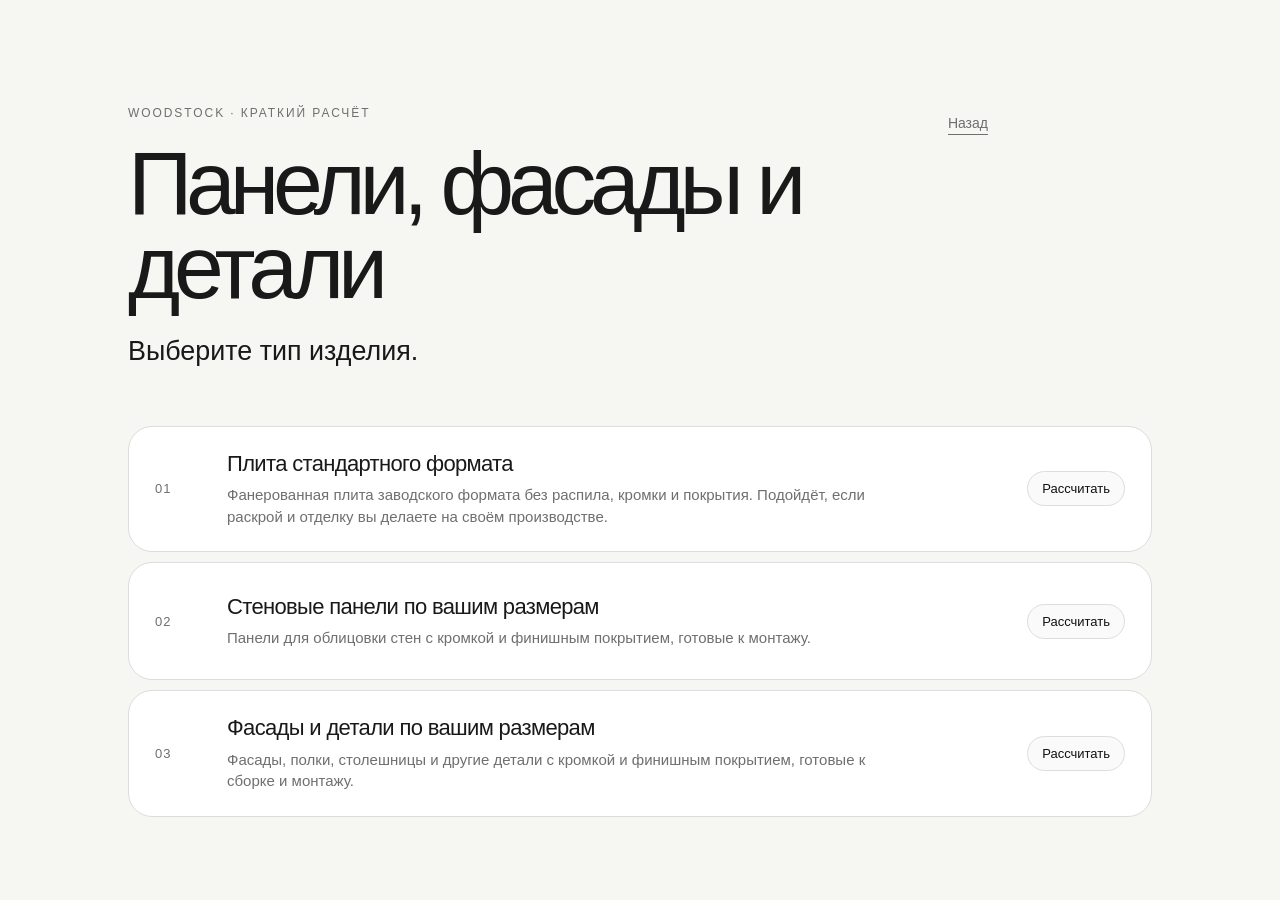
<file: pages/quick/panels.html>
<!DOCTYPE html><html lang="ru"><head><meta charset="UTF-8"><meta name="viewport" content="width=device-width, initial-scale=1.0"><meta name="description" content="Выбор вида краткого расчёта плит WOODSTOCK."><title>Плиты — краткий расчёт WOODSTOCK</title><link rel="stylesheet" href="../../css/main.css"></head><body>
<main class="start-page product-page"><header class="page-head"><div class="page-head__content"><p class="kicker">WOODSTOCK · Краткий расчёт</p><h1>Панели, фасады и детали</h1><p class="lead">Выберите тип изделия.</p></div><a class="back-link" href="./product-type.html">Назад</a></header>
<section class="product-section"><div class="product-list">
<a class="product-card" href="./panels-standard.html"><span class="product-card__number">01</span><span class="product-card__body"><span class="product-card__title">Плита стандартного формата</span><span class="product-card__text">Фанерованная плита заводского формата без распила, кромки и покрытия. Подойдёт, если раскрой и отделку вы делаете на своём производстве.</span></span><span class="product-card__action">Рассчитать</span></a>
<a class="product-card" href="./panels-wall.html"><span class="product-card__number">02</span><span class="product-card__body"><span class="product-card__title">Стеновые панели по вашим размерам</span><span class="product-card__text">Панели для облицовки стен с кромкой и финишным покрытием, готовые к монтажу.</span></span><span class="product-card__action">Рассчитать</span></a>
<a class="product-card" href="./panels-details.html"><span class="product-card__number">03</span><span class="product-card__body"><span class="product-card__title">Фасады и детали по вашим размерам</span><span class="product-card__text">Фасады, полки, столешницы и другие детали с кромкой и финишным покрытием, готовые к сборке и монтажу.</span></span><span class="product-card__action">Рассчитать</span></a>
</div></section></main></body></html>
</file>
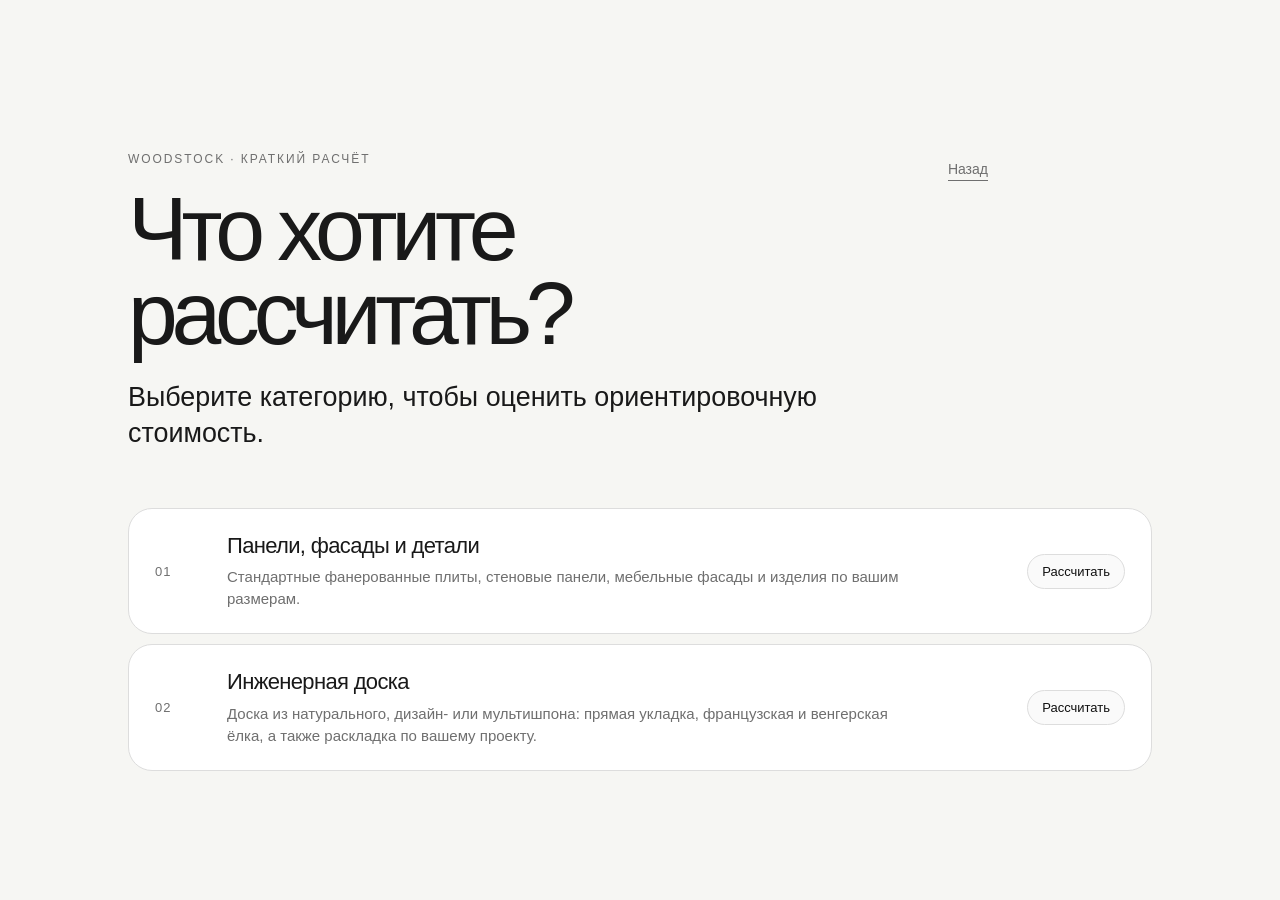
<file: pages/quick/product-type.html>
<!DOCTYPE html>
<html lang="ru">
<head>
  <meta charset="UTF-8" />

  <meta
    name="viewport"
    content="width=device-width, initial-scale=1.0"
  />

  <meta
    name="description"
    content="Выбор категории для краткого расчёта стоимости изделий Woodstock."
  />

  <title>Краткий расчёт — Woodstock</title>

  <link rel="stylesheet" href="../../css/main.css" />
</head>

<body>
  <main class="start-page product-page">
    <header class="page-head">
      <div class="page-head__content">
        <p class="kicker">
          Woodstock · Краткий расчёт
        </p>

        <h1>
          Что хотите рассчитать?
        </h1>

        <p class="lead">
          Выберите категорию, чтобы оценить ориентировочную
          стоимость.
        </p>
      </div>

      <a
        class="back-link"
        href="../../index.html"
      >
        Назад
      </a>
    </header>

    <section
      class="product-section"
      aria-labelledby="quick-product-type-title"
    >
      <h2
        class="visually-hidden"
        id="quick-product-type-title"
      >
        Категории краткого расчёта
      </h2>

      <div class="product-list">
        <a
          class="product-card"
          href="./panels.html"
          data-product-category="panels"
          aria-label="Рассчитать панели, фасады и детали"
        >
          <span class="product-card__number">
            01
          </span>

          <span class="product-card__body">
            <span class="product-card__title">
              Панели, фасады и детали
            </span>

            <span class="product-card__text">
              Стандартные фанерованные плиты, стеновые панели,
              мебельные фасады и изделия по вашим размерам.
            </span>
          </span>

          <span class="product-card__action">
            Рассчитать
          </span>
        </a>

        <a
          class="product-card"
          href="./flooring.html"
          data-product-category="flooring"
          aria-label="Рассчитать инженерную доску"
        >
          <span class="product-card__number">
            02
          </span>

          <span class="product-card__body">
            <span class="product-card__title">
              Инженерная доска
            </span>

            <span class="product-card__text">
              Доска из натурального, дизайн- или мультишпона:
              прямая укладка, французская и венгерская ёлка,
              а также раскладка по вашему проекту.
            </span>
          </span>

          <span class="product-card__action">
            Рассчитать
          </span>
        </a>
      </div>
    </section>
  </main>
</body>
</html>
</file>
<file: css/main.css>
* {
  box-sizing: border-box;
}

:root {
  --bg: #f6f6f3;
  --white: #ffffff;
  --black: #111111;
  --text: #191919;
  --muted: #6f6f6f;
  --line: #dddddd;
  --line-dark: #bdbdbd;
  --soft: #efefec;
  --warning-bg: #f7f1e8;
  --warning-line: #ddc8a8;
  --ok-bg: #f1f6ef;
  --ok-line: #c9d8c0;
}

html {
  font-size: 16px;
}

body {
  margin: 0;
  font-family: Arial, Helvetica, sans-serif;
  color: var(--text);
  background: var(--bg);
}

a {
  color: inherit;
  text-decoration: none;
}

button,
input,
select,
textarea {
  font: inherit;
}

button {
  border: 0;
}

h1,
h2,
p {
  margin-top: 0;
}

/* ========================================
   Базовая структура страниц
======================================== */

.start-page {
  min-height: 100vh;
  max-width: 1080px;
  margin: 0 auto;
  padding: 96px 28px 72px;
  display: grid;
  align-content: center;
  gap: 72px;
}

.start-hero {
  max-width: 820px;
}

.kicker {
  margin: 0 0 22px;
  font-size: 12px;
  line-height: 1;
  letter-spacing: 0.16em;
  text-transform: uppercase;
  color: var(--muted);
}

h1 {
  max-width: 840px;
  margin-bottom: 28px;
  font-size: clamp(54px, 7vw, 92px);
  line-height: 0.94;
  font-weight: 500;
  letter-spacing: -0.07em;
}

.lead {
  max-width: 720px;
  margin-bottom: 18px;
  font-size: clamp(22px, 2.1vw, 28px);
  line-height: 1.35;
  color: var(--text);
}

.note {
  max-width: 660px;
  margin-bottom: 0;
  font-size: 15px;
  line-height: 1.55;
  color: var(--muted);
}

/* ========================================
   Стартовая страница
   Выбор типа расчёта
======================================== */

.mode-section {
  max-width: 860px;
}

.mode-section h2 {
  margin-bottom: 18px;
  font-size: 24px;
  line-height: 1.2;
  font-weight: 500;
  letter-spacing: -0.03em;
}

.mode-list {
  display: grid;
  gap: 10px;
}

.mode-card {
  min-height: 112px;
  padding: 24px 26px;
  display: grid;
  grid-template-columns: 1fr auto;
  gap: 24px;
  align-items: center;
  background: var(--white);
  border: 1px solid var(--line);
  border-radius: 24px;
}

.mode-card--active {
  cursor: pointer;
  transition:
    transform 0.16s ease,
    border-color 0.16s ease,
    background-color 0.16s ease;
}

.mode-card--active:hover {
  transform: translateY(-1px);
  border-color: var(--black);
  background: #fbfbfb;
}

.mode-card--active:focus-visible {
  outline: 2px solid var(--black);
  outline-offset: 3px;
}

.mode-card__body {
  min-width: 0;
  display: grid;
  gap: 8px;
}

.mode-card__title {
  font-size: 22px;
  line-height: 1.15;
  font-weight: 500;
  letter-spacing: -0.03em;
}

.mode-card__text {
  max-width: 680px;
  font-size: 15px;
  line-height: 1.45;
  color: var(--muted);
}

.mode-card__action {
  padding: 9px 14px;
  font-size: 13px;
  color: var(--black);
  border: 1px solid var(--line);
  border-radius: 999px;
  background: #fafafa;
  white-space: nowrap;
}

/* ========================================
   Выбор категории продукции
======================================== */

.product-page {
  gap: 56px;
}

.page-head {
  width: 100%;
  max-width: 860px;
  display: flex;
  justify-content: space-between;
  align-items: flex-start;
  gap: 32px;
}

.page-head__content {
  min-width: 0;
  max-width: 760px;
}

.page-head h1 {
  margin-bottom: 24px;
}

.page-head .lead {
  margin-bottom: 0;
}

.product-section {
  margin-top: 0;
}

.product-list {
  display: grid;
  gap: 10px;
}

.product-card {
  min-height: 118px;
  padding: 24px 26px;
  display: grid;
  grid-template-columns: 48px 1fr auto;
  gap: 24px;
  align-items: center;
  background: var(--white);
  border: 1px solid var(--line);
  border-radius: 24px;
  cursor: pointer;
  transition:
    transform 0.16s ease,
    border-color 0.16s ease,
    background-color 0.16s ease;
}

.product-card:hover {
  transform: translateY(-1px);
  border-color: var(--black);
  background: #fbfbfb;
}

.product-card:focus-visible {
  outline: 2px solid var(--black);
  outline-offset: 3px;
}

.product-card__number {
  font-size: 13px;
  color: var(--muted);
  letter-spacing: 0.08em;
}

.product-card__body {
  min-width: 0;
  display: grid;
  gap: 8px;
}

.product-card__title {
  font-size: 22px;
  line-height: 1.15;
  font-weight: 500;
  letter-spacing: -0.03em;
}

.product-card__text {
  max-width: 680px;
  font-size: 15px;
  line-height: 1.45;
  color: var(--muted);
}

.product-card__action {
  padding: 9px 14px;
  font-size: 13px;
  color: var(--black);
  border: 1px solid var(--line);
  border-radius: 999px;
  background: #fafafa;
  white-space: nowrap;
}

/* ========================================
   Ссылка «Назад»
======================================== */

.back-link {
  flex: 0 0 auto;
  margin-top: 8px;
  padding-bottom: 2px;
  font-size: 14px;
  line-height: 1.2;
  color: var(--muted);
  border-bottom: 1px solid currentColor;
}

.back-link:hover {
  color: var(--black);
}

.back-link:focus-visible {
  color: var(--black);
  outline: 2px solid var(--black);
  outline-offset: 4px;
  border-bottom-color: transparent;
}

/* ========================================
   Страница расчёта
======================================== */

.calc-page {
  max-width: 1280px;
  padding-top: 72px;
  gap: 48px;
  align-content: start;
}

.calc-head {
  display: flex;
  justify-content: space-between;
  align-items: flex-start;
  gap: 32px;
}

.calc-head h1 {
  max-width: 780px;
  margin-bottom: 24px;
}

.calc-layout {
  display: grid;
  grid-template-columns: minmax(0, 1fr) 390px;
  gap: 28px;
  align-items: start;
}

.calc-form {
  display: grid;
  gap: 14px;
}

/* ========================================
   Блоки формы
======================================== */

.form-block {
  min-width: 0;
  padding: 26px;
  background: var(--white);
  border: 1px solid var(--line);
  border-radius: 24px;
}

.form-block h2 {
  margin-bottom: 22px;
  font-size: 22px;
  line-height: 1.2;
  font-weight: 500;
  letter-spacing: -0.03em;
}

.field {
  min-width: 0;
  margin-bottom: 20px;
  display: grid;
  gap: 8px;
}

.field:last-child {
  margin-bottom: 0;
}

.field__label {
  display: block;
  font-size: 14px;
  line-height: 1.25;
  color: var(--text);
}

.field__note {
  max-width: 680px;
  font-size: 13px;
  line-height: 1.45;
  color: var(--muted);
}

input,
select,
textarea {
  width: 100%;
  min-width: 0;
  max-width: 100%;
  min-height: 48px;
  padding: 12px 14px;
  font-family: Arial, Helvetica, sans-serif;
  font-size: 15px;
  color: var(--text);
  background: #fbfbfb;
  border: 1px solid var(--line);
  border-radius: 14px;
  outline: none;
}

select {
  padding-right: 44px;
  appearance: none;
  background-image: url("data:image/svg+xml,%3Csvg xmlns='http://www.w3.org/2000/svg' width='12' height='8' viewBox='0 0 12 8'%3E%3Cpath d='M1 1.5 6 6.5l5-5' fill='none' stroke='%23747474' stroke-width='1.5' stroke-linecap='round' stroke-linejoin='round'/%3E%3C/svg%3E");
  background-repeat: no-repeat;
  background-position: right 16px center;
}

textarea {
  resize: vertical;
  line-height: 1.45;
}

input:hover,
select:hover,
textarea:hover {
  border-color: var(--line-dark);
}

input:focus,
select:focus,
textarea:focus {
  border-color: var(--black);
  background: var(--white);
}

input:disabled,
select:disabled {
  color: var(--muted);
  background: var(--soft);
  cursor: not-allowed;
}

input[readonly] {
  color: var(--text);
  background: var(--soft);
  cursor: default;
}

input[readonly]:focus {
  border-color: var(--line-dark);
  background: var(--soft);
}

/* ========================================
   Сетки формы
======================================== */

.field-grid {
  display: grid;
  grid-template-columns: repeat(3, minmax(0, 1fr));
  gap: 14px;
  align-items: start;
}

.field-grid > .field {
  min-width: 0;
  margin-bottom: 0;
}

.form-block > .field-grid:not(.is-hidden),
.form-block > .conditional-block:not(.is-hidden) {
  margin-bottom: 20px;
}

.form-block > .field-grid:last-child,
.form-block > .conditional-block:last-child {
  margin-bottom: 0;
}

.field-grid--two {
  grid-template-columns: repeat(2, minmax(0, 1fr));
}

/* ========================================
   Условные состояния и предупреждения
======================================== */

.is-hidden {
  display: none !important;
}

.field-warning {
  margin: 4px 0 0;
  padding: 12px 14px;
  font-size: 13px;
  line-height: 1.45;
  color: var(--black);
  background: var(--warning-bg);
  border: 1px solid var(--warning-line);
  border-radius: 14px;
}

/* Индивидуальная раскладка: убираем двойной нижний отступ у поля
   и отделяем информационное сообщение единым вертикальным ритмом. */
#customPatternField {
  margin-bottom: 0;
}

#customPatternField .file-upload-box {
  margin-top: 16px;
  margin-bottom: 0;
  display: grid;
  gap: 8px;
}

#customPatternWarning:not(.is-hidden) {
  margin-top: 24px;
}

/* ========================================
   Инженерная доска: служебные элементы
======================================== */

.flooring-page .page-head {
  max-width: none;
}

.autocomplete-field {
  position: relative;
}

.autocomplete-field input {
  padding-right: 40px;
}

.autocomplete-clear {
  position: absolute;
  z-index: 2;
  right: 12px;
  top: 50%;
  width: 28px;
  height: 28px;
  padding: 0;
  transform: translateY(-50%);
  border: 0;
  border-radius: 50%;
  background: transparent;
  color: var(--muted);
  font-size: 24px;
  line-height: 1;
  cursor: pointer;
}

.autocomplete-clear:hover,
.autocomplete-clear:focus-visible {
  color: var(--text);
  background: var(--soft);
  outline: none;
}

.save-status {
  min-height: 18px;
  margin: 10px 0 0;
  font-size: 12px;
  line-height: 1.45;
  color: var(--muted);
  text-align: center;
}


/* ========================================
   Панель расчёта
======================================== */

.spec-panel {
  position: sticky;
  top: 24px;
}

.spec-panel__inner {
  padding: 26px;
  background: var(--white);
  color: var(--text);
  border: 1px solid var(--line);
  border-radius: 28px;
}

.spec-panel .kicker {
  color: var(--muted);
}

.spec-title {
  margin: 0 0 24px;
  font-size: 28px;
  line-height: 1.1;
  font-weight: 500;
  letter-spacing: -0.04em;
}

.empty-spec {
  min-height: 180px;
  padding: 22px;
  display: grid;
  place-items: center;
  text-align: center;
  font-size: 15px;
  line-height: 1.45;
  color: var(--muted);
  background: var(--soft);
  border: 1px solid var(--line);
  border-radius: 18px;
}

.spec-content {
  display: block;
}

.spec-list {
  margin: 0;
  display: grid;
  gap: 0;
}

.spec-list div {
  padding: 13px 0;
  display: grid;
  grid-template-columns: 1fr 1.2fr;
  gap: 16px;
  border-bottom: 1px solid var(--line);
}

.spec-list dt {
  font-size: 13px;
  color: var(--muted);
}

.spec-list dd {
  margin: 0;
  font-size: 13px;
  line-height: 1.4;
  color: var(--text);
  text-align: right;
}

.spec-value-note {
  display: block;
  margin-top: 8px;
  padding-top: 8px;
  border-top: 1px solid var(--line);
  font-size: 12px;
  line-height: 1.4;
  color: var(--muted);
}

.formula-box {
  margin-top: 22px;
  padding: 16px;
  background: var(--soft);
  border: 1px solid var(--line);
  border-radius: 18px;
}

.formula-box span {
  display: block;
  margin-bottom: 6px;
  font-size: 12px;
  color: var(--muted);
  text-transform: uppercase;
  letter-spacing: 0.12em;
}

.formula-box p {
  margin: 0;
  font-size: 13px;
  line-height: 1.45;
  color: var(--text);
}

.total-box {
  margin-top: 18px;
  padding-top: 22px;
  border-top: 1px solid var(--line);
  display: grid;
  gap: 6px;
}

.total-box span {
  font-size: 13px;
  color: var(--muted);
}

.total-box strong {
  font-size: 34px;
  line-height: 1;
  font-weight: 500;
  letter-spacing: -0.05em;
}

.total-box small {
  font-size: 12px;
  line-height: 1.4;
  color: var(--muted);
}

.spec-note {
  margin: 18px 0 0;
  font-size: 12px;
  line-height: 1.45;
  color: var(--muted);
}

/* ========================================
   Кнопки
======================================== */

.next-step-button {
  width: 100%;
  min-height: 48px;
  margin-top: 22px;
  padding: 13px 16px;
  font-size: 14px;
  color: var(--white);
  background: var(--black);
  border: 1px solid var(--black);
  border-radius: 14px;
  cursor: pointer;
}

.next-step-button:hover {
  background: #333333;
}

.next-step-button:focus-visible {
  outline: 2px solid var(--black);
  outline-offset: 3px;
}

.next-step-button:disabled {
  cursor: default;
  opacity: 0.6;
}

/* ========================================
   Загрузка файлов
======================================== */

.file-upload-box {
  margin-bottom: 20px;
}

input[type="file"] {
  min-height: 48px;
  padding: 7px 10px;
  overflow: hidden;
  color: var(--text);
  background: #fbfbfb;
  border: 1px solid var(--line);
  border-radius: 14px;
  cursor: pointer;
}

input[type="file"]:hover {
  border-color: var(--line-dark);
}

input[type="file"]:focus {
  border-color: var(--black);
  background: var(--white);
}

input[type="file"]::file-selector-button {
  min-height: 32px;
  margin: 0 10px 0 0;
  padding: 6px 11px;
  font-family: Arial, Helvetica, sans-serif;
  font-size: 13px;
  line-height: 1.2;
  color: var(--text);
  background: var(--white);
  border: 1px solid var(--line-dark);
  border-radius: 8px;
  cursor: pointer;
  transition:
    border-color 0.16s ease,
    background-color 0.16s ease;
}

input[type="file"]::file-selector-button:hover {
  border-color: var(--black);
  background: var(--soft);
}

.uploaded-files {
  min-height: 48px;
  margin-top: 10px;
  padding: 14px;
  display: flex;
  flex-wrap: wrap;
  align-items: center;
  gap: 8px;
  font-size: 13px;
  line-height: 1.4;
  color: var(--muted);
  background: var(--soft);
  border: 1px solid var(--line);
  border-radius: 14px;
}

.uploaded-files > span {
  max-width: 100%;
  padding: 7px 10px;
  display: inline-flex;
  align-items: center;
  gap: 8px;
  overflow: hidden;
  color: var(--text);
  background: var(--white);
  border: 1px solid var(--line);
  border-radius: 999px;
}

.uploaded-file__name {
  min-width: 0;
  overflow: hidden;
  text-overflow: ellipsis;
  white-space: nowrap;
}

.uploaded-file__remove {
  width: 22px;
  height: 22px;
  flex: 0 0 22px;
  padding: 0;
  display: inline-flex;
  align-items: center;
  justify-content: center;
  font: inherit;
  font-size: 20px;
  line-height: 1;
  color: var(--muted);
  background: transparent;
  border: 0;
  border-radius: 50%;
  cursor: pointer;
}

.uploaded-file__remove:hover,
.uploaded-file__remove:focus-visible {
  color: var(--text);
  background: var(--soft);
  outline: none;
}

/* ========================================
   Скрытый контент для доступности
======================================== */

.visually-hidden {
  position: absolute;
  width: 1px;
  height: 1px;
  min-height: 0;
  margin: -1px;
  padding: 0;
  overflow: hidden;
  clip: rect(0, 0, 0, 0);
  clip-path: inset(50%);
  white-space: nowrap;
  border: 0;
}

/* ========================================
   Адаптивность
======================================== */

@media (max-width: 1100px) {
  .field-grid {
    grid-template-columns: 1fr 1fr;
  }
}

@media (max-width: 980px) {
  .calc-layout {
    grid-template-columns: 1fr;
  }

  .spec-panel {
    position: static;
  }
}

@media (max-width: 760px) {
  .start-page {
    min-height: auto;
    padding: 56px 20px 48px;
    align-content: start;
    gap: 48px;
  }

  h1 {
    font-size: 48px;
  }

  .lead {
    font-size: 19px;
  }

  .mode-card,
  .product-card {
    grid-template-columns: 1fr;
    gap: 16px;
    padding: 22px;
  }

  .mode-card__action,
  .product-card__action {
    width: fit-content;
  }

  .product-card__number {
    margin-bottom: -4px;
  }

  .page-head {
    position: relative;
    display: block;
    padding-top: 40px;
  }

  .page-head .back-link {
    position: absolute;
    top: 0;
    right: 0;
    margin-top: 0;
  }

  .calc-page {
    padding-top: 56px;
  }

  .calc-head {
    position: relative;
    display: block;
    padding-top: 40px;
  }

  .calc-head .back-link {
    position: absolute;
    top: 0;
    right: 0;
    margin-top: 0;
  }

  .field-grid,
  .field-grid--two {
    grid-template-columns: 1fr;
  }

  .spec-list div {
    grid-template-columns: 1fr;
  }

  .spec-list dd {
    text-align: left;
  }

  .total-box strong {
    font-size: 30px;
  }

  input[type="file"] {
    padding: 7px 8px;
  }

  input[type="file"]::file-selector-button {
    margin-right: 7px;
    padding-right: 9px;
    padding-left: 9px;
  }

  .uploaded-files {
    padding: 12px;
  }

  .uploaded-files > span {
    width: 100%;
    border-radius: 10px;
  }

  .uploaded-file__name {
    white-space: normal;
    overflow-wrap: anywhere;
  }
}

@media (max-width: 420px) {
  .start-page {
    padding-right: 16px;
    padding-left: 16px;
  }

  h1 {
    font-size: 42px;
  }

  .mode-card,
  .product-card {
    padding: 20px;
    border-radius: 20px;
  }

  .mode-card__title,
  .product-card__title {
    font-size: 20px;
  }
}

/* ========================================
   Инженерная доска: валидация и полная спецификация
======================================== */

.field__error {
  min-height: 0;
  font-size: 12px;
  line-height: 1.4;
  color: #9f2f2f;
}

.field__error:empty {
  display: none;
}

.field--invalid input,
.field--invalid select,
.field--invalid textarea {
  border-color: #b45a55;
  background: #fff8f7;
}

.field--invalid input:focus,
.field--invalid select:focus,
.field--invalid textarea:focus {
  border-color: #8e302b;
}

.spec-list--full {
  max-height: none;
  overflow: visible;
  padding-right: 0;
}

.spec-list--full dd {
  overflow-wrap: anywhere;
}

.price-breakdown {
  margin-top: 18px;
  display: grid;
  gap: 10px;
}

.price-breakdown > div {
  display: flex;
  justify-content: space-between;
  align-items: baseline;
  gap: 16px;
  font-size: 13px;
}

.price-breakdown span {
  color: var(--muted);
}

.price-breakdown strong {
  font-size: 13px;
  font-weight: 500;
  text-align: right;
}

.next-step-button:disabled {
  color: var(--muted);
  background: var(--soft);
  border-color: var(--line);
  cursor: not-allowed;
  opacity: 1;
}

@media (max-width: 980px) {
  .spec-list--full {
    max-height: none;
  }
}


/* Flooring: searchable veneer field */
.autocomplete-control {
  position: relative;
}

.autocomplete-menu {
  position: absolute;
  z-index: 40;
  top: calc(100% + 8px);
  left: 0;
  right: 0;
  max-height: 320px;
  overflow-y: auto;
  padding: 8px;
  border: 1px solid #d7d7d7;
  border-radius: 20px;
  background: #ffffff;
  box-shadow: 0 16px 40px rgba(0, 0, 0, 0.14);
}

.autocomplete-option,
.autocomplete-empty {
  width: 100%;
  padding: 14px 16px;
  border: 0;
  border-radius: 12px;
  background: transparent;
  color: inherit;
  font: inherit;
  text-align: left;
}

.autocomplete-option {
  cursor: pointer;
}

.autocomplete-option:hover,
.autocomplete-option:focus-visible {
  background: #f3f3f1;
  outline: none;
}

.autocomplete-empty {
  color: #747474;
}


/* ========================================
   Инженерная доска: раскладка, размер и метраж
======================================== */

.form-subsection + .form-subsection {
  margin-top: 24px;
  padding-top: 24px;
  border-top: 1px solid var(--line);
}

.form-subsection__title {
  margin: 0 0 16px;
  font-size: 15px;
  line-height: 1.25;
  font-weight: 500;
  color: var(--muted);
}

.area-summary {
  margin-top: 4px;
  padding: 16px 18px;
  display: grid;
  grid-template-columns: 1fr auto;
  gap: 6px 18px;
  align-items: end;
  background: var(--soft);
  border: 1px solid var(--line);
  border-radius: 16px;
}

.area-summary__label {
  font-size: 13px;
  line-height: 1.4;
  color: var(--muted);
}

.area-summary__value {
  grid-row: span 2;
  font-size: 26px;
  line-height: 1;
  font-weight: 500;
  letter-spacing: -0.04em;
}

.area-summary__formula {
  font-size: 13px;
  line-height: 1.4;
  color: var(--text);
}

@media (max-width: 720px) {
  .area-summary {
    grid-template-columns: 1fr;
  }

  .area-summary__value {
    grid-row: auto;
  }
}


/* Блок цены инженерной доски */
.field-action {
  justify-self: start;
  margin-top: 2px;
  padding: 0;
  color: var(--black);
  font: inherit;
  font-size: 13px;
  line-height: 1.4;
  text-decoration: underline;
  text-underline-offset: 3px;
  background: transparent;
  border: 0;
  cursor: pointer;
}

/* Краткий расчёт: компактный ритм внутри блока «Раскладка и метраж». */
#quickFlooringForm .board-size-toggle {
  margin-top: -20px;
  margin-bottom: 0;
}

#quickFlooringForm .field-warning:not(.is-hidden) + .board-size-toggle {
  margin-top: 24px;
}

#quickFlooringForm .quick-layout-options + .quick-area-subsection {
  margin-top: 16px;
  padding-top: 20px;
}

#quickFlooringForm .quick-area-subsection .area-summary {
  margin-top: 16px;
}

/* Notes placed immediately after a summary/info card use one shared spacing pattern. */
.area-summary + .field__note {
  margin-top: 16px;
}

#quickFlooringForm .quick-waste-hint {
  margin-top: 16px;
}

.price-preview {
  margin-top: 18px;
  padding: 14px 16px;
  display: grid;
  gap: 10px;
  background: var(--soft);
  border: 1px solid var(--line);
  border-radius: 14px;
}

.price-preview > div {
  display: flex;
  justify-content: space-between;
  align-items: baseline;
  gap: 16px;
  font-size: 13px;
}

.price-preview span {
  color: var(--muted);
}

.price-preview strong {
  font-size: 14px;
  font-weight: 600;
  text-align: right;
}
.price-change-note {
  display: block;
  margin-top: 3px;
  font-size: 11px;
  font-weight: 400;
  line-height: 1.35;
  color: var(--muted);
}


/* Flooring: grouped detailed specification */
.spec-groups {
  display: grid;
  gap: 18px;
}

.spec-group {
  padding-top: 16px;
  border-top: 1px solid var(--line);
}

.spec-group:first-child {
  padding-top: 0;
  border-top: 0;
}

.spec-group__title {
  margin: 0 0 12px;
  font-size: 12px;
  line-height: 1.4;
  font-weight: 600;
  letter-spacing: 0.08em;
  text-transform: uppercase;
  color: var(--muted);
}

.spec-list--full .spec-list__nested {
  padding-left: 18px;
}

.spec-list--full .spec-list__nested dt::before {
  content: "— ";
  color: var(--muted);
}

.spec-list--full .spec-list__nested--2 {
  padding-left: 36px;
}

.spec-positions {
  display: grid;
}

.spec-position-block {
  padding: 16px 0 4px;
  border-top: 1px solid var(--line);
}

.spec-position-block:first-child {
  padding-top: 0;
  border-top: 0;
}

.spec-position-block__title {
  margin: 0 0 4px;
  font-size: 13px;
  line-height: 1.4;
  font-weight: 600;
  color: var(--text);
}

.spec-group--total .total-box {
  margin-top: 0;
}

/* Модальное окно после скачивания спецификации */
.download-modal {
  width: min(560px, calc(100% - 32px));
  max-width: none;
  padding: 0;
  border: 0;
  border-radius: 24px;
  color: var(--text);
  background: #ffffff;
  box-shadow: 0 24px 80px rgba(0, 0, 0, 0.24);
}

.download-modal::backdrop {
  background: rgba(0, 0, 0, 0.48);
}

.download-modal__content {
  position: relative;
  padding: 40px;
}

.download-modal__close {
  position: absolute;
  top: 18px;
  right: 18px;
  width: 40px;
  height: 40px;
  display: grid;
  place-items: center;
  padding: 0;
  border: 0;
  border-radius: 50%;
  color: var(--text);
  background: transparent;
  font: inherit;
  font-size: 32px;
  line-height: 1;
  cursor: pointer;
}

.download-modal__close:hover {
  background: var(--soft);
}

.download-modal__close:focus-visible {
  outline: 2px solid var(--text);
  outline-offset: 2px;
}

.download-modal__title {
  max-width: 430px;
  margin: 0 48px 18px 0;
  font-size: clamp(24px, 4vw, 32px);
  line-height: 1.12;
  letter-spacing: -0.03em;
}

.download-modal__text,
.download-modal__legal {
  margin: 0;
  font-size: 15px;
  line-height: 1.55;
}

.download-modal__contacts {
  margin: 28px 0;
  padding: 20px;
  display: grid;
  gap: 8px;
  border: 1px solid var(--line);
  border-radius: 16px;
  background: var(--soft);
}

.download-modal__contacts strong {
  margin-bottom: 4px;
  font-size: 14px;
}

.download-modal__contacts a {
  width: fit-content;
  color: inherit;
  font-size: 15px;
  line-height: 1.4;
  text-decoration: underline;
  text-underline-offset: 3px;
}

.download-modal__legal {
  color: var(--muted);
  font-size: 13px;
}

@media (max-width: 560px) {
  .download-modal__content {
    padding: 32px 24px 28px;
  }

  .download-modal__close {
    top: 12px;
    right: 12px;
  }
}
/* Дополнительные элементы инженерной доски. Базовые стили сохранены из v1. */
.static-value,
.price-reference {
  border: 1px solid var(--line);
  border-radius: 14px;
  background: #fbfbfb;
}

.static-value {
  min-height: 48px;
  display: flex;
  align-items: center;
  padding: 12px 14px;
  font-size: 15px;
  font-weight: 400;
}

.price-reference {
  display: grid;
  gap: 4px;
  padding: 14px 16px;
  margin: 16px 0;
}

.price-reference > span,
.price-reference > small { color: var(--muted); }
.price-reference > strong { font-size: 24px; line-height: 1.15; }
.price-reference .field-action { margin-top: 8px; }
.price-reference--result { margin-top: 20px; margin-bottom: 0; }
.subheading { margin: 0 0 10px; font-size: 15px; }
.dynamic-adjustments { display: grid; gap: 10px; margin-bottom: 16px; }
.dynamic-adjustment-row {
  display: flex;
  align-items: center;
  justify-content: space-between;
  gap: 18px;
  padding: 12px 14px;
  border: 1px solid var(--line);
  border-radius: 12px;
  background: #fbfbfb;
  font-size: 14px;
}
.dynamic-adjustment-row__label { line-height: 1.4; }
.dynamic-adjustment-row__right {
  display: grid;
  justify-items: end;
  gap: 4px;
  flex: 0 0 auto;
}
.inline-percent-control { display: inline-flex; align-items: center; gap: 6px; flex: 0 0 auto; }
.inline-percent-control input { width: 150px; min-height: 38px; padding: 8px 10px; text-align: right; box-sizing: border-box; }
.adjustment-manual { color: var(--muted); font-size: 12px; line-height: 1.3; }
.adjustment-reset {
  padding: 0;
  color: var(--black);
  font: inherit;
  text-decoration: underline;
  text-underline-offset: 2px;
  background: transparent;
  border: 0;
  cursor: pointer;
}
.selection-options { display: grid; gap: 14px; margin-top: 18px; }
.selection-option {
  display: flex;
  align-items: flex-start;
  gap: 12px;
  padding: 13px 14px;
  border: 1px solid var(--line);
  border-radius: 14px;
  background: #fbfbfb;
  cursor: pointer;
}
.selection-option input { width: 18px; min-width: 18px; height: 18px; margin: 1px 0 0; padding: 0; }
.selection-option span { display: grid; gap: 3px; }
.selection-option strong { font-size: 14px; }
.selection-option small { color: var(--muted); }
#finalUnitPriceInput { font-variant-numeric: tabular-nums; letter-spacing: .01em; }
@media (max-width: 720px) {
  .dynamic-adjustment-row { align-items: stretch; flex-direction: column; }
  .dynamic-adjustment-row__right { justify-items: start; }
}
/* Detailed plate calculation: dimension block reused from the first prototype. */
.size-block-note {
  margin: -4px 0 18px;
  max-width: 760px;
}

.size-rows {
  display: grid;
  gap: 16px;
}

.size-row {
  padding: 18px;
  background: #fbfbfb;
  border: 1px solid var(--line);
  border-radius: 18px;
}

.size-row.is-active {
  border-color: var(--line-dark);
  background: var(--white);
}

.size-row__header {
  display: flex;
  align-items: center;
  justify-content: space-between;
  gap: 16px;
}

.size-row__header strong {
  font-size: 16px;
  line-height: 1.25;
  font-weight: 500;
}

.size-row__remove {
  min-height: 34px;
  padding: 7px 11px;
  font-size: 12px;
  line-height: 1.2;
  color: var(--muted);
  background: var(--white);
  border: 1px solid var(--line);
  border-radius: 10px;
  cursor: pointer;
}

.size-row__remove:hover { color: var(--text); border-color: var(--black); }
.size-row__remove:disabled { opacity: 0.35; cursor: default; background: var(--soft); border-color: var(--line); }

.standard-size-list {
  margin: 0 0 28px;
  padding: 18px;
  background: var(--soft);
  border: 1px solid var(--line);
  border-radius: 18px;
}

.standard-size-list--row {
  margin: 16px 0 14px;
  padding: 14px;
  border-radius: 14px;
}

.standard-size-list .field__label {
  display: block;
  margin-bottom: 10px;
  font-size: 15px;
  line-height: 1.25;
  font-weight: 500;
  color: var(--text);
}

.standard-size-values {
  display: grid;
  grid-template-columns: repeat(3, minmax(0, 1fr));
  gap: 8px;
}

.standard-size-values > span,
.standard-size-choice {
  min-width: 0;
  padding: 9px 10px;
  font: inherit;
  font-size: 13px;
  line-height: 1.25;
  font-weight: 400;
  color: var(--text);
  background: var(--white);
  border: 1px solid var(--line);
  border-radius: 12px;
  text-align: left;
  white-space: nowrap;
}

.standard-size-choice {
  cursor: pointer;
  transition: border-color 0.16s ease, background-color 0.16s ease, transform 0.16s ease;
}

.standard-size-choice:hover {
  border-color: var(--black);
  background: #fbfbfb;
  transform: translateY(-1px);
}

.standard-size-choice:focus-visible {
  outline: 2px solid var(--black);
  outline-offset: 2px;
  border-color: var(--black);
}

.standard-size-choice.is-selected {
  border-color: var(--black);
  background: var(--white);
  box-shadow: inset 0 0 0 1px var(--black);
}

.size-row__custom-toggle {
  margin-top: 12px;
}

.field-grid--size-row {
  display: grid;
  grid-template-columns: minmax(0, 1.15fr) minmax(0, 1fr) minmax(130px, 170px);
  gap: 12px;
  align-items: start;
}

.field-grid--size-row .field { margin-bottom: 0; }
.field-grid--size-row input[readonly] { background: var(--soft); }

/* Keep dimension inputs aligned when their labels wrap to different heights. */
body:not(.quick-panels-page) .plate-page .field-grid--size-row {
  row-gap: 8px;
}

body:not(.quick-panels-page) .plate-page .field-grid--size-row > .field {
  grid-row: span 3;
  grid-template-rows: subgrid;
  row-gap: 8px;
}

.size-row__result {
  max-width: 440px;
  margin-top: 14px;
}

.size-row__extra {
  margin-top: 16px;
  padding-top: 16px;
  border-top: 1px solid var(--line);
  display: grid;
  gap: 12px;
}

.toggle-line {
  display: inline-flex;
  width: fit-content;
  align-items: center;
  gap: 9px;
  font-size: 14px;
  line-height: 1.35;
  cursor: pointer;
}

.toggle-line input {
  width: 18px;
  min-width: 18px;
  height: 18px;
  margin: 0;
  padding: 0;
}

.size-row__details {
  display: grid;
  gap: 14px;
  padding-top: 2px;
}

.add-size-row-button {
  width: fit-content;
  min-height: 44px;
  margin-top: 16px;
  padding: 10px 16px;
  font-size: 14px;
  line-height: 1.2;
  border-radius: 12px;
}

@media (max-width: 900px) {
  .standard-size-values { grid-template-columns: repeat(2, minmax(0, 1fr)); }
  .field-grid--size-row { grid-template-columns: repeat(2, minmax(0, 1fr)); }
}

@media (max-width: 560px) {
  .standard-size-values { grid-template-columns: 1fr; }
  .field-grid--size-row { grid-template-columns: 1fr; }
  .size-row__header { align-items: flex-start; }
}

/* Engineering flooring: one spacing rule for content revealed by text-action toggles. */
.field-reveal-target {
  margin-top: 20px;
}

#priceWarnings strong { display: block; margin-bottom: 8px; }
#priceWarnings ul { margin: 0; padding-left: 20px; }
#priceWarnings li + li { margin-top: 6px; }

.spec-inline-note {
  display: block;
  margin-top: 3px;
  font-size: 11px;
  line-height: 1.35;
  color: var(--muted);
  font-weight: 400;
}

@media (max-width: 900px) {
  .standard-size-values { grid-template-columns: repeat(2, minmax(0, 1fr)); }
  .field-grid--size-row { grid-template-columns: repeat(2, minmax(0, 1fr)); }
  .size-row__actions { padding-top: 0; }
}

@media (max-width: 560px) {
  .standard-size-values { grid-template-columns: 1fr; }
  .field-grid--size-row { grid-template-columns: 1fr; }
  .size-row__actions { padding-top: 0; }
}

/* Detailed plate calculation: additional UI primitives reused from the first prototype. */
.standard-size-values span:not(:last-child)::after {
  display: none;
}

.standard-size-values [data-standard-size]:active {
  transform: translateY(0);
}

.conditional-block {
  display: grid;
  gap: 20px;
}

.conditional-block > .field,
.conditional-block > .field-warning {
  margin-bottom: 0;
}

.conditional-block > .field-warning {
  margin-top: 0;
}

.field-status {
  margin-top: 12px;
  padding: 13px 14px;
  font-size: 14px;
  line-height: 1.45;
  color: var(--muted);
  background: var(--soft);
  border: 1px solid var(--line);
  border-radius: 14px;
}

.field-status--ok {
  color: var(--text);
  background: #fbfbfb;
  border-color: var(--line-dark);
}

.field-status--warning {
  color: var(--text);
  background: #f1f1ee;
  border-color: var(--line-dark);
}

.secondary-button {
  min-height: 34px;
  padding: 8px 10px;
  font-size: 12px;
  color: var(--text);
  background: var(--white);
  border: 1px solid var(--line);
  border-radius: 10px;
  cursor: pointer;
}

.secondary-button:hover {
  border-color: var(--black);
}

.secondary-button:disabled {
  opacity: 0.45;
  cursor: default;
}


/* Panels: standard sizes use the common responsive grid — two columns on desktop, one on mobile. */
.standard-size-values {
  display: grid;
  grid-template-columns: repeat(2, minmax(0, 1fr));
  gap: 10px 12px;
}

.standard-size-pair {
  min-width: 0;
  width: 100%;
}

.standard-size-pair .standard-size-choice {
  width: 100%;
}

@media (max-width: 560px) {
  .standard-size-values {
    grid-template-columns: 1fr;
  }
}

/* Detailed panels: transparent technological operations and finish overrides. */
.tech-operations-list {
  margin-bottom: 0;
}

.finish-position-toggle {
  margin-top: 16px;
}

.finish-position-overrides {
  display: grid;
  gap: 12px;
  margin-top: 16px;
}

.finish-position-card {
  padding: 16px;
  background: #fbfbfb;
  border: 1px solid var(--line);
  border-radius: 16px;
}

.finish-position-card__head {
  margin-bottom: 14px;
}

.finish-position-card__head strong {
  font-size: 15px;
  line-height: 1.3;
  font-weight: 500;
}

.finish-position-card .field:last-child {
  margin-bottom: 0;
}

.finish-position-details {
  display: grid;
  gap: 14px;
  margin-top: 14px;
}


/* Компактная ручная стоимость основы: продолжение строки выбора основы. */
.manual-base-price-inline {
  margin-top: -8px;
  display: grid;
  grid-template-columns: repeat(2, minmax(0, 1fr));
  gap: 14px;
  align-items: end;
}

.manual-base-price-inline__note {
  margin: 0 0 2px;
  font-size: 13px;
  line-height: 1.45;
  color: var(--muted);
}

.manual-base-price-inline__field {
  margin-bottom: 0;
}

.manual-base-price-error {
  display: block;
  margin-top: 6px;
  font-size: 12px;
  line-height: 1.35;
  color: var(--black);
}

#manualBasePriceInput[aria-invalid="true"] {
  border-color: var(--black);
}

@media (max-width: 760px) {
  .manual-base-price-inline {
    grid-template-columns: 1fr;
    margin-top: -4px;
  }
}

/* Specification tables: existing form controls and visual tokens. */
.specification-page > .form-block { margin-bottom: 20px; }
.specification-page .spec-table-wrap { overflow-x: auto; margin: 16px 0; }
.specification-page table { width: 100%; border-collapse: collapse; font-size: 12px; line-height: 1.5; }
.specification-page th, .specification-page td { border: 1px solid var(--line); padding: 10px; vertical-align: top; text-align: left; white-space: pre-line; min-width: 110px; }
.specification-page th { background: var(--soft); }
.specification-page td:last-child button { display: block; margin-bottom: 6px; }
.specification-page td:has([data-spec-source]) { min-width: 240px; white-space: normal; }
.specification-page td .field { margin-bottom: 14px; }
.specification-page td .field-grid { display: block; }
.specification-page td .autocomplete-menu { position: static; max-height: 240px; }
.specification-page .spec-services { display: flex; flex-wrap: wrap; gap: 16px; margin: 16px 0; }
.specification-page .spec-services label { display: flex; align-items: center; gap: 8px; }
.specification-page .spec-services input { width: auto; }

/* Отметки для согласования неподтверждённых допущений в рабочем прототипе. */
.quick-panels-page .prototype-review-note,
.base-production-note {
  display: block;
  margin: 10px 0 0;
  padding: 10px 12px;
  border: 1px solid #c43a3a;
  border-radius: 8px;
  background: #fff1f1;
  color: #982323;
  font-size: 13px;
  line-height: 1.45;
}
.quick-panels-page .prototype-review-note strong {
  font-weight: 700;
}

/* Схема сторон для подробного расчёта плит. */
.edge-side-diagram {
  display: grid;
  grid-template-columns: minmax(0, 1fr) 80px minmax(0, 1fr);
  grid-template-rows: auto 80px auto;
  gap: 8px;
  align-items: center;
  justify-items: center;
  width: 100%;
  max-width: 340px;
  margin-top: 12px;
  font-size: 12px;
  line-height: 1.4;
  text-align: center;
}
.edge-side-diagram__top { grid-area: 1 / 2; }
.edge-side-diagram__left { grid-area: 2 / 1; }
.edge-side-diagram__square {
  grid-area: 2 / 2;
  width: 80px;
  height: 80px;
  border: 1px solid currentColor;
}
.edge-side-diagram__right { grid-area: 2 / 3; }
.edge-side-diagram__bottom { grid-area: 3 / 2; }

/* Fixed parameters in the existing quick calculation sections. */
.quick-panels-page .quick-fixed-info {
  margin-bottom: 22px;
}
.quick-panels-page .quick-fixed-info[hidden],
.quick-panels-page .quick-fixed-info__details[hidden] {
  display: none;
}
.quick-panels-page .quick-fixed-info__parameters {
  margin: 0 0 10px;
  font-size: 16px;
  line-height: 1.5;
  color: var(--text);
  overflow-wrap: anywhere;
}
.quick-panels-page .quick-fixed-info__parameters strong {
  font-weight: 500;
}
.quick-panels-page .quick-fixed-info .field__note {
  margin: 0;
}
.quick-panels-page .quick-fixed-info .quick-fixed-info__details {
  margin-top: 10px;
}
.quick-panels-page .quick-fixed-request-note {
  margin-bottom: 20px;
}

/* Detailed order: the existing form styles with compact product cards. */
.specification-page { gap:28px; }
.specification-page .calc-head h1 { max-width:none; font-size:clamp(36px,4.2vw,58px); margin-bottom:16px; }
.specification-page .calc-head .lead { font-size:18px; }
.specification-page .calc-head { margin-bottom:12px; }
.spec-workspace { display:grid; grid-template-columns:minmax(0,1fr) 340px; gap:24px; align-items:start; }
.spec-main { min-width:0; display:grid; gap:20px; }
.spec-main > .form-block { padding:24px; }
.spec-summary { position:sticky; top:20px; min-width:0; }
.spec-summary > .form-block { padding:22px; }
.spec-actions { display:flex; justify-content:flex-end; align-items:start; }
.spec-position { border:1px solid var(--line); border-radius:18px; margin-top:16px; overflow:hidden; }
.spec-position-head { display:grid; grid-template-columns:minmax(0,1fr) auto; gap:16px; padding:20px; }
.spec-position-head h3 { font-size:19px; font-weight:500; margin:8px 0; }
.spec-position-head .kicker { margin:0; }
.spec-position-head .field__note { margin:0; }
.spec-position-price { display:grid; align-content:start; gap:8px; text-align:right; max-width:230px; }
.spec-position-price strong { font-size:22px; font-weight:500; }
.spec-position-details > summary, .spec-admin > summary { cursor:pointer; padding:14px 20px; font-size:14px; font-weight:500; }
.spec-position-details[open] > summary { border-bottom:1px solid var(--line); }
.spec-position-details > div { padding:4px 20px 20px; }
.spec-admin { border:1px solid var(--line); border-radius:16px; margin-top:12px; }
.spec-admin-body { padding:18px; }
.specification-page .spec-parameters { display:grid; grid-template-columns:repeat(2,minmax(0,1fr)); gap:16px 24px; margin:16px 0; }
.spec-parameters > div { min-width:0; }
.spec-parameters dt { font-size:12px; line-height:1.5; color:var(--muted); margin-bottom:4px; }
.spec-parameters dd { margin:0; white-space:pre-line; font-size:14px; line-height:1.55; overflow-wrap:anywhere; }
.spec-size { padding-top:16px; border-top:1px solid var(--line); margin-top:16px; }
.spec-size-head { display:flex; align-items:start; gap:16px; justify-content:space-between; }
.spec-size-head h4 { font-size:15px; line-height:1.5; font-weight:500; margin:0; }
.spec-size-head p { font-size:13px; color:var(--muted); margin:6px 0 0; }
.spec-size-price { max-width:45%; font-size:14px; text-align:right; }
.spec-row-actions { display:flex; gap:8px; flex-wrap:wrap; margin-top:16px; }
.spec-row-actions .secondary-button { padding:9px 12px; font-size:12px; }
.specification-page .spec-size .spec-parameters { gap:12px 24px; }
.specification-page .spec-size .spec-parameters dd { font-size:13px; }
.specification-page .spec-editor table thead, .specification-page .spec-edge-editor thead { display:none; }
.specification-page .spec-editor table, .specification-page .spec-editor tbody, .specification-page .spec-edge-editor table, .specification-page .spec-edge-editor tbody { display:block; }
.spec-editor tr, .spec-edge-editor tr { display:grid; grid-template-columns:repeat(2,minmax(0,1fr)); border-bottom:1px solid var(--line); padding:12px 0; }
.specification-page .spec-editor td, .specification-page .spec-edge-editor td { display:block; border:0; min-width:0; white-space:pre-line; overflow-wrap:anywhere; }
.spec-editor td::before, .spec-edge-editor td::before { content:attr(data-label); display:block; font-size:12px; color:var(--muted); margin-bottom:6px; }
.spec-editor td:first-child, .spec-editor td:last-child, .spec-edge-editor td:last-child { grid-column:1/-1; }
.specification-page .spec-editor td:last-child button, .specification-page .spec-edge-editor td:last-child button { display:inline-block; margin:4px; }
.spec-editor .field__label { font-size:13px; }
.specification-page .spec-money-line { display:grid; grid-template-columns:minmax(0,1fr) auto; gap:12px; padding:14px 0; border-bottom:1px solid var(--line); font-size:13px; line-height:1.5; }
.spec-money-line strong { font-weight:500; text-align:right; }
.spec-money-line small { display:block; color:var(--muted); line-height:1.4; margin-top:4px; }
.spec-summary .total-box { margin-top:18px; padding-top:16px; }
.spec-summary .total-box strong { font-size:32px; overflow-wrap:anywhere; }
.spec-summary #downloadExcel { width:100%; margin:18px 0 10px; }
.spec-summary .next-step-button { width:100%; margin:0; font-size:13px; padding:14px 10px; }
.specification-page .spec-request, .spec-edge-card { border-top:1px solid var(--line); padding-top:18px; margin-top:18px; }
.spec-request h3, .spec-edge-card h3 { font-size:17px; font-weight:500; line-height:1.4; }
.spec-request .field-warning { margin:14px 0; line-height:1.5; }
.spec-main #managerCalculationDetails { min-width:0; }
.spec-main #managerCalculationDetails > summary, .spec-conditions > summary { cursor:pointer; font-size:16px; font-weight:500; }
.spec-main #managerCalculationDetails > p { font-size:13px; margin:14px 0; }
@media(max-width:1120px) {
  .spec-workspace { grid-template-columns:minmax(0,1fr) 300px; gap:18px; }
  .spec-main > .form-block { padding:20px; }
  .spec-position-head { grid-template-columns:minmax(0,1fr); }
  .spec-position-price { text-align:left; max-width:none; }
  .spec-editor tr, .spec-edge-editor tr { grid-template-columns:minmax(0,1fr); }
}
@media(max-width:850px) {
  .spec-workspace { grid-template-columns:minmax(0,1fr); }
  .spec-summary { position:static; }
  .specification-page .calc-head { flex-direction:column; gap:16px; }
}
@media(max-width:520px) {
  .spec-main > .form-block, .spec-summary > .form-block { padding:18px; }
  .specification-page .spec-parameters { grid-template-columns:minmax(0,1fr); }
  .spec-position-head { padding:16px; }
  .spec-position-details > div { padding:0 16px 16px; }
  .spec-size-head { flex-direction:column; }
  .spec-size-price { max-width:100%; text-align:left; }
  .spec-actions { justify-content:flex-start; }
  .spec-summary .total-box strong { font-size:30px; }
}

.spec-production-coverage { display:grid; grid-template-columns:repeat(2,minmax(0,1fr)); gap:20px; padding:16px 0; }
.spec-production-coverage h3 { font-size:14px; font-weight:500; margin:0 0 8px; }
.spec-production-coverage p { font-size:13px; line-height:1.55; margin:0; color:var(--muted); }
.spec-request-size { border-top:1px solid var(--line); padding-top:12px; margin-top:12px; }
.spec-request-size h4 { font-size:14px; font-weight:500; margin:0; }
@media(max-width:520px) { .spec-production-coverage { grid-template-columns:minmax(0,1fr); } }

.specification-page #pageStatus:empty, .specification-page #downloadStatus:empty { display:none; }

/* Variant 1 composition: product and roll cards, visible tools, compact financial lists. */
.spec-section-head { display:flex; align-items:flex-start; justify-content:space-between; gap:12px; flex-wrap:wrap; margin-bottom:16px; }
.spec-section-head h2 { margin:0; }
.spec-section-head p { margin:6px 0 0; }
.spec-tag { display:inline-block; width:fit-content; max-width:100%; padding:4px 9px; border:1px solid var(--line); border-radius:24px; background:var(--soft); color:var(--muted); font-size:11px; line-height:1.5; font-weight:400; }
.spec-tag--warning { background:var(--warning-bg); border-color:var(--warning-line); color:var(--text); }
.spec-position-meta { display:flex; flex-wrap:wrap; gap:14px 26px; padding:0 20px; }
.spec-position-meta > div { display:grid; gap:4px; }
.spec-position-meta span { color:var(--muted); font-size:12px; }
.spec-position-meta strong { font-size:14px; font-weight:500; }
.spec-position-tools { display:flex; align-items:center; flex-wrap:wrap; gap:8px; padding:18px 20px; }
.spec-position-tools > button { padding:9px 12px; font-size:12px; }
.spec-position-tools > button:first-child { margin-right:auto; background:var(--soft); }
.spec-position-details > summary { display:none; }
.spec-position-details[open] { border-top:1px solid var(--line); }
.spec-position-details .spec-parameters > div { padding-bottom:10px; border-bottom:1px solid var(--soft); }
.spec-position-price .spec-tag { justify-self:end; }
.spec-position-price small { font-size:11px; color:var(--muted); max-width:205px; }
.spec-dimension { display:grid; grid-template-columns:40px minmax(0,1fr) auto auto; align-items:center; gap:12px; font-size:13px; padding:8px 0; }
.spec-dimension strong { font-weight:500; }
.spec-scope-options { margin:14px 0; }
.spec-scope-options > summary { cursor:pointer; font-size:13px; color:var(--muted); }
.spec-scope-options .toggle-line { font-size:13px; }
.spec-scope-card { border:1px solid var(--line); border-radius:14px; background:var(--soft); padding:16px; margin:12px 0; }
.spec-scope-card h3 { margin:0 0 7px; font-size:15px; font-weight:500; }
.spec-scope-card p { font-size:12px; line-height:1.5; margin:5px 0; }
.spec-scope-card details { margin-top:10px; }
.spec-scope-card summary { cursor:pointer; font-size:12px; }
.spec-scope-card .spec-parameters dd { font-size:12px; }
.spec-admin > summary { display:grid; grid-template-columns:minmax(0,1fr) auto; align-items:center; gap:7px 14px; }
.spec-admin > summary strong { font-size:15px; font-weight:500; }
.spec-admin > summary small { grid-row:2; color:var(--muted); font-size:12px; font-weight:400; }
.spec-admin > summary > span { grid-column:2; grid-row:1/3; padding:6px 10px; border:1px solid var(--line); border-radius:8px; font-size:11px; font-weight:400; }
.spec-summary .total-box { margin-top:0; padding:0 0 14px; border-top:0; }
.spec-summary .spec-money-line { grid-template-columns:minmax(0,1fr) minmax(80px,auto); padding:11px 0; font-size:12px; }
.spec-summary .spec-money-line strong { overflow-wrap:anywhere; }
.spec-final-status { display:grid; gap:6px; padding:16px 0 0; }
.spec-final-status span { font-size:12px; color:var(--muted); }
.spec-final-status strong { font-size:22px; font-weight:500; }
.spec-manager { margin-top:18px; }
.spec-manager > summary { font-size:12px; cursor:pointer; color:var(--muted); }
.spec-manager h3 { font-size:13px; font-weight:500; margin:18px 0 6px; }
.spec-manager .spec-conditions { padding:0; border:0; border-radius:0; background:none; margin-top:18px; }
.spec-manager .spec-conditions > summary { font-size:12px; }
.spec-manager .spec-money-line { font-size:11px; }
.spec-manager .spec-money-line small { white-space:pre-line; }
#productionSummary { margin:18px 0; }
#productionSummary .spec-money-line:last-child { padding:16px 0; }
#productionSummary .spec-money-line:last-child strong { font-size:22px; }
@media(max-width:1120px) { .spec-position-price .spec-tag { justify-self:start; } }
@media(max-width:520px) {
  .spec-position-meta { padding:0 16px; }
  .spec-position-tools { padding:16px; }
  .spec-position-tools > button:first-child { width:100%; margin:0; }
  .spec-dimension { grid-template-columns:30px minmax(0,1fr); }
  .spec-admin > summary { grid-template-columns:minmax(0,1fr); }
  .spec-admin > summary > span { grid-column:1; grid-row:3; width:fit-content; }
}
.spec-summary .total-box { margin-top:0; padding-top:0; border-top:0; }
.spec-summary .spec-money-line strong { overflow-wrap:anywhere; }
.spec-summary .spec-manager { margin-top:16px; border-top:1px solid var(--line); padding-top:14px; }
.spec-summary .spec-manager > summary { cursor:pointer; font-size:13px; font-weight:500; }
.spec-summary .spec-manager h3 { font-size:14px; font-weight:500; margin:16px 0 4px; }
.spec-summary .spec-manager .field__note { font-size:12px; }
.spec-summary .spec-manager .spec-money-line { font-size:12px; }
.spec-summary .spec-manager #conditionsSection { border:0; padding:0; margin-top:16px; border-radius:0; }
.spec-summary .spec-manager #conditionsSection > summary { font-size:13px; }
.spec-final-status { padding:16px 0; display:grid; gap:7px; border-bottom:1px solid var(--line); }
.spec-final-status span { font-size:12px; color:var(--muted); }
.spec-final-status strong { font-size:22px; font-weight:500; }

/* Specification: concise item overview, native disclosure, and local calculation notices. */
.spec-position-overview { padding:0 20px 16px; min-width:0; }
.specification-page .spec-overview-table { width:100%; min-width:0; table-layout:auto; }
.specification-page .spec-overview-table th,
.specification-page .spec-overview-table td { font-size:13px; padding:10px 8px; white-space:nowrap; }
.specification-page .spec-overview-table th:first-child,
.specification-page .spec-overview-table td:first-child { padding-left:0; }
.specification-page .spec-overview-table th:nth-child(n+3),
.specification-page .spec-overview-table td:nth-child(n+3) { text-align:right; }
.spec-overview-total { margin:12px 0 0; font-size:13px; text-align:right; }
.spec-overview-total strong { font-weight:500; }
.spec-floor-overview { display:grid; grid-template-columns:repeat(2,minmax(0,1fr)); gap:14px 20px; }
.spec-floor-overview > div { display:grid; gap:4px; min-width:0; }
.spec-floor-overview span { font-size:12px; color:var(--muted); }
.spec-floor-overview strong { font-size:15px; font-weight:500; overflow-wrap:anywhere; }
.spec-card-notices { padding:0 20px 16px; display:grid; gap:8px; }
.spec-card-notices .field__note { margin:0; overflow-wrap:anywhere; }
.spec-card-warning { padding:12px 14px; border:1px solid var(--warning-line); border-radius:10px; background:var(--warning-bg); font-size:13px; line-height:1.5; }
.spec-card-warning strong { font-weight:500; }
.spec-card-warning p { margin:4px 0 0; overflow-wrap:anywhere; }
.specification-page .spec-position-details > summary { display:list-item; list-style-position:inside; border-top:1px solid var(--line); }
.specification-page .spec-position-details[open] { border-top:0; }
.specification-page .spec-position-details.spec-editing > summary { display:none; }
.specification-page .spec-position-details.spec-editing { border-top:1px solid var(--line); }
.spec-position-tools { border-top:1px solid var(--line); padding:12px 20px; }
.spec-position-tools > button:first-child { margin-right:0; background:transparent; }
.spec-position-tools > button[data-action="delete"] { margin-left:auto; }
.spec-position-price strong { overflow-wrap:anywhere; }
.spec-production-step { font-size:15px; font-weight:500; margin:20px 0 12px; }
#productionInputs { border-top:1px solid var(--line); margin-top:20px; padding-top:4px; }
.spec-summary #downloadExcel { margin:10px 0 0; }
.spec-summary #partialNote { margin-bottom:14px; }
@media(max-width:520px) {
  .spec-position-overview, .spec-card-notices { padding-left:16px; padding-right:16px; }
  .specification-page .spec-overview-table th,
  .specification-page .spec-overview-table td { font-size:12px; padding:8px 5px; }
  .specification-page .spec-position-details > summary { padding:14px 16px; }
  .spec-position-tools { padding:12px 16px; }
  .spec-position-tools > button:first-child { width:auto; }
  .spec-floor-overview { gap:12px; }
}

/* Compact plate sizes; the calculation form and export layout stay unchanged. */
.spec-panel-overview { display:grid; gap:12px; }
.spec-metric-grid { display:grid; grid-template-columns:minmax(0,1.35fr) minmax(0,1fr) minmax(0,1fr); gap:14px; }
.spec-metric-grid > div { min-width:0; display:grid; gap:4px; }
.spec-metric-grid span,.spec-size-caption { font-size:12px; color:var(--muted); }
.spec-metric-grid strong { font-size:15px; font-weight:500; overflow-wrap:anywhere; }
.spec-size-overview + .spec-size-overview { border-top:1px solid var(--line); padding-top:12px; }
.spec-size-caption { margin:0 0 8px; }
.spec-panel-overview .spec-overview-total { margin:0; padding-top:10px; border-top:1px solid var(--line); }
.spec-price-details .spec-money-line:last-child { border-bottom:0; font-weight:500; }
.spec-price-subhead { font-size:13px; font-weight:500; margin:16px 0 0; }
.spec-position-details > summary { list-style:none!important; display:flex!important; align-items:center; justify-content:space-between; gap:12px; }
.spec-position-details > summary::-webkit-details-marker { display:none; }
.spec-position-details > summary::after { content:""; width:7px; height:7px; flex:none; border-right:1.5px solid var(--muted); border-bottom:1.5px solid var(--muted); transform:rotate(45deg); margin:0 3px 4px 0; }
.spec-position-details[open] > summary::after { transform:rotate(225deg); margin-bottom:0; }
.spec-position-details.spec-editing > summary { display:none!important; }
@media(max-width:520px){.spec-metric-grid{grid-template-columns:repeat(2,minmax(0,1fr));gap:10px;}.spec-metric-grid > div:first-child{grid-column:1/-1;}}
</file>
